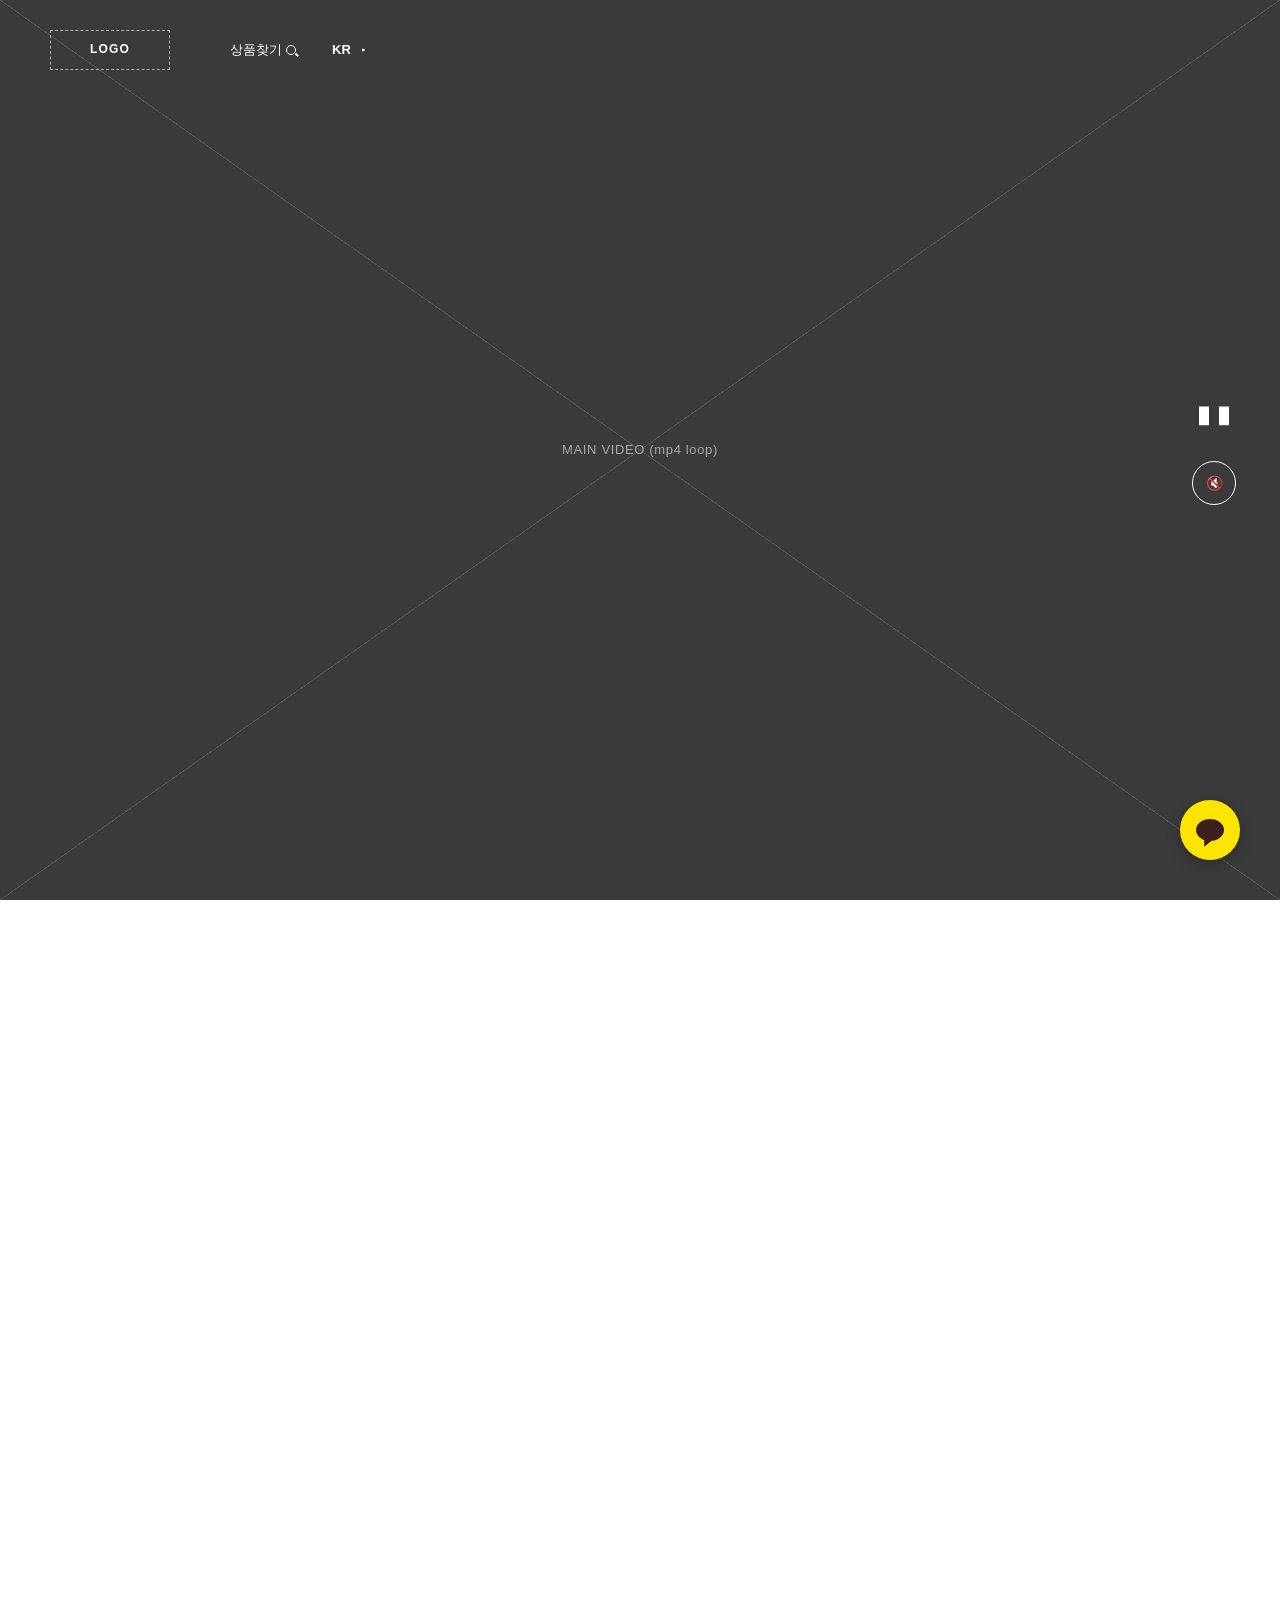
<file: index.html>
<!DOCTYPE html>
<html lang="ko">
<head>
  <meta charset="UTF-8">
  <meta name="viewport" content="width=device-width, initial-scale=1.0">
  <title>Hotel Main – Low-fidelity Wireframe</title>
  <link rel="stylesheet" href="css/style.css">
</head>
<body>

<a href="#intro" class="skip" data-fp-link>본문 바로가기</a>

<!-- ============================================================
     HEADER
     - data-mode="hero"    : 메인 영상 위 (햄버거 · 상품찾기 · KR, 투명)
     - data-mode="default" : 그 외 섹션 (GNB + KR · 프로필, 흰 배경)
============================================================ -->
<header class="header" id="header" data-mode="hero">

  <!-- 히어로용 미니 헤더 -->
  <div class="hd-hero">
    <a href="#hero" data-fp-link class="hd-logo"><span class="ph-box">LOGO</span></a>
    <button type="button" class="btn-ham" aria-label="전체메뉴 열기" aria-expanded="false" aria-controls="allMenu">
      <span></span><span></span><span></span>
    </button>
    <a href="#" class="hd-link">상품찾기 <i class="ico-search" aria-hidden="true"></i></a>
    <button type="button" class="hd-lang">KR <i aria-hidden="true">▸</i></button>
  </div>

  <!-- 기본 헤더 -->
  <div class="hd-full">
    <div class="gnb-bar">
      <h1 class="logo"><a href="#hero" data-fp-link><span class="ph-box">LOGO</span></a></h1>
      <nav class="gnb" aria-label="주메뉴">
        <a href="reservation.html" class="reserv-btn">RESERVATION <i class="ico-grid" aria-hidden="true"></i></a>
        <span class="gnb-sep" aria-hidden="true"></span>
        <ul class="gnb-list">
          <li><a href="about.html">ABOUT US</a></li>
          <li><a href="programs.html">PROGRAMS</a></li>
          <li><a href="partners.html">PARTNERS</a></li>
          <li><a href="magazine.html">MAGAZINE</a></li>
          <li><a href="community.html">COMMUNITY</a></li>
          <li><a href="faq.html">FAQ</a></li>
        </ul>
      </nav>
      <div class="gnb-side">
        <button type="button" class="hd-lang">KR <i aria-hidden="true">▸</i></button>
        <div class="profile">
          <button type="button" class="profile-btn" aria-expanded="false" aria-controls="profileMenu" aria-label="회원 메뉴">
            <span class="profile-img" aria-hidden="true"></span>
          </button>
          <ul class="profile-list" id="profileMenu">
            <li><a href="#">로그인</a></li>
            <li><a href="#">회원가입</a></li>
          </ul>
        </div>
      </div>
      <button type="button" class="btn-ham dark" aria-label="전체메뉴 열기" aria-expanded="false" aria-controls="allMenu">
        <span></span><span></span><span></span>
      </button>
    </div>
  </div>
</header>

<!-- ============================================================
     전체메뉴 (슬라이드 다운 / 슬라이드 업)
============================================================ -->
<div class="all-menu" id="allMenu" aria-hidden="true" inert data-fp-ignore>
  <div class="am-head">
    <span class="ph-box emblem">EMBLEM</span>
    <button type="button" class="am-close" aria-label="전체메뉴 닫기"><span></span><span></span></button>
  </div>

  <nav class="am-body" aria-label="전체메뉴">
    <ul class="am-menu">
      <li><a href="about.html">ABOUT US</a></li>
      <li><a href="programs.html">PROGRAMS</a></li>
      <li><a href="partners.html">PARTNERS</a></li>
      <li><a href="magazine.html">MAGAZINE</a></li>
      <li><a href="community.html">COMMUNITY</a></li>
      <li><a href="faq.html">FAQ</a></li>
      <li><a href="reservation.html">RESERVATION</a></li>
    </ul>
    <div class="am-member">
      <a href="#" class="am-login">로그인</a>
      <a href="#" class="am-join">회원가입</a>
    </div>
  </nav>
</div>

<!-- ============================================================
     HERO – 첫 화면만 풀페이지 방식 (js/hero-scroll.js)
     · 아래로 스크롤 1번 → 영상이 위로 올라가고 본문 노출
     · 본문 맨 위에서 위로 스크롤 → 영상이 다시 내려옴
============================================================ -->
    <!-- 01 HERO -->
<section class="s-hero" id="hero" aria-label="메인 영상">
      <div class="hero-media ph dark">MAIN VIDEO (mp4 loop)</div>
      <div class="hero-ctrl">
        <button type="button" class="btn-ctrl" id="btnPlay" aria-pressed="true" aria-label="영상 일시정지">❚❚</button>
        <button type="button" class="btn-ctrl circle" id="btnSound" aria-pressed="false" aria-label="소리 켜기">🔇</button>
      </div>
</section>

<!-- 본문 (일반 스크롤) -->
<main id="content">

    <!-- 02 INTRO -->
    <section class="s-intro" id="intro">
      <div class="intro-inner">
        <span class="ph-box lg">BRAND LOGO</span>
        <h2 class="h-serif xl">Brand Headline Copy<br>Two Lines Maximum</h2>
        <a href="#" class="link-more">Read More</a>
      </div>
      <span class="sec-line" aria-hidden="true"></span>
    </section>

    <!-- 03 ROOMS (긴 섹션) -->
    <section class="s-feature" id="rooms">
      <div class="feat-head">
        <p class="label">ROOMS</p>
        <h2 class="h-serif">Section Title Copy</h2>
        <p class="feat-txt">
          섹션 소개 첫 번째 줄 텍스트가 들어갑니다.<br>
          두 번째 줄 – 공간의 특징과 분위기를 설명하는 문장이 들어갑니다.<br>
          세 번째 줄 – 마무리 문장이 들어갑니다.
        </p>
        <a href="#" class="link-more">View More</a>
      </div>
      <div class="feat-visual">
        <div class="ph feat-img">MAIN IMAGE</div>
      </div>
      <div class="feat-story">
        <div class="ph feat-thumb">B/W IMAGE</div>
        <div class="feat-desc">
          <h3 class="h-serif sm">Feature Block Title</h3>
          <p>소개 텍스트 4줄 분량. 디자인 컨셉이나 브랜드 스토리에 대한 설명이 들어갑니다.
            Lorem ipsum dolor sit amet, consectetur adipiscing elit, sed do eiusmod tempor incididunt ut labore.</p>
        </div>
      </div>
    </section>

    <!-- 04 DINING (긴 섹션) -->
    <section class="s-feature" id="dining">
      <div class="feat-head">
        <p class="label">DINING</p>
        <h2 class="h-serif">Section Title Copy</h2>
        <p class="feat-txt">
          섹션 소개 첫 번째 줄 텍스트가 들어갑니다.<br>
          두 번째 줄 – 레스토랑의 특징과 분위기를 설명하는 문장이 들어갑니다.<br>
          세 번째 줄 – 마무리 문장이 들어갑니다.
        </p>
        <a href="#" class="link-more">View More</a>
      </div>
      <div class="feat-visual">
        <div class="ph feat-img">MAIN IMAGE</div>
      </div>
      <div class="feat-story">
        <div class="ph feat-thumb">B/W IMAGE</div>
        <div class="feat-desc">
          <h3 class="h-serif sm">Feature Block Title</h3>
          <p>소개 텍스트 4줄 분량. 대표 레스토랑의 역사나 스토리에 대한 설명이 들어갑니다.
            Lorem ipsum dolor sit amet, consectetur adipiscing elit, sed do eiusmod tempor incididunt ut labore.</p>
        </div>
      </div>
    </section>

    <!-- 05 MEETING & WEDDING (긴 섹션) -->
    <section class="s-feature" id="meeting">
      <div class="feat-head">
        <p class="label">MEETING &amp; WEDDING</p>
        <h2 class="h-serif">Section Title Copy</h2>
        <p class="feat-txt">
          섹션 소개 첫 번째 줄 텍스트가 들어갑니다.<br>
          두 번째 줄 – 연회·웨딩 공간의 특징을 설명하는 문장이 들어갑니다.<br>
          세 번째 줄 – 마무리 문장이 들어갑니다.
        </p>
        <a href="#" class="link-more">View More</a>
      </div>
      <div class="feat-visual">
        <div class="ph feat-img">MAIN IMAGE</div>
      </div>
      <div class="feat-story">
        <div class="ph feat-thumb">B/W IMAGE<small>사진 출처 캡션</small></div>
        <div class="feat-desc">
          <h3 class="h-serif sm">Feature Block Title</h3>
          <p>소개 텍스트 4줄 분량. 대표 연회와 행사 이력에 대한 설명이 들어갑니다.
            Lorem ipsum dolor sit amet, consectetur adipiscing elit, sed do eiusmod tempor incididunt ut labore.</p>
        </div>
      </div>
    </section>
     <!-- 06 APPLY (모집 안내 + 문의처) -->
    <section class="s-apply" id="apply">
      <div class="apply-bg ph dark">BACKGROUND IMAGE</div>
      <div class="apply-inner">
        <p class="apply-label">APPLY</p>
        <h2 class="apply-tit">THE PRINCESS 1기 모집</h2>
        <span class="apply-line" aria-hidden="true"></span>
        <p class="apply-txt">
          브랜드의 첫 시작을 함께할 분들을 기다립니다. 자신에게 어울리는 아름다움을 알아가고 싶은 분,<br>
          막연했던 자기관리에 기준을 세우고 싶은 분, 결혼을 비롯한 삶의 중요한 전환점에서 새로운 모습을<br>
          준비하고 싶은 분께.
        </p>
        <a href="https://www.instagram.com/theph.house/" class="apply-btn" target="_blank" rel="noopener">APPLY NOW</a>
        <div class="apply-contact">
          <p class="contact-tit">PARTNERSHIP &amp; INQUIRY</p>
          <dl>
            <div><dt>INSTAGRAM</dt><dd><a href="https://www.instagram.com/theph.house/" target="_blank" rel="noopener">@theph.house</a></dd></div>
            <div><dt>EMAIL</dt><dd><a href="mailto:letter.for.princess@gmail.com">letter.for.princess@gmail.com</a></dd></div>
          </dl>
        </div>
      </div>
    </section>

</main>

<!-- FOOTER -->
      <footer class="footer" id="footer">
        <ul class="family-logos" aria-label="계열 호텔">
          <li><a href="#" class="ph-box">HOTEL 01</a></li>
          <li><a href="#" class="ph-box">HOTEL 02</a></li>
          <li><a href="#" class="ph-box">HOTEL 03</a></li>
          <li><a href="#" class="ph-box">HOTEL 04</a></li>
          <li><a href="#" class="ph-box">HOTEL 05</a></li>
          <li><a href="#" class="ph-box">HOTEL 06</a></li>
          <li><a href="#" class="ph-box">HOTEL 07</a></li>
          <li><a href="#" class="ph-box">HOTEL 08</a></li>
          <li><a href="#" class="ph-box">HOTEL 09</a></li>
        </ul>
        <div class="foot-main">
          <span class="ph-box foot-logo">GROUP<br>LOGO</span>
          <div class="foot-info">
            <ul class="policy">
              <li><a href="#">고객센터</a></li>
              <li><a href="#">웹사이트 이용약관</a></li>
              <li><a href="#">이메일무단수집금지</a></li>
              <li><a href="#">영상정보처리기기운영·관리방침</a></li>
              <li><a href="#" class="point">개인정보처리방침</a></li>
            </ul>
            <address>
              <p>주소 : 서울특별시 OO구 OO로 000 &nbsp; 대표이사 : 홍길동 &nbsp; T. 00-000-0000 &nbsp; E. info@hotel.com</p>
              <p>사업자등록번호 000-00-00000 &nbsp; 통신판매신고번호 제0000-서울OO-0000호 &nbsp; 호스팅서비스제공자 : OOOO <a href="#" class="btn-biz">사업자정보확인</a></p>
              <p class="copy">Copyright © 2026 HOTEL GROUP Co. All rights reserved.</p>
            </address>
          </div>
          <div class="foot-side">
            <div class="family">
              <button type="button" class="family-btn" aria-expanded="false" aria-controls="familyList">FAMILY SITES <i aria-hidden="true">⌄</i></button>
              <ul class="family-list" id="familyList">
                <li><a href="#">Family Site 01</a></li><li><a href="#">Family Site 02</a></li>
                <li><a href="#">Family Site 03</a></li><li><a href="#">Family Site 04</a></li>
                <li><a href="#">Family Site 05</a></li><li><a href="#">Family Site 06</a></li>
              </ul>
            </div>
            <ul class="sns">
              <li><a href="#" class="sns-ico" aria-label="공식 앱">J</a></li>
              <li><a href="#" class="sns-ico" aria-label="메신저 채널">Ch</a></li>
              <li><a href="#" class="sns-ico" aria-label="인스타그램">I</a></li>
              <li><a href="#" class="sns-ico" aria-label="유튜브">▶</a></li>
            </ul>
          </div>
        </div>
      </footer>

<!-- 카카오톡 채널 바로가기 (화면 오른쪽 아래 고정)
     TODO: href 를 채널 주소(https://pf.kakao.com/_채널ID/chat)로 바꾸고 target="_blank" rel="noopener" 추가 -->
<a href="#" class="kakao-fab" aria-label="카카오톡 채널 상담"><i aria-hidden="true"></i></a>

<script src="js/hero-scroll.js"></script>
<script src="js/ui.js"></script>
</body>
</html>
</file>
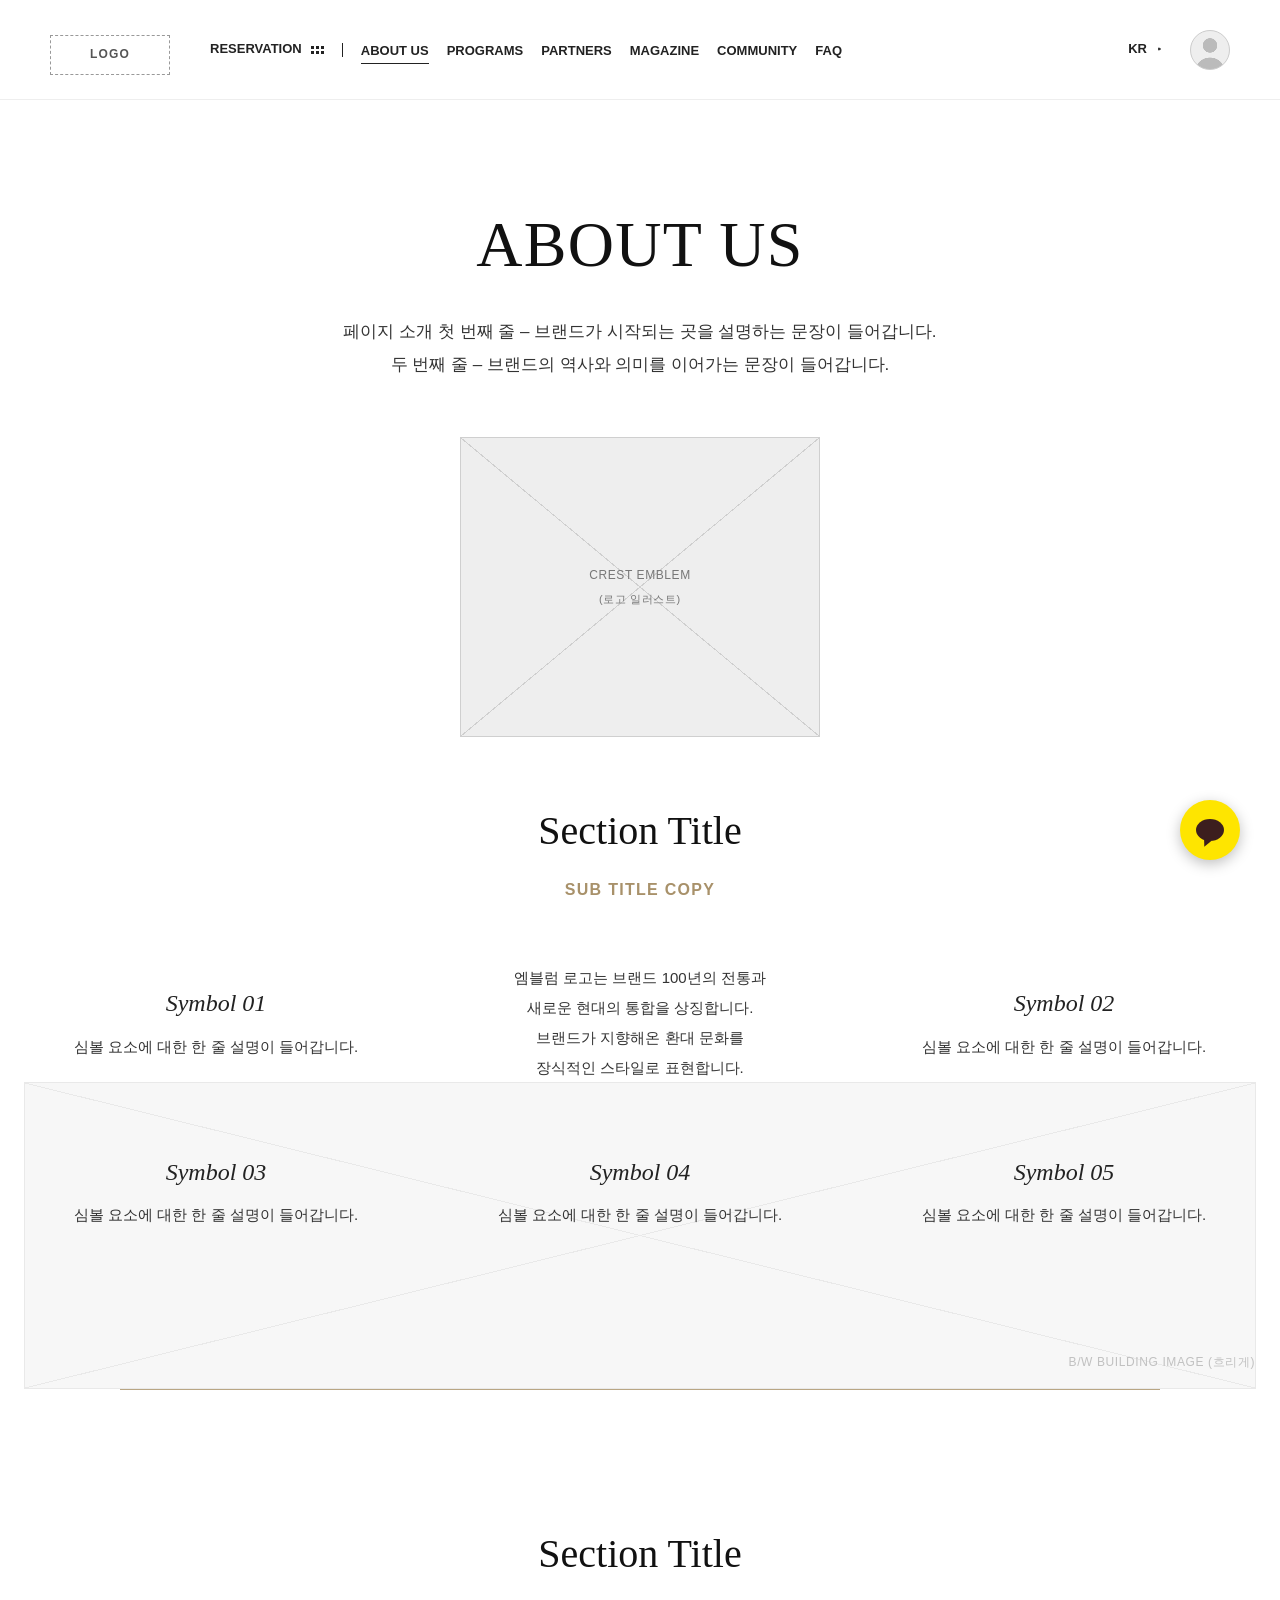
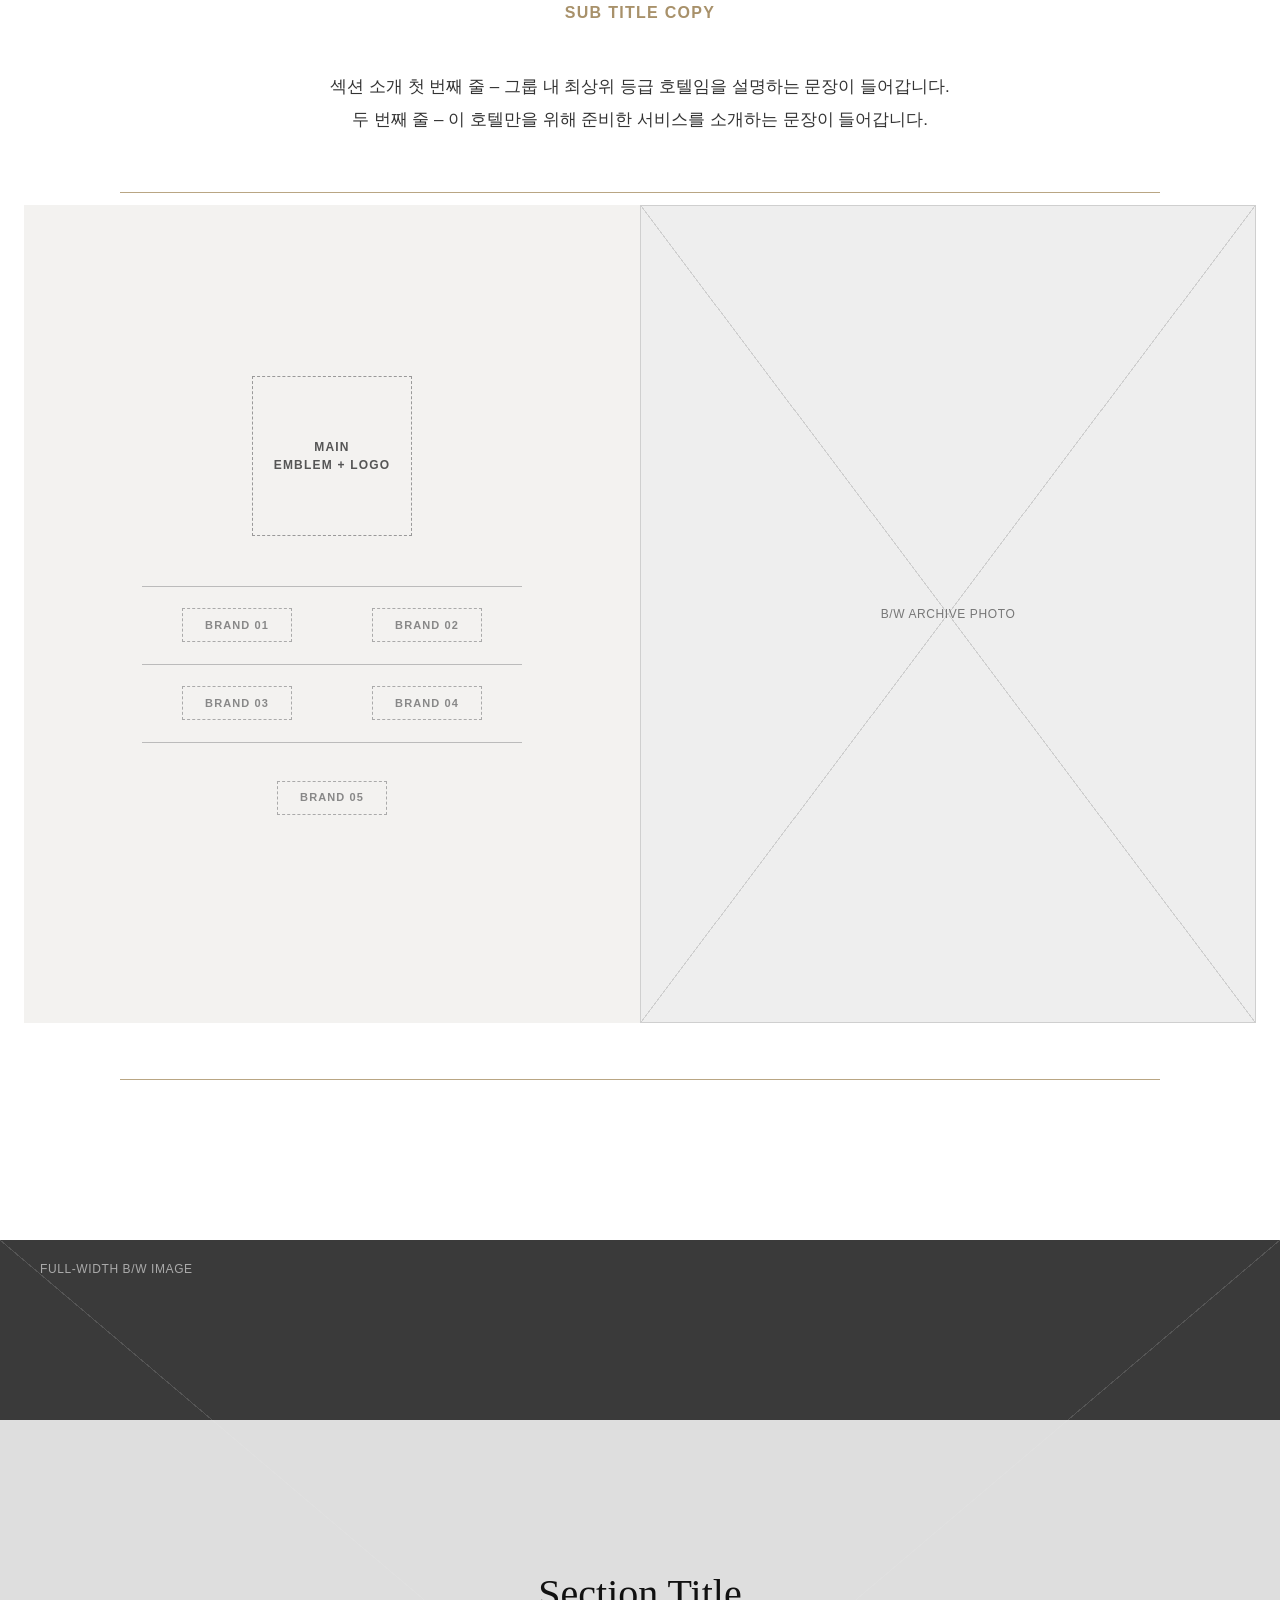
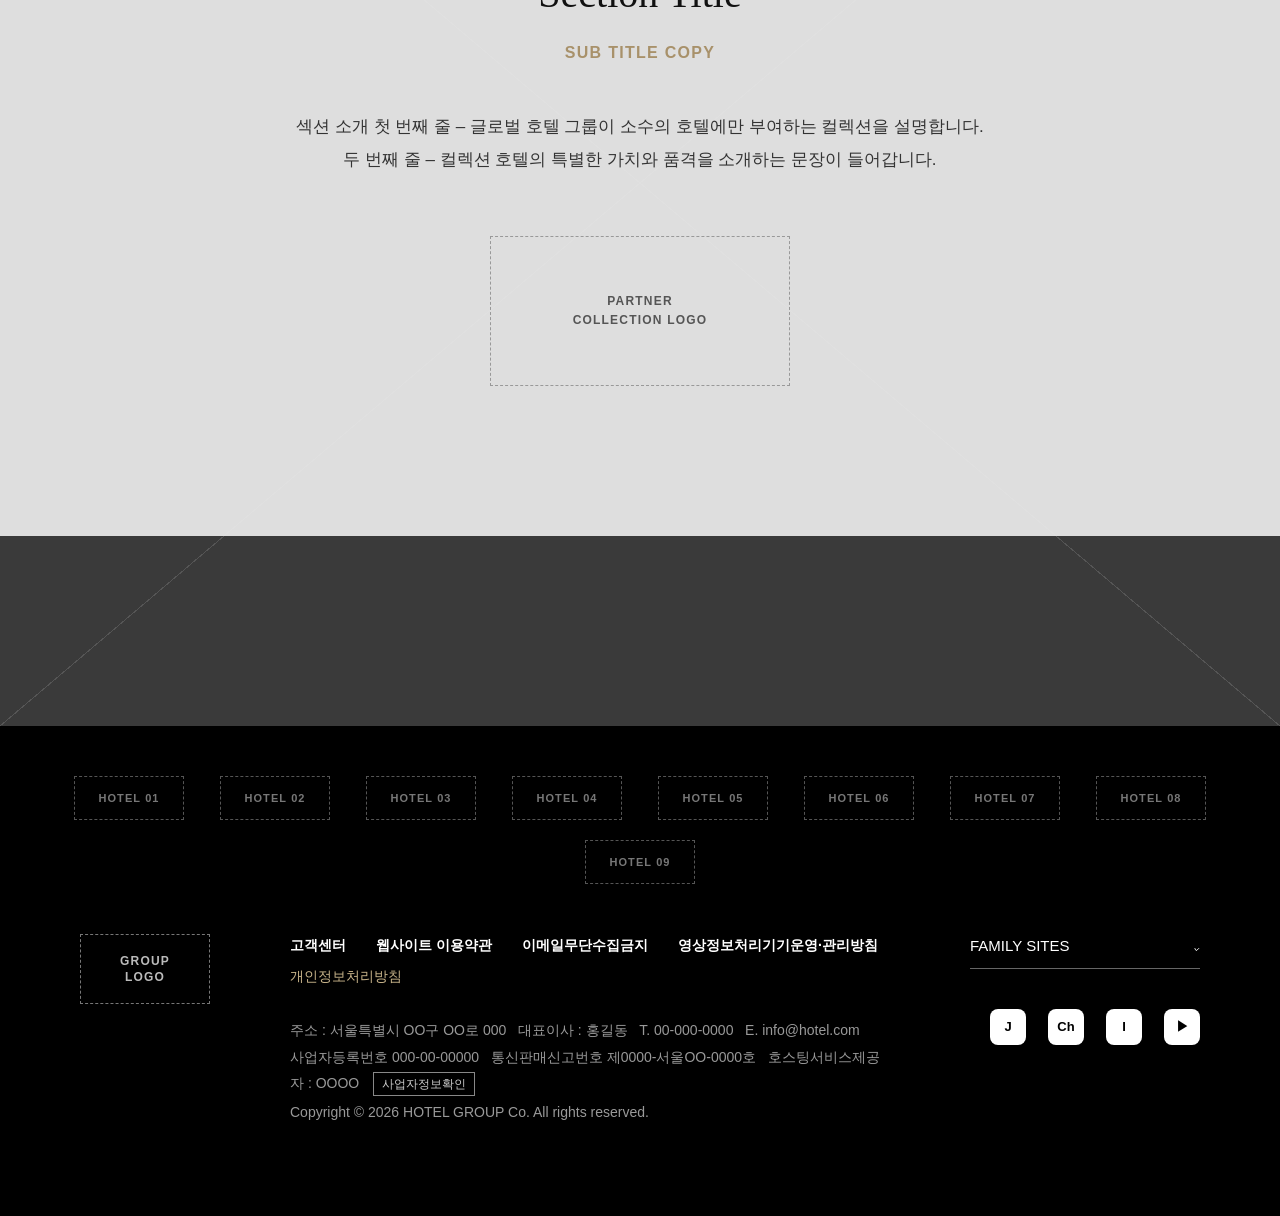
<file: about.html>
<!DOCTYPE html>
<html lang="ko" class="is-content">
<head>
  <meta charset="UTF-8">
  <meta name="viewport" content="width=device-width, initial-scale=1.0">
  <title>ABOUT US – Low-fidelity Wireframe</title>
  <link rel="stylesheet" href="css/style.css">
  <link rel="stylesheet" href="css/sub.css">
  <link rel="stylesheet" href="css/about.css">
</head>
<body>

<a href="#content" class="skip">본문 바로가기</a>

<!-- ============================================================
     HEADER
     - data-mode="default"    : 메인 영상 위 (햄버거 · 상품찾기 · KR, 투명)
     - data-mode="default" : 그 외 섹션 (GNB + KR · 프로필, 흰 배경)
============================================================ -->
<header class="header" id="header" data-mode="default">

  <!-- 히어로용 미니 헤더 -->
  <div class="hd-hero">
    <a href="index.html" class="hd-logo"><span class="ph-box">LOGO</span></a>
    <button type="button" class="btn-ham" aria-label="전체메뉴 열기" aria-expanded="false" aria-controls="allMenu">
      <span></span><span></span><span></span>
    </button>
    <a href="#" class="hd-link">상품찾기 <i class="ico-search" aria-hidden="true"></i></a>
    <button type="button" class="hd-lang">KR <i aria-hidden="true">▸</i></button>
  </div>

  <!-- 기본 헤더 -->
  <div class="hd-full">
    <div class="gnb-bar">
      <h1 class="logo"><a href="index.html"><span class="ph-box">LOGO</span></a></h1>
      <nav class="gnb" aria-label="주메뉴">
        <a href="reservation.html" class="reserv-btn">RESERVATION <i class="ico-grid" aria-hidden="true"></i></a>
        <span class="gnb-sep" aria-hidden="true"></span>
        <ul class="gnb-list">
          <li><a href="about.html" class="on" aria-current="page">ABOUT US</a></li>
          <li><a href="programs.html">PROGRAMS</a></li>
          <li><a href="partners.html">PARTNERS</a></li>
          <li><a href="magazine.html">MAGAZINE</a></li>
          <li><a href="community.html">COMMUNITY</a></li>
          <li><a href="faq.html">FAQ</a></li>
        </ul>
      </nav>
      <div class="gnb-side">
        <button type="button" class="hd-lang">KR <i aria-hidden="true">▸</i></button>
        <div class="profile">
          <button type="button" class="profile-btn" aria-expanded="false" aria-controls="profileMenu" aria-label="회원 메뉴">
            <span class="profile-img" aria-hidden="true"></span>
          </button>
          <ul class="profile-list" id="profileMenu">
            <li><a href="#">로그인</a></li>
            <li><a href="#">회원가입</a></li>
          </ul>
        </div>
      </div>
      <button type="button" class="btn-ham dark" aria-label="전체메뉴 열기" aria-expanded="false" aria-controls="allMenu">
        <span></span><span></span><span></span>
      </button>
    </div>

    <!-- 서브바 (스크롤 시 GNB 줄 대신 노출) -->
    <div class="sub-bar">
      <p class="sub-name"><a href="index.html">HOTEL NAME</a></p>
      <a href="reservation.html" class="sub-reserv">RESERVATION</a>
      <nav class="crumb" aria-label="현재 위치">
        <ol>
          <li><a href="index.html">HOME</a></li>
          <li class="dd">
            <button type="button" class="dd-btn" aria-expanded="false">ABOUT <i class="caret" aria-hidden="true"></i></button>
            <ul class="dd-list">
              <li><a href="about.html" aria-current="true">ABOUT</a></li>
              <li><a href="programs.html">PROGRAM</a></li>
              <li><a href="partners.html">PARTNERS</a></li>
              <li><a href="magazine.html">MAGAZINE</a></li>
              <li><a href="community.html">COMMUNITY</a></li>
              <li><a href="faq.html">FAQ</a></li>
              <li><a href="reservation.html">RESERVATION</a></li>
            </ul>
          </li>
          <li class="dd">
            <button type="button" class="dd-btn" aria-expanded="false">ABOUT US <i class="caret" aria-hidden="true"></i></button>
            <ul class="dd-list">
              <li><a href="about.html" aria-current="page">ABOUT US</a></li>
              <li><a href="#">OUR PROMISE</a></li>
              <li><a href="#">LOCATION &amp; TRANSPORTATION</a></li>
              <li><a href="faq.html">FAQ</a></li>
              <li><a href="#">CONTACT US</a></li>
            </ul>
          </li>
        </ol>
      </nav>
    </div>
  </div>
</header>

<!-- ============================================================
     전체메뉴 (슬라이드 다운 / 슬라이드 업)
============================================================ -->
<div class="all-menu" id="allMenu" aria-hidden="true" inert data-fp-ignore>
  <div class="am-head">
    <span class="ph-box emblem">EMBLEM</span>
    <button type="button" class="am-close" aria-label="전체메뉴 닫기"><span></span><span></span></button>
  </div>

  <nav class="am-body" aria-label="전체메뉴">
    <ul class="am-menu">
      <li><a href="about.html" aria-current="page">ABOUT US</a></li>
      <li><a href="programs.html">PROGRAMS</a></li>
      <li><a href="partners.html">PARTNERS</a></li>
      <li><a href="magazine.html">MAGAZINE</a></li>
      <li><a href="community.html">COMMUNITY</a></li>
      <li><a href="faq.html">FAQ</a></li>
      <li><a href="reservation.html">RESERVATION</a></li>
    </ul>
    <div class="am-member">
      <a href="#" class="am-login">로그인</a>
      <a href="#" class="am-join">회원가입</a>
    </div>
  </nav>
</div>

<!-- 본문 (일반 스크롤 – 메인 영상 없음) -->
<main id="content" class="page-about">

    <!-- 01 PAGE INTRO – 첫 화면 : 페이지 타이틀 + 소개 + 대형 엠블럼 -->
    <section class="ab-intro" id="intro">
      <h2 class="ab-page-tit">ABOUT US</h2>
      <p class="ab-page-txt">
        페이지 소개 첫 번째 줄 – 브랜드가 시작되는 곳을 설명하는 문장이 들어갑니다.<br>
        두 번째 줄 – 브랜드의 역사와 의미를 이어가는 문장이 들어갑니다.
      </p>
      <div class="ph ab-emblem">CREST EMBLEM<small>(로고 일러스트)</small></div>
    </section>

    <!-- 02 THE CREST – 엠블럼 구성 요소 설명 (3열 × 2행 + 배경 건물 이미지) -->
    <section class="ab-sec ab-crest" id="crest">
      <div class="ab-head">
        <h2 class="ab-tit">Section Title</h2>
        <p class="ab-sub">SUB TITLE COPY</p>
      </div>

      <div class="crest-body">
        <div class="ph crest-bg" aria-hidden="true">B/W BUILDING IMAGE (흐리게)</div>
        <ul class="crest-grid">
          <li class="crest-item">
            <h3 class="crest-name">Symbol 01</h3>
            <p>심볼 요소에 대한 한 줄 설명이 들어갑니다.</p>
          </li>
          <li class="crest-item crest-lead">
            <p>
              엠블럼 로고는 브랜드 100년의 전통과<br>
              새로운 현대의 통합을 상징합니다.<br>
              브랜드가 지향해온 환대 문화를<br>
              장식적인 스타일로 표현합니다.
            </p>
          </li>
          <li class="crest-item">
            <h3 class="crest-name">Symbol 02</h3>
            <p>심볼 요소에 대한 한 줄 설명이 들어갑니다.</p>
          </li>
          <li class="crest-item">
            <h3 class="crest-name">Symbol 03</h3>
            <p>심볼 요소에 대한 한 줄 설명이 들어갑니다.</p>
          </li>
          <li class="crest-item">
            <h3 class="crest-name">Symbol 04</h3>
            <p>심볼 요소에 대한 한 줄 설명이 들어갑니다.</p>
          </li>
          <li class="crest-item">
            <h3 class="crest-name">Symbol 05</h3>
            <p>심볼 요소에 대한 한 줄 설명이 들어갑니다.</p>
          </li>
        </ul>
      </div>
      <span class="sec-line" aria-hidden="true"></span>
    </section>

    <!-- 03 THE HIGHEST LUXURY – 브랜드 포지션 + 계열 브랜드 로고 패널 / 흑백 사진 -->
    <section class="ab-sec ab-brand" id="brand">
      <div class="ab-head">
        <h2 class="ab-tit">Section Title</h2>
        <p class="ab-sub">SUB TITLE COPY</p>
        <p class="ab-txt">
          섹션 소개 첫 번째 줄 – 그룹 내 최상위 등급 호텔임을 설명하는 문장이 들어갑니다.<br>
          두 번째 줄 – 이 호텔만을 위해 준비한 서비스를 소개하는 문장이 들어갑니다.
        </p>
      </div>
      <span class="sec-line" aria-hidden="true"></span>

      <div class="brand-row">
        <div class="brand-panel">
          <span class="ph-box brand-main">MAIN<br>EMBLEM + LOGO</span>
          <ul class="brand-logos" aria-label="계열 브랜드">
            <li><span class="ph-box">BRAND 01</span></li>
            <li><span class="ph-box">BRAND 02</span></li>
            <li><span class="ph-box">BRAND 03</span></li>
            <li><span class="ph-box">BRAND 04</span></li>
            <li class="full"><span class="ph-box">BRAND 05</span></li>
          </ul>
        </div>
        <div class="ph brand-img">B/W ARCHIVE PHOTO</div>
      </div>
      <span class="sec-line" aria-hidden="true"></span>
    </section>

    <!-- 04 LUXURY COLLECTION – 풀폭 흑백 배경 + 가운데 반투명 밴드 -->
    <section class="ab-collection" id="collection">
      <div class="ph dark coll-bg" aria-hidden="true">FULL-WIDTH B/W IMAGE</div>
      <div class="coll-band">
        <div class="ab-head">
          <h2 class="ab-tit">Section Title</h2>
          <p class="ab-sub">SUB TITLE COPY</p>
          <p class="ab-txt">
            섹션 소개 첫 번째 줄 – 글로벌 호텔 그룹이 소수의 호텔에만 부여하는 컬렉션을 설명합니다.<br>
            두 번째 줄 – 컬렉션 호텔의 특별한 가치와 품격을 소개하는 문장이 들어갑니다.
          </p>
        </div>
        <span class="ph-box coll-logo">PARTNER<br>COLLECTION LOGO</span>
      </div>
    </section>

</main>

<!-- FOOTER -->
      <footer class="footer" id="footer">
        <ul class="family-logos" aria-label="계열 호텔">
          <li><a href="#" class="ph-box">HOTEL 01</a></li>
          <li><a href="#" class="ph-box">HOTEL 02</a></li>
          <li><a href="#" class="ph-box">HOTEL 03</a></li>
          <li><a href="#" class="ph-box">HOTEL 04</a></li>
          <li><a href="#" class="ph-box">HOTEL 05</a></li>
          <li><a href="#" class="ph-box">HOTEL 06</a></li>
          <li><a href="#" class="ph-box">HOTEL 07</a></li>
          <li><a href="#" class="ph-box">HOTEL 08</a></li>
          <li><a href="#" class="ph-box">HOTEL 09</a></li>
        </ul>
        <div class="foot-main">
          <span class="ph-box foot-logo">GROUP<br>LOGO</span>
          <div class="foot-info">
            <ul class="policy">
              <li><a href="#">고객센터</a></li>
              <li><a href="#">웹사이트 이용약관</a></li>
              <li><a href="#">이메일무단수집금지</a></li>
              <li><a href="#">영상정보처리기기운영·관리방침</a></li>
              <li><a href="#" class="point">개인정보처리방침</a></li>
            </ul>
            <address>
              <p>주소 : 서울특별시 OO구 OO로 000 &nbsp; 대표이사 : 홍길동 &nbsp; T. 00-000-0000 &nbsp; E. info@hotel.com</p>
              <p>사업자등록번호 000-00-00000 &nbsp; 통신판매신고번호 제0000-서울OO-0000호 &nbsp; 호스팅서비스제공자 : OOOO <a href="#" class="btn-biz">사업자정보확인</a></p>
              <p class="copy">Copyright © 2026 HOTEL GROUP Co. All rights reserved.</p>
            </address>
          </div>
          <div class="foot-side">
            <div class="family">
              <button type="button" class="family-btn" aria-expanded="false" aria-controls="familyList">FAMILY SITES <i aria-hidden="true">⌄</i></button>
              <ul class="family-list" id="familyList">
                <li><a href="#">Family Site 01</a></li><li><a href="#">Family Site 02</a></li>
                <li><a href="#">Family Site 03</a></li><li><a href="#">Family Site 04</a></li>
                <li><a href="#">Family Site 05</a></li><li><a href="#">Family Site 06</a></li>
              </ul>
            </div>
            <ul class="sns">
              <li><a href="#" class="sns-ico" aria-label="공식 앱">J</a></li>
              <li><a href="#" class="sns-ico" aria-label="메신저 채널">Ch</a></li>
              <li><a href="#" class="sns-ico" aria-label="인스타그램">I</a></li>
              <li><a href="#" class="sns-ico" aria-label="유튜브">▶</a></li>
            </ul>
          </div>
        </div>
      </footer>

<!-- 카카오톡 채널 바로가기 (화면 오른쪽 아래 고정)
     TODO: href 를 채널 주소(https://pf.kakao.com/_채널ID/chat)로 바꾸고 target="_blank" rel="noopener" 추가 -->
<a href="#" class="kakao-fab" aria-label="카카오톡 채널 상담"><i aria-hidden="true"></i></a>

<script src="js/ui.js"></script>
<script src="js/sub.js"></script>
</body>
</html>
</file>
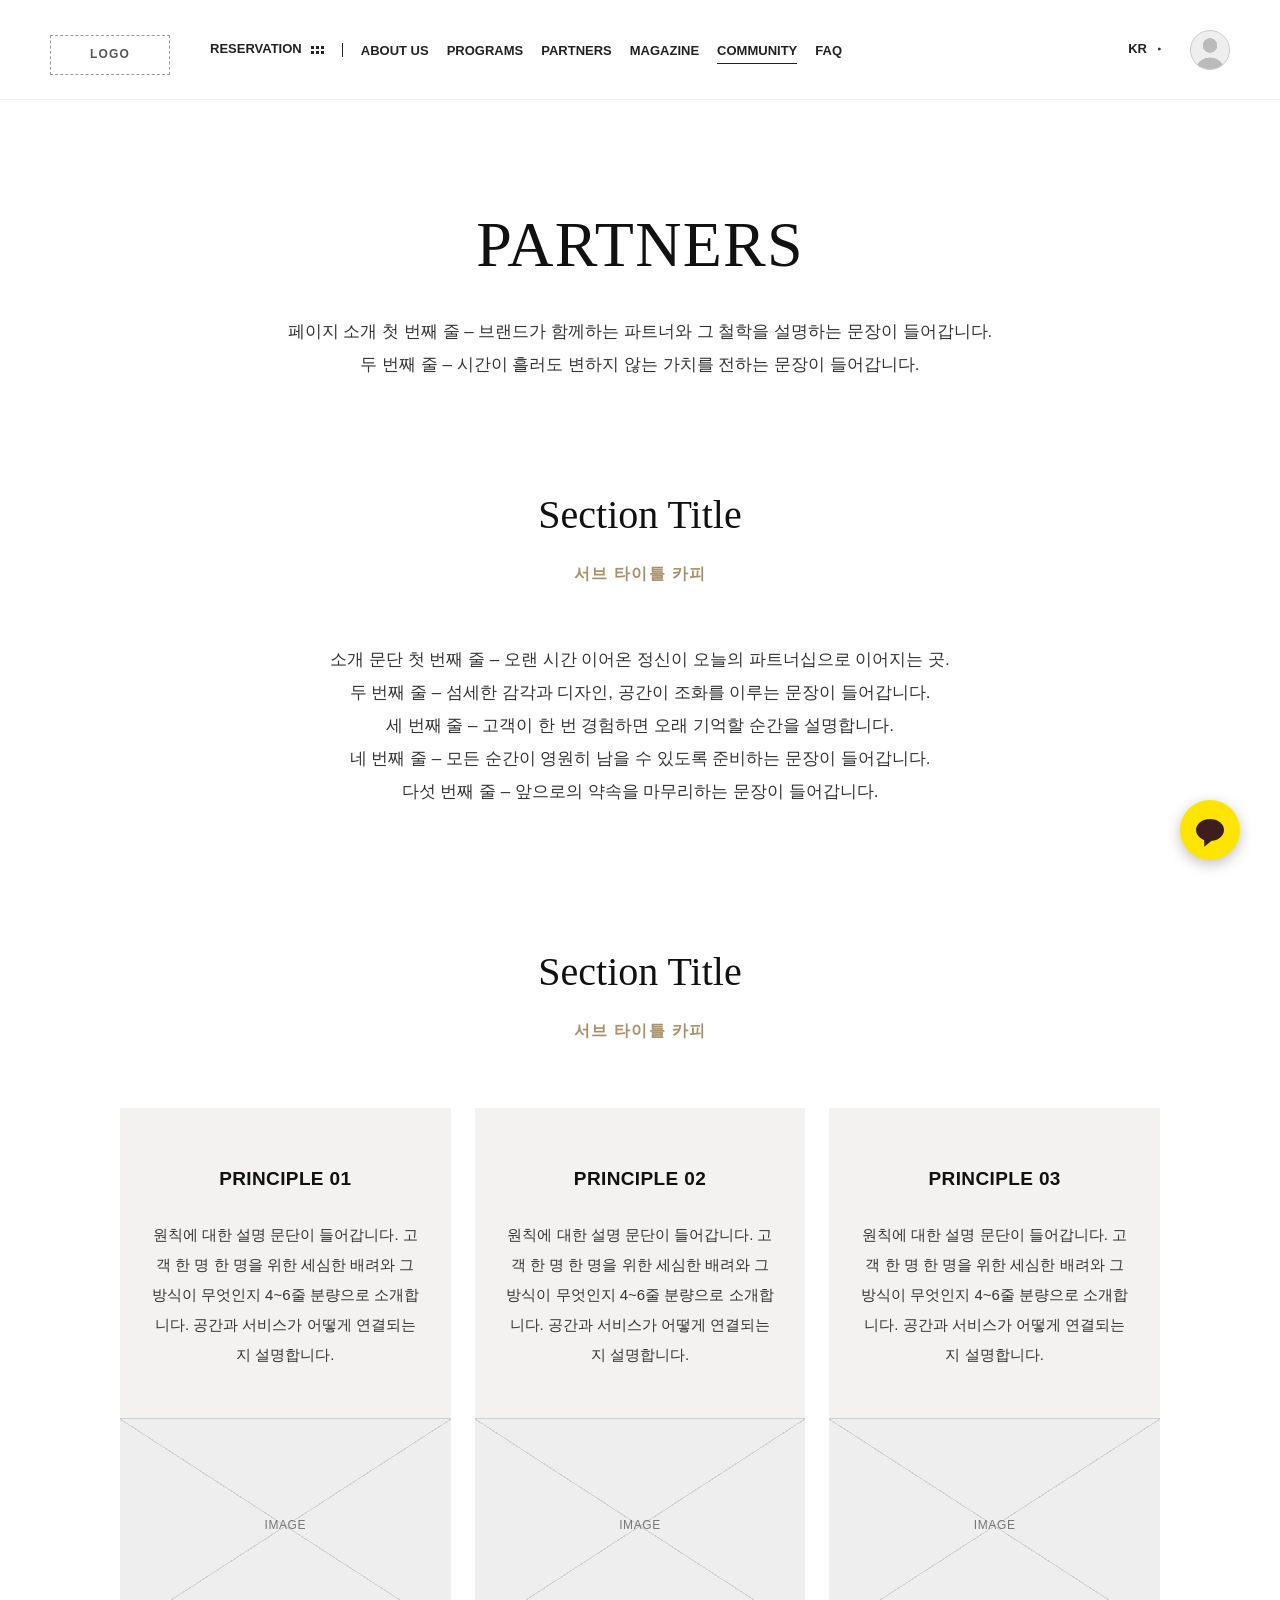
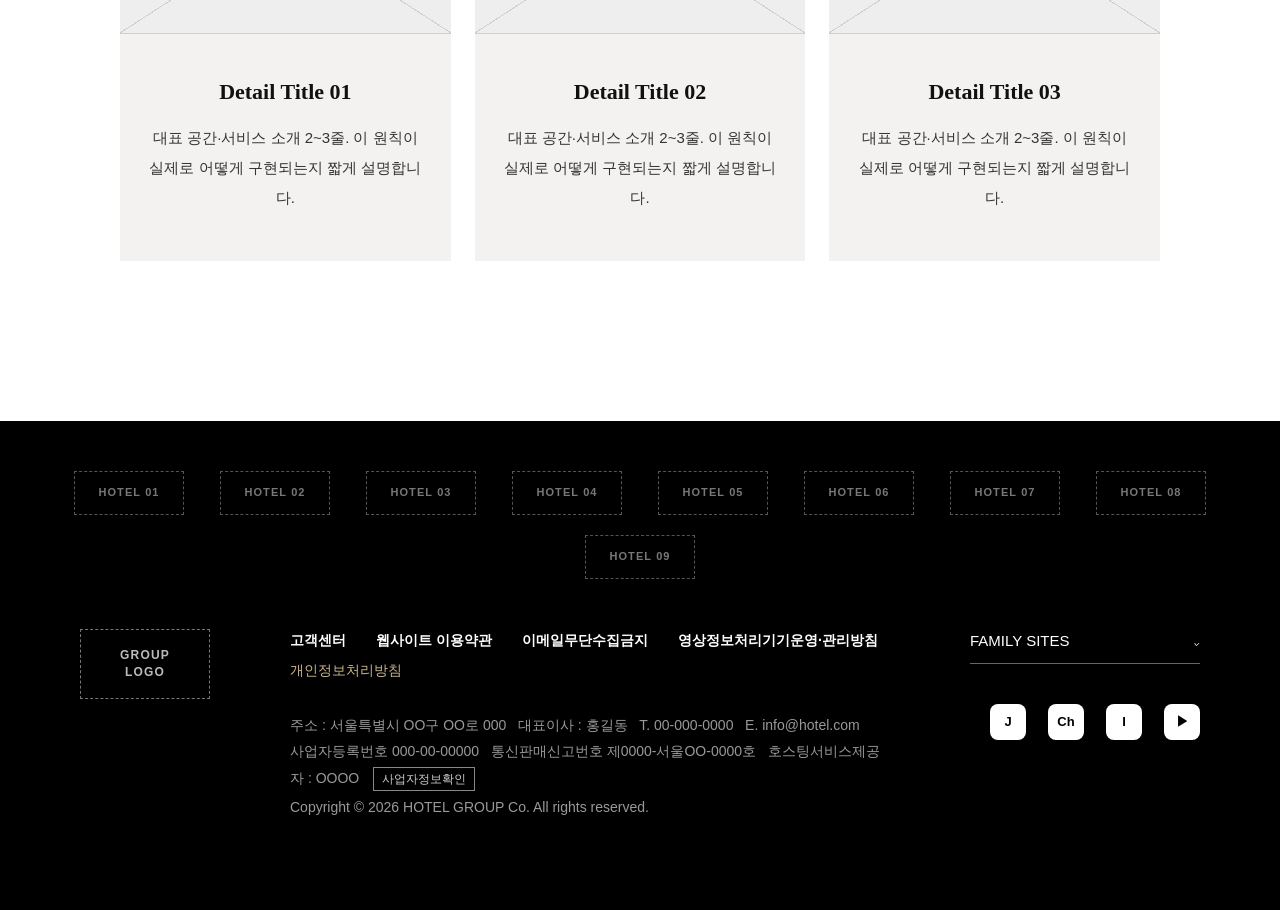
<file: community.html>
<!DOCTYPE html>
<html lang="ko" class="is-content">
<head>
  <meta charset="UTF-8">
  <meta name="viewport" content="width=device-width, initial-scale=1.0">
  <title>PARTNERS – Low-fidelity Wireframe</title>
  <link rel="stylesheet" href="css/style.css">
  <link rel="stylesheet" href="css/sub.css">
  <link rel="stylesheet" href="css/partners.css">
</head>
<body>

<a href="#content" class="skip">본문 바로가기</a>

<!-- ============================================================
     HEADER
     - data-mode="default"    : 메인 영상 위 (햄버거 · 상품찾기 · KR, 투명)
     - data-mode="default" : 그 외 섹션 (GNB + KR · 프로필, 흰 배경)
============================================================ -->
<header class="header" id="header" data-mode="default">

  <!-- 히어로용 미니 헤더 -->
  <div class="hd-hero">
    <a href="index.html" class="hd-logo"><span class="ph-box">LOGO</span></a>
    <button type="button" class="btn-ham" aria-label="전체메뉴 열기" aria-expanded="false" aria-controls="allMenu">
      <span></span><span></span><span></span>
    </button>
    <a href="#" class="hd-link">상품찾기 <i class="ico-search" aria-hidden="true"></i></a>
    <button type="button" class="hd-lang">KR <i aria-hidden="true">▸</i></button>
  </div>

  <!-- 기본 헤더 -->
  <div class="hd-full">
    <div class="gnb-bar">
      <h1 class="logo"><a href="index.html"><span class="ph-box">LOGO</span></a></h1>
      <nav class="gnb" aria-label="주메뉴">
        <a href="reservation.html" class="reserv-btn">RESERVATION <i class="ico-grid" aria-hidden="true"></i></a>
        <span class="gnb-sep" aria-hidden="true"></span>
        <ul class="gnb-list">
          <li><a href="about.html">ABOUT US</a></li>
          <li><a href="programs.html">PROGRAMS</a></li>
          <li><a href="partners.html">PARTNERS</a></li>
          <li><a href="magazine.html">MAGAZINE</a></li>
          <li><a href="community.html" class="on" aria-current="page">COMMUNITY</a></li>
          <li><a href="faq.html">FAQ</a></li>
        </ul>
      </nav>
      <div class="gnb-side">
        <button type="button" class="hd-lang">KR <i aria-hidden="true">▸</i></button>
        <div class="profile">
          <button type="button" class="profile-btn" aria-expanded="false" aria-controls="profileMenu" aria-label="회원 메뉴">
            <span class="profile-img" aria-hidden="true"></span>
          </button>
          <ul class="profile-list" id="profileMenu">
            <li><a href="#">로그인</a></li>
            <li><a href="#">회원가입</a></li>
          </ul>
        </div>
      </div>
      <button type="button" class="btn-ham dark" aria-label="전체메뉴 열기" aria-expanded="false" aria-controls="allMenu">
        <span></span><span></span><span></span>
      </button>
    </div>

    <!-- 서브바 (스크롤 시 GNB 줄 대신 노출) -->
    <div class="sub-bar">
      <p class="sub-name"><a href="index.html">HOTEL NAME</a></p>
      <a href="reservation.html" class="sub-reserv">RESERVATION</a>
      <nav class="crumb" aria-label="현재 위치">
        <ol>
          <li><a href="index.html">HOME</a></li>
          <li class="dd">
            <button type="button" class="dd-btn" aria-expanded="false">PARTNERS <i class="caret" aria-hidden="true"></i></button>
            <ul class="dd-list">
              <li><a href="about.html">ABOUT</a></li>
              <li><a href="programs.html">PROGRAM</a></li>
              <li><a href="partners.html" aria-current="true">PARTNERS</a></li>
              <li><a href="magazine.html">MAGAZINE</a></li>
              <li><a href="community.html">COMMUNITY</a></li>
              <li><a href="faq.html">FAQ</a></li>
              <li><a href="reservation.html">RESERVATION</a></li>
            </ul>
          </li>
          <li class="dd">
            <button type="button" class="dd-btn" aria-expanded="false">PARTNERS <i class="caret" aria-hidden="true"></i></button>
            <ul class="dd-list">
              <li><a href="partners.html" aria-current="page">PARTNERS</a></li>
              <li><a href="#">Restaurant 01</a></li>
              <li><a href="#">Lounge &amp; Bar</a></li>
              <li><a href="#">Restaurant 02</a></li>
              <li><a href="#">Restaurant 03</a></li>
              <li><a href="#">Deli</a></li>
            </ul>
          </li>
        </ol>
      </nav>
    </div>
  </div>
</header>

<!-- ============================================================
     전체메뉴 (슬라이드 다운 / 슬라이드 업)
============================================================ -->
<div class="all-menu" id="allMenu" aria-hidden="true" inert data-fp-ignore>
  <div class="am-head">
    <span class="ph-box emblem">EMBLEM</span>
    <button type="button" class="am-close" aria-label="전체메뉴 닫기"><span></span><span></span></button>
  </div>

  <nav class="am-body" aria-label="전체메뉴">
    <ul class="am-menu">
      <li><a href="about.html">ABOUT US</a></li>
      <li><a href="programs.html">PROGRAMS</a></li>
      <li><a href="partners.html">PARTNERS</a></li>
      <li><a href="magazine.html">MAGAZINE</a></li>
      <li><a href="community.html" aria-current="page">COMMUNITY</a></li>
      <li><a href="faq.html">FAQ</a></li>
      <li><a href="reservation.html">RESERVATION</a></li>
    </ul>
    <div class="am-member">
      <a href="#" class="am-login">로그인</a>
      <a href="#" class="am-join">회원가입</a>
    </div>
  </nav>
</div>

<!-- 본문 (일반 스크롤 – 메인 영상 없음) -->
<main id="content" class="page-partners">

    <!-- 01 PAGE INTRO – 가운데 정렬 타이틀 + 소개 -->
    <section class="pt-intro">
      <h2 class="pt-page-tit">PARTNERS</h2>
      <p class="pt-page-txt">
        페이지 소개 첫 번째 줄 – 브랜드가 함께하는 파트너와 그 철학을 설명하는 문장이 들어갑니다.<br>
        두 번째 줄 – 시간이 흘러도 변하지 않는 가치를 전하는 문장이 들어갑니다.
      </p>
    </section>

    <!-- 02 STATEMENT – 섹션 제목 + 금색 부제 + 소개 문단 -->
    <section class="pt-statement">
      <div class="ab-head">
        <h2 class="ab-tit">Section Title</h2>
        <p class="ab-sub">서브 타이틀 카피</p>
        <p class="ab-txt">
          소개 문단 첫 번째 줄 – 오랜 시간 이어온 정신이 오늘의 파트너십으로 이어지는 곳.<br>
          두 번째 줄 – 섬세한 감각과 디자인, 공간이 조화를 이루는 문장이 들어갑니다.<br>
          세 번째 줄 – 고객이 한 번 경험하면 오래 기억할 순간을 설명합니다.<br>
          네 번째 줄 – 모든 순간이 영원히 남을 수 있도록 준비하는 문장이 들어갑니다.<br>
          다섯 번째 줄 – 앞으로의 약속을 마무리하는 문장이 들어갑니다.
        </p>
      </div>
    </section>

    <!-- 03 PRINCIPLES – 3열 카드 : 위 설명 패널 · 사진 · 아래 설명 패널 -->
    <section class="ab-sec pt-principles">
      <div class="ab-head">
        <h2 class="ab-tit">Section Title</h2>
        <p class="ab-sub">서브 타이틀 카피</p>
      </div>

      <ul class="pt-cards">
        <li class="pt-card">
          <div class="pc-top">
            <h3 class="pc-tit">PRINCIPLE 01</h3>
            <p>원칙에 대한 설명 문단이 들어갑니다. 고객 한 명 한 명을 위한 세심한 배려와 그 방식이 무엇인지 4~6줄 분량으로 소개합니다. 공간과 서비스가 어떻게 연결되는지 설명합니다.</p>
          </div>
          <div class="ph pc-img">IMAGE</div>
          <div class="pc-bottom">
            <h4 class="pc-sub">Detail Title 01</h4>
            <p>대표 공간·서비스 소개 2~3줄. 이 원칙이 실제로 어떻게 구현되는지 짧게 설명합니다.</p>
          </div>
        </li>
        <li class="pt-card">
          <div class="pc-top">
            <h3 class="pc-tit">PRINCIPLE 02</h3>
            <p>원칙에 대한 설명 문단이 들어갑니다. 고객 한 명 한 명을 위한 세심한 배려와 그 방식이 무엇인지 4~6줄 분량으로 소개합니다. 공간과 서비스가 어떻게 연결되는지 설명합니다.</p>
          </div>
          <div class="ph pc-img">IMAGE</div>
          <div class="pc-bottom">
            <h4 class="pc-sub">Detail Title 02</h4>
            <p>대표 공간·서비스 소개 2~3줄. 이 원칙이 실제로 어떻게 구현되는지 짧게 설명합니다.</p>
          </div>
        </li>
        <li class="pt-card">
          <div class="pc-top">
            <h3 class="pc-tit">PRINCIPLE 03</h3>
            <p>원칙에 대한 설명 문단이 들어갑니다. 고객 한 명 한 명을 위한 세심한 배려와 그 방식이 무엇인지 4~6줄 분량으로 소개합니다. 공간과 서비스가 어떻게 연결되는지 설명합니다.</p>
          </div>
          <div class="ph pc-img">IMAGE</div>
          <div class="pc-bottom">
            <h4 class="pc-sub">Detail Title 03</h4>
            <p>대표 공간·서비스 소개 2~3줄. 이 원칙이 실제로 어떻게 구현되는지 짧게 설명합니다.</p>
          </div>
        </li>
      </ul>
    </section>

</main>

<!-- FOOTER -->
      <footer class="footer" id="footer">
        <ul class="family-logos" aria-label="계열 호텔">
          <li><a href="#" class="ph-box">HOTEL 01</a></li>
          <li><a href="#" class="ph-box">HOTEL 02</a></li>
          <li><a href="#" class="ph-box">HOTEL 03</a></li>
          <li><a href="#" class="ph-box">HOTEL 04</a></li>
          <li><a href="#" class="ph-box">HOTEL 05</a></li>
          <li><a href="#" class="ph-box">HOTEL 06</a></li>
          <li><a href="#" class="ph-box">HOTEL 07</a></li>
          <li><a href="#" class="ph-box">HOTEL 08</a></li>
          <li><a href="#" class="ph-box">HOTEL 09</a></li>
        </ul>
        <div class="foot-main">
          <span class="ph-box foot-logo">GROUP<br>LOGO</span>
          <div class="foot-info">
            <ul class="policy">
              <li><a href="#">고객센터</a></li>
              <li><a href="#">웹사이트 이용약관</a></li>
              <li><a href="#">이메일무단수집금지</a></li>
              <li><a href="#">영상정보처리기기운영·관리방침</a></li>
              <li><a href="#" class="point">개인정보처리방침</a></li>
            </ul>
            <address>
              <p>주소 : 서울특별시 OO구 OO로 000 &nbsp; 대표이사 : 홍길동 &nbsp; T. 00-000-0000 &nbsp; E. info@hotel.com</p>
              <p>사업자등록번호 000-00-00000 &nbsp; 통신판매신고번호 제0000-서울OO-0000호 &nbsp; 호스팅서비스제공자 : OOOO <a href="#" class="btn-biz">사업자정보확인</a></p>
              <p class="copy">Copyright © 2026 HOTEL GROUP Co. All rights reserved.</p>
            </address>
          </div>
          <div class="foot-side">
            <div class="family">
              <button type="button" class="family-btn" aria-expanded="false" aria-controls="familyList">FAMILY SITES <i aria-hidden="true">⌄</i></button>
              <ul class="family-list" id="familyList">
                <li><a href="#">Family Site 01</a></li><li><a href="#">Family Site 02</a></li>
                <li><a href="#">Family Site 03</a></li><li><a href="#">Family Site 04</a></li>
                <li><a href="#">Family Site 05</a></li><li><a href="#">Family Site 06</a></li>
              </ul>
            </div>
            <ul class="sns">
              <li><a href="#" class="sns-ico" aria-label="공식 앱">J</a></li>
              <li><a href="#" class="sns-ico" aria-label="메신저 채널">Ch</a></li>
              <li><a href="#" class="sns-ico" aria-label="인스타그램">I</a></li>
              <li><a href="#" class="sns-ico" aria-label="유튜브">▶</a></li>
            </ul>
          </div>
        </div>
      </footer>

<!-- 카카오톡 채널 바로가기 (화면 오른쪽 아래 고정)
     TODO: href 를 채널 주소(https://pf.kakao.com/_채널ID/chat)로 바꾸고 target="_blank" rel="noopener" 추가 -->
<a href="#" class="kakao-fab" aria-label="카카오톡 채널 상담"><i aria-hidden="true"></i></a>

<script src="js/ui.js"></script>
<script src="js/sub.js"></script>
</body>
</html>
</file>
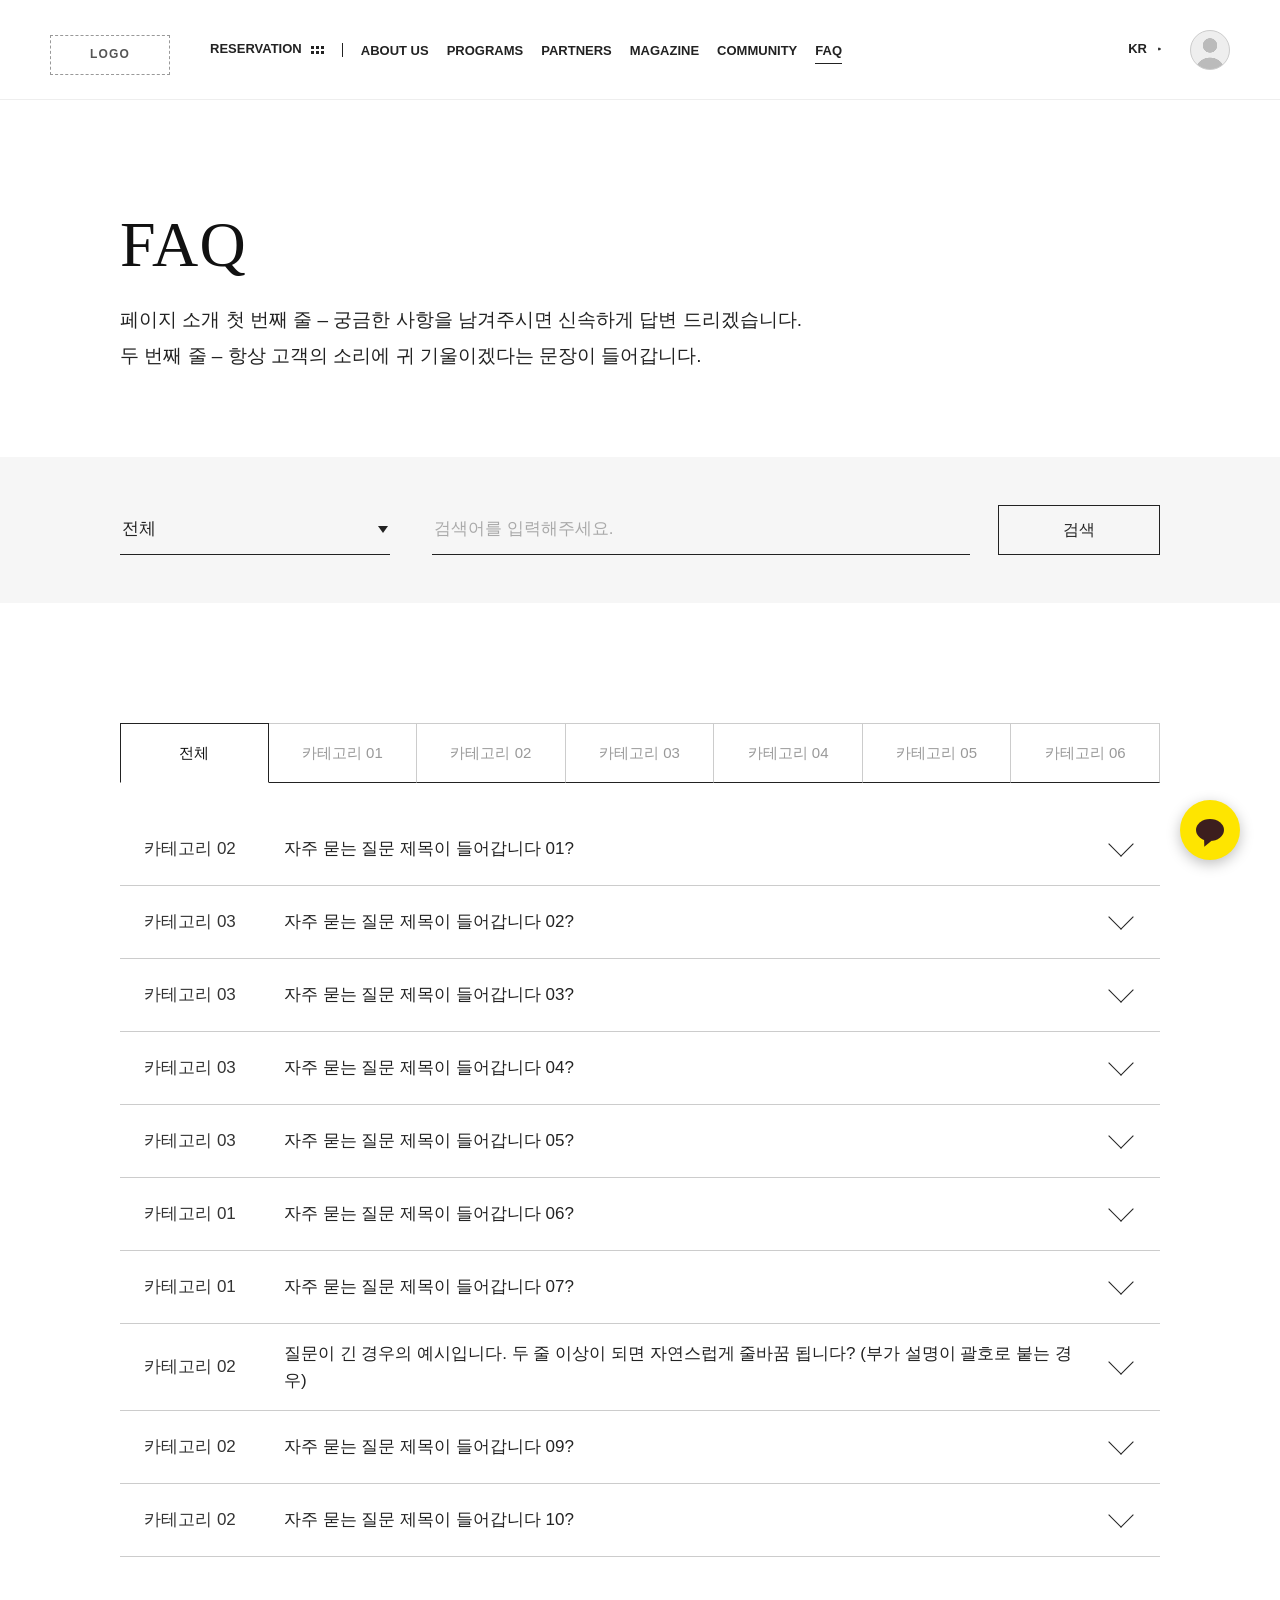
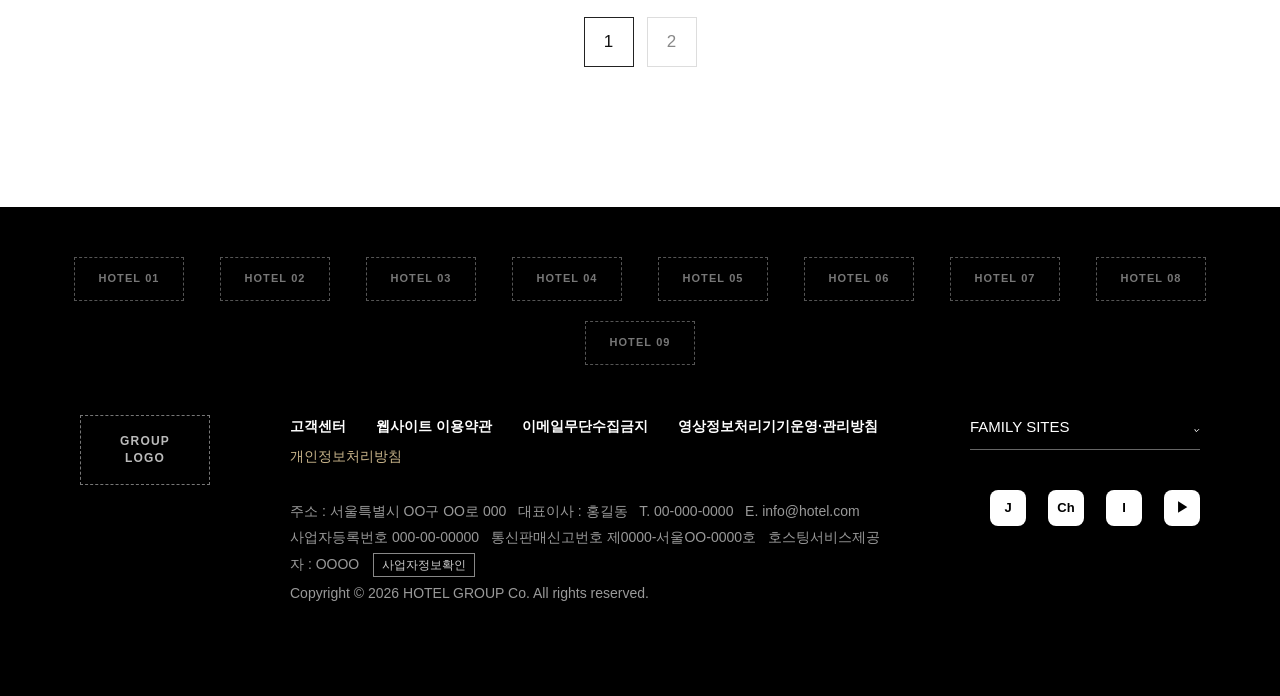
<file: faq.html>
<!DOCTYPE html>
<html lang="ko" class="is-content">
<head>
  <meta charset="UTF-8">
  <meta name="viewport" content="width=device-width, initial-scale=1.0">
  <title>FAQ – Low-fidelity Wireframe</title>
  <link rel="stylesheet" href="css/style.css">
  <link rel="stylesheet" href="css/sub.css">
  <link rel="stylesheet" href="css/faq.css">
</head>
<body>

<a href="#content" class="skip">본문 바로가기</a>

<!-- ============================================================
     HEADER
     - data-mode="default"    : 메인 영상 위 (햄버거 · 상품찾기 · KR, 투명)
     - data-mode="default" : 그 외 섹션 (GNB + KR · 프로필, 흰 배경)
============================================================ -->
<header class="header" id="header" data-mode="default">

  <!-- 히어로용 미니 헤더 -->
  <div class="hd-hero">
    <a href="index.html" class="hd-logo"><span class="ph-box">LOGO</span></a>
    <button type="button" class="btn-ham" aria-label="전체메뉴 열기" aria-expanded="false" aria-controls="allMenu">
      <span></span><span></span><span></span>
    </button>
    <a href="#" class="hd-link">상품찾기 <i class="ico-search" aria-hidden="true"></i></a>
    <button type="button" class="hd-lang">KR <i aria-hidden="true">▸</i></button>
  </div>

  <!-- 기본 헤더 -->
  <div class="hd-full">
    <div class="gnb-bar">
      <h1 class="logo"><a href="index.html"><span class="ph-box">LOGO</span></a></h1>
      <nav class="gnb" aria-label="주메뉴">
        <a href="reservation.html" class="reserv-btn">RESERVATION <i class="ico-grid" aria-hidden="true"></i></a>
        <span class="gnb-sep" aria-hidden="true"></span>
        <ul class="gnb-list">
          <li><a href="about.html">ABOUT US</a></li>
          <li><a href="programs.html">PROGRAMS</a></li>
          <li><a href="partners.html">PARTNERS</a></li>
          <li><a href="magazine.html">MAGAZINE</a></li>
          <li><a href="community.html">COMMUNITY</a></li>
          <li><a href="faq.html" class="on" aria-current="page">FAQ</a></li>
        </ul>
      </nav>
      <div class="gnb-side">
        <button type="button" class="hd-lang">KR <i aria-hidden="true">▸</i></button>
        <div class="profile">
          <button type="button" class="profile-btn" aria-expanded="false" aria-controls="profileMenu" aria-label="회원 메뉴">
            <span class="profile-img" aria-hidden="true"></span>
          </button>
          <ul class="profile-list" id="profileMenu">
            <li><a href="#">로그인</a></li>
            <li><a href="#">회원가입</a></li>
          </ul>
        </div>
      </div>
      <button type="button" class="btn-ham dark" aria-label="전체메뉴 열기" aria-expanded="false" aria-controls="allMenu">
        <span></span><span></span><span></span>
      </button>
    </div>

    <!-- 서브바 (스크롤 시 GNB 줄 대신 노출) -->
    <div class="sub-bar">
      <p class="sub-name"><a href="index.html">HOTEL NAME</a></p>
      <a href="reservation.html" class="sub-reserv">RESERVATION</a>
      <nav class="crumb" aria-label="현재 위치">
        <ol>
          <li><a href="index.html">HOME</a></li>
          <li class="dd">
            <button type="button" class="dd-btn" aria-expanded="false">FAQ <i class="caret" aria-hidden="true"></i></button>
            <ul class="dd-list">
              <li><a href="about.html">ABOUT</a></li>
              <li><a href="programs.html">PROGRAM</a></li>
              <li><a href="partners.html">PARTNERS</a></li>
              <li><a href="magazine.html">MAGAZINE</a></li>
              <li><a href="community.html">COMMUNITY</a></li>
              <li><a href="faq.html" aria-current="true">FAQ</a></li>
              <li><a href="reservation.html">RESERVATION</a></li>
            </ul>
          </li>
          <li class="dd">
            <button type="button" class="dd-btn" aria-expanded="false">FAQ <i class="caret" aria-hidden="true"></i></button>
            <ul class="dd-list">
              <li><a href="faq.html" aria-current="page">FAQ</a></li>
              <li><a href="#">FITNESS</a></li>
              <li><a href="#">POOL</a></li>
              <li><a href="#">SAUNA</a></li>
              <li><a href="#">PILATES</a></li>
              <li><a href="#">BUSINESS CENTER</a></li>
            </ul>
          </li>
        </ol>
      </nav>
    </div>
  </div>
</header>

<!-- ============================================================
     전체메뉴 (슬라이드 다운 / 슬라이드 업)
============================================================ -->
<div class="all-menu" id="allMenu" aria-hidden="true" inert data-fp-ignore>
  <div class="am-head">
    <span class="ph-box emblem">EMBLEM</span>
    <button type="button" class="am-close" aria-label="전체메뉴 닫기"><span></span><span></span></button>
  </div>

  <nav class="am-body" aria-label="전체메뉴">
    <ul class="am-menu">
      <li><a href="about.html">ABOUT US</a></li>
      <li><a href="programs.html">PROGRAMS</a></li>
      <li><a href="partners.html">PARTNERS</a></li>
      <li><a href="magazine.html">MAGAZINE</a></li>
      <li><a href="community.html">COMMUNITY</a></li>
      <li><a href="faq.html" aria-current="page">FAQ</a></li>
      <li><a href="reservation.html">RESERVATION</a></li>
    </ul>
    <div class="am-member">
      <a href="#" class="am-login">로그인</a>
      <a href="#" class="am-join">회원가입</a>
    </div>
  </nav>
</div>

<!-- 본문 (일반 스크롤 – 메인 영상 없음) -->
<main id="content" class="page-faq">

    <!-- 01 PAGE INTRO -->
    <section class="sp-intro">
      <div class="sp-inner">
        <h2 class="sp-page-tit">FAQ</h2>
        <p class="sp-page-txt">
          페이지 소개 첫 번째 줄 – 궁금한 사항을 남겨주시면 신속하게 답변 드리겠습니다.<br>
          두 번째 줄 – 항상 고객의 소리에 귀 기울이겠다는 문장이 들어갑니다.
        </p>
      </div>
    </section>

    <!-- 02 SEARCH – 카테고리 드롭다운 · 검색어 (회색 띠) -->
    <section class="sp-search" aria-label="FAQ 검색">
      <form class="sp-inner search-row" id="fqSearch" action="#">
        <div class="fq-select" id="fqSelect">
          <span class="blind" id="fqSelLabel">검색 카테고리</span>
          <button type="button" class="fq-sel-btn" aria-haspopup="listbox" aria-expanded="false" aria-labelledby="fqSelLabel fqSelValue">
            <span id="fqSelValue">전체</span><i class="fq-sel-arrow" aria-hidden="true"></i>
          </button>
          <!-- 목록이 길면 스크롤 (max-height) -->
          <ul class="fq-sel-list" role="listbox" aria-labelledby="fqSelLabel" tabindex="-1" hidden>
            <li role="option" id="fqOpt-all" data-value="all" aria-selected="true">전체</li>
            <li role="option" id="fqOpt-c01" data-value="c01" aria-selected="false">카테고리 01</li>
            <li role="option" id="fqOpt-c02" data-value="c02" aria-selected="false">카테고리 02</li>
            <li role="option" id="fqOpt-c03" data-value="c03" aria-selected="false">카테고리 03</li>
            <li role="option" id="fqOpt-c04" data-value="c04" aria-selected="false">카테고리 04</li>
            <li role="option" id="fqOpt-c05" data-value="c05" aria-selected="false">카테고리 05</li>
            <li role="option" id="fqOpt-c06" data-value="c06" aria-selected="false">카테고리 06</li>
          </ul>
        </div>
        <label class="blind" for="fqKeyword">검색어</label>
        <input type="search" id="fqKeyword" class="search-input" placeholder="검색어를 입력해주세요.">
        <button type="submit" class="btn-search">검색</button>
      </form>
    </section>

    <!-- 03 LIST – 탭 + 아코디언 + 페이지 번호 -->
    <section class="fq-list" aria-label="자주 묻는 질문">
      <div class="sp-inner">
        <ul class="fq-tabs" aria-label="카테고리">
          <li><button type="button" class="fq-tab" data-cat="all" aria-pressed="true">전체</button></li>
          <li><button type="button" class="fq-tab" data-cat="c01" aria-pressed="false">카테고리 01</button></li>
          <li><button type="button" class="fq-tab" data-cat="c02" aria-pressed="false">카테고리 02</button></li>
          <li><button type="button" class="fq-tab" data-cat="c03" aria-pressed="false">카테고리 03</button></li>
          <li><button type="button" class="fq-tab" data-cat="c04" aria-pressed="false">카테고리 04</button></li>
          <li><button type="button" class="fq-tab" data-cat="c05" aria-pressed="false">카테고리 05</button></li>
          <li><button type="button" class="fq-tab" data-cat="c06" aria-pressed="false">카테고리 06</button></li>
        </ul>

        <!-- 질문 추가: <li class="fq-item" data-cat="카테고리값"> 블록 복사 (id 번호 fqQ00 / fqA00 겹치지 않게)
             · 한 페이지 10개 (js/faq.js PER_PAGE) – 넘으면 페이지 번호 자동 생성 -->
        <ul class="fq-items" id="fqItems">
          <li class="fq-item" data-cat="c02">
            <h3 class="fq-q">
              <button type="button" id="fqQ01" aria-expanded="false" aria-controls="fqA01">
                <span class="fq-cat">카테고리 02</span>
                <span class="fq-tit">자주 묻는 질문 제목이 들어갑니다 01?</span>
                <i class="fq-arrow" aria-hidden="true"></i>
              </button>
            </h3>
            <div class="fq-a" id="fqA01" role="region" aria-labelledby="fqQ01" hidden>
              <div class="fq-a-in">
                <p>답변 첫 문단이 들어갑니다. 질문에 대한 안내 문장이 들어갑니다.</p>
                <p>[절차 안내]<br>
                  1. 첫 번째 단계 안내 문장<br>
                  2. 두 번째 단계 안내 문장<br>
                  3. 세 번째 단계 안내 문장<br>
                  4. 네 번째 단계 안내 문장</p>
                <p>문의 : 00-000-0000 / info@hotel.com</p>
              </div>
            </div>
          </li>
          <li class="fq-item" data-cat="c03">
            <h3 class="fq-q">
              <button type="button" id="fqQ02" aria-expanded="false" aria-controls="fqA02">
                <span class="fq-cat">카테고리 03</span>
                <span class="fq-tit">자주 묻는 질문 제목이 들어갑니다 02?</span>
                <i class="fq-arrow" aria-hidden="true"></i>
              </button>
            </h3>
            <div class="fq-a" id="fqA02" role="region" aria-labelledby="fqQ02" hidden>
              <div class="fq-a-in">
                <p>답변 내용이 들어갑니다. 한두 문장 분량의 안내 문장이 들어갑니다.</p>
              </div>
            </div>
          </li>
          <li class="fq-item" data-cat="c03">
            <h3 class="fq-q">
              <button type="button" id="fqQ03" aria-expanded="false" aria-controls="fqA03">
                <span class="fq-cat">카테고리 03</span>
                <span class="fq-tit">자주 묻는 질문 제목이 들어갑니다 03?</span>
                <i class="fq-arrow" aria-hidden="true"></i>
              </button>
            </h3>
            <div class="fq-a" id="fqA03" role="region" aria-labelledby="fqQ03" hidden>
              <div class="fq-a-in">
                <p>답변 내용이 들어갑니다. 한두 문장 분량의 안내 문장이 들어갑니다.</p>
              </div>
            </div>
          </li>
          <li class="fq-item" data-cat="c03">
            <h3 class="fq-q">
              <button type="button" id="fqQ04" aria-expanded="false" aria-controls="fqA04">
                <span class="fq-cat">카테고리 03</span>
                <span class="fq-tit">자주 묻는 질문 제목이 들어갑니다 04?</span>
                <i class="fq-arrow" aria-hidden="true"></i>
              </button>
            </h3>
            <div class="fq-a" id="fqA04" role="region" aria-labelledby="fqQ04" hidden>
              <div class="fq-a-in">
                <p>답변 내용이 들어갑니다. 한두 문장 분량의 안내 문장이 들어갑니다.</p>
              </div>
            </div>
          </li>
          <li class="fq-item" data-cat="c03">
            <h3 class="fq-q">
              <button type="button" id="fqQ05" aria-expanded="false" aria-controls="fqA05">
                <span class="fq-cat">카테고리 03</span>
                <span class="fq-tit">자주 묻는 질문 제목이 들어갑니다 05?</span>
                <i class="fq-arrow" aria-hidden="true"></i>
              </button>
            </h3>
            <div class="fq-a" id="fqA05" role="region" aria-labelledby="fqQ05" hidden>
              <div class="fq-a-in">
                <p>답변 내용이 들어갑니다. 한두 문장 분량의 안내 문장이 들어갑니다.</p>
              </div>
            </div>
          </li>
          <li class="fq-item" data-cat="c01">
            <h3 class="fq-q">
              <button type="button" id="fqQ06" aria-expanded="false" aria-controls="fqA06">
                <span class="fq-cat">카테고리 01</span>
                <span class="fq-tit">자주 묻는 질문 제목이 들어갑니다 06?</span>
                <i class="fq-arrow" aria-hidden="true"></i>
              </button>
            </h3>
            <div class="fq-a" id="fqA06" role="region" aria-labelledby="fqQ06" hidden>
              <div class="fq-a-in">
                <p>답변 내용이 들어갑니다. 한두 문장 분량의 안내 문장이 들어갑니다.</p>
              </div>
            </div>
          </li>
          <li class="fq-item" data-cat="c01">
            <h3 class="fq-q">
              <button type="button" id="fqQ07" aria-expanded="false" aria-controls="fqA07">
                <span class="fq-cat">카테고리 01</span>
                <span class="fq-tit">자주 묻는 질문 제목이 들어갑니다 07?</span>
                <i class="fq-arrow" aria-hidden="true"></i>
              </button>
            </h3>
            <div class="fq-a" id="fqA07" role="region" aria-labelledby="fqQ07" hidden>
              <div class="fq-a-in">
                <p>답변 내용이 들어갑니다. 한두 문장 분량의 안내 문장이 들어갑니다.</p>
              </div>
            </div>
          </li>
          <li class="fq-item" data-cat="c02">
            <h3 class="fq-q">
              <button type="button" id="fqQ08" aria-expanded="false" aria-controls="fqA08">
                <span class="fq-cat">카테고리 02</span>
                <span class="fq-tit">질문이 긴 경우의 예시입니다. 두 줄 이상이 되면 자연스럽게 줄바꿈 됩니다? (부가 설명이 괄호로 붙는 경우)</span>
                <i class="fq-arrow" aria-hidden="true"></i>
              </button>
            </h3>
            <div class="fq-a" id="fqA08" role="region" aria-labelledby="fqQ08" hidden>
              <div class="fq-a-in">
                <p>답변 내용이 들어갑니다. 한두 문장 분량의 안내 문장이 들어갑니다.</p>
              </div>
            </div>
          </li>
          <li class="fq-item" data-cat="c02">
            <h3 class="fq-q">
              <button type="button" id="fqQ09" aria-expanded="false" aria-controls="fqA09">
                <span class="fq-cat">카테고리 02</span>
                <span class="fq-tit">자주 묻는 질문 제목이 들어갑니다 09?</span>
                <i class="fq-arrow" aria-hidden="true"></i>
              </button>
            </h3>
            <div class="fq-a" id="fqA09" role="region" aria-labelledby="fqQ09" hidden>
              <div class="fq-a-in">
                <p>답변 내용이 들어갑니다. 한두 문장 분량의 안내 문장이 들어갑니다.</p>
              </div>
            </div>
          </li>
          <li class="fq-item" data-cat="c02">
            <h3 class="fq-q">
              <button type="button" id="fqQ10" aria-expanded="false" aria-controls="fqA10">
                <span class="fq-cat">카테고리 02</span>
                <span class="fq-tit">자주 묻는 질문 제목이 들어갑니다 10?</span>
                <i class="fq-arrow" aria-hidden="true"></i>
              </button>
            </h3>
            <div class="fq-a" id="fqA10" role="region" aria-labelledby="fqQ10" hidden>
              <div class="fq-a-in">
                <p>답변 내용이 들어갑니다. 한두 문장 분량의 안내 문장이 들어갑니다.</p>
              </div>
            </div>
          </li>
          <li class="fq-item" data-cat="c04">
            <h3 class="fq-q">
              <button type="button" id="fqQ11" aria-expanded="false" aria-controls="fqA11">
                <span class="fq-cat">카테고리 04</span>
                <span class="fq-tit">자주 묻는 질문 제목이 들어갑니다 11?</span>
                <i class="fq-arrow" aria-hidden="true"></i>
              </button>
            </h3>
            <div class="fq-a" id="fqA11" role="region" aria-labelledby="fqQ11" hidden>
              <div class="fq-a-in">
                <p>답변 내용이 들어갑니다. 한두 문장 분량의 안내 문장이 들어갑니다.</p>
              </div>
            </div>
          </li>
          <li class="fq-item" data-cat="c05">
            <h3 class="fq-q">
              <button type="button" id="fqQ12" aria-expanded="false" aria-controls="fqA12">
                <span class="fq-cat">카테고리 05</span>
                <span class="fq-tit">자주 묻는 질문 제목이 들어갑니다 12?</span>
                <i class="fq-arrow" aria-hidden="true"></i>
              </button>
            </h3>
            <div class="fq-a" id="fqA12" role="region" aria-labelledby="fqQ12" hidden>
              <div class="fq-a-in">
                <p>답변 내용이 들어갑니다. 한두 문장 분량의 안내 문장이 들어갑니다.</p>
              </div>
            </div>
          </li>
          <li class="fq-item" data-cat="c06">
            <h3 class="fq-q">
              <button type="button" id="fqQ13" aria-expanded="false" aria-controls="fqA13">
                <span class="fq-cat">카테고리 06</span>
                <span class="fq-tit">자주 묻는 질문 제목이 들어갑니다 13?</span>
                <i class="fq-arrow" aria-hidden="true"></i>
              </button>
            </h3>
            <div class="fq-a" id="fqA13" role="region" aria-labelledby="fqQ13" hidden>
              <div class="fq-a-in">
                <p>답변 내용이 들어갑니다. 한두 문장 분량의 안내 문장이 들어갑니다.</p>
              </div>
            </div>
          </li>
          <li class="fq-item" data-cat="c04">
            <h3 class="fq-q">
              <button type="button" id="fqQ14" aria-expanded="false" aria-controls="fqA14">
                <span class="fq-cat">카테고리 04</span>
                <span class="fq-tit">자주 묻는 질문 제목이 들어갑니다 14?</span>
                <i class="fq-arrow" aria-hidden="true"></i>
              </button>
            </h3>
            <div class="fq-a" id="fqA14" role="region" aria-labelledby="fqQ14" hidden>
              <div class="fq-a-in">
                <p>답변 내용이 들어갑니다. 한두 문장 분량의 안내 문장이 들어갑니다.</p>
              </div>
            </div>
          </li>
          <li class="fq-item" data-cat="c01">
            <h3 class="fq-q">
              <button type="button" id="fqQ15" aria-expanded="false" aria-controls="fqA15">
                <span class="fq-cat">카테고리 01</span>
                <span class="fq-tit">자주 묻는 질문 제목이 들어갑니다 15?</span>
                <i class="fq-arrow" aria-hidden="true"></i>
              </button>
            </h3>
            <div class="fq-a" id="fqA15" role="region" aria-labelledby="fqQ15" hidden>
              <div class="fq-a-in">
                <p>답변 내용이 들어갑니다. 한두 문장 분량의 안내 문장이 들어갑니다.</p>
              </div>
            </div>
          </li>
          <li class="fq-item" data-cat="c05">
            <h3 class="fq-q">
              <button type="button" id="fqQ16" aria-expanded="false" aria-controls="fqA16">
                <span class="fq-cat">카테고리 05</span>
                <span class="fq-tit">자주 묻는 질문 제목이 들어갑니다 16?</span>
                <i class="fq-arrow" aria-hidden="true"></i>
              </button>
            </h3>
            <div class="fq-a" id="fqA16" role="region" aria-labelledby="fqQ16" hidden>
              <div class="fq-a-in">
                <p>답변 내용이 들어갑니다. 한두 문장 분량의 안내 문장이 들어갑니다.</p>
              </div>
            </div>
          </li>
        </ul>
        <p class="fq-empty" id="fqEmpty" hidden>검색 결과가 없습니다.</p>

        <nav class="fq-paging" aria-label="페이지 이동">
          <ol id="fqPages"></ol>
        </nav>
      </div>
    </section>

</main>

<!-- FOOTER -->
      <footer class="footer" id="footer">
        <ul class="family-logos" aria-label="계열 호텔">
          <li><a href="#" class="ph-box">HOTEL 01</a></li>
          <li><a href="#" class="ph-box">HOTEL 02</a></li>
          <li><a href="#" class="ph-box">HOTEL 03</a></li>
          <li><a href="#" class="ph-box">HOTEL 04</a></li>
          <li><a href="#" class="ph-box">HOTEL 05</a></li>
          <li><a href="#" class="ph-box">HOTEL 06</a></li>
          <li><a href="#" class="ph-box">HOTEL 07</a></li>
          <li><a href="#" class="ph-box">HOTEL 08</a></li>
          <li><a href="#" class="ph-box">HOTEL 09</a></li>
        </ul>
        <div class="foot-main">
          <span class="ph-box foot-logo">GROUP<br>LOGO</span>
          <div class="foot-info">
            <ul class="policy">
              <li><a href="#">고객센터</a></li>
              <li><a href="#">웹사이트 이용약관</a></li>
              <li><a href="#">이메일무단수집금지</a></li>
              <li><a href="#">영상정보처리기기운영·관리방침</a></li>
              <li><a href="#" class="point">개인정보처리방침</a></li>
            </ul>
            <address>
              <p>주소 : 서울특별시 OO구 OO로 000 &nbsp; 대표이사 : 홍길동 &nbsp; T. 00-000-0000 &nbsp; E. info@hotel.com</p>
              <p>사업자등록번호 000-00-00000 &nbsp; 통신판매신고번호 제0000-서울OO-0000호 &nbsp; 호스팅서비스제공자 : OOOO <a href="#" class="btn-biz">사업자정보확인</a></p>
              <p class="copy">Copyright © 2026 HOTEL GROUP Co. All rights reserved.</p>
            </address>
          </div>
          <div class="foot-side">
            <div class="family">
              <button type="button" class="family-btn" aria-expanded="false" aria-controls="familyList">FAMILY SITES <i aria-hidden="true">⌄</i></button>
              <ul class="family-list" id="familyList">
                <li><a href="#">Family Site 01</a></li><li><a href="#">Family Site 02</a></li>
                <li><a href="#">Family Site 03</a></li><li><a href="#">Family Site 04</a></li>
                <li><a href="#">Family Site 05</a></li><li><a href="#">Family Site 06</a></li>
              </ul>
            </div>
            <ul class="sns">
              <li><a href="#" class="sns-ico" aria-label="공식 앱">J</a></li>
              <li><a href="#" class="sns-ico" aria-label="메신저 채널">Ch</a></li>
              <li><a href="#" class="sns-ico" aria-label="인스타그램">I</a></li>
              <li><a href="#" class="sns-ico" aria-label="유튜브">▶</a></li>
            </ul>
          </div>
        </div>
      </footer>

<!-- 카카오톡 채널 바로가기 (화면 오른쪽 아래 고정)
     TODO: href 를 채널 주소(https://pf.kakao.com/_채널ID/chat)로 바꾸고 target="_blank" rel="noopener" 추가 -->
<a href="#" class="kakao-fab" aria-label="카카오톡 채널 상담"><i aria-hidden="true"></i></a>

<script src="js/ui.js"></script>
<script src="js/sub.js"></script>
<script src="js/faq.js"></script>
</body>
</html>
</file>
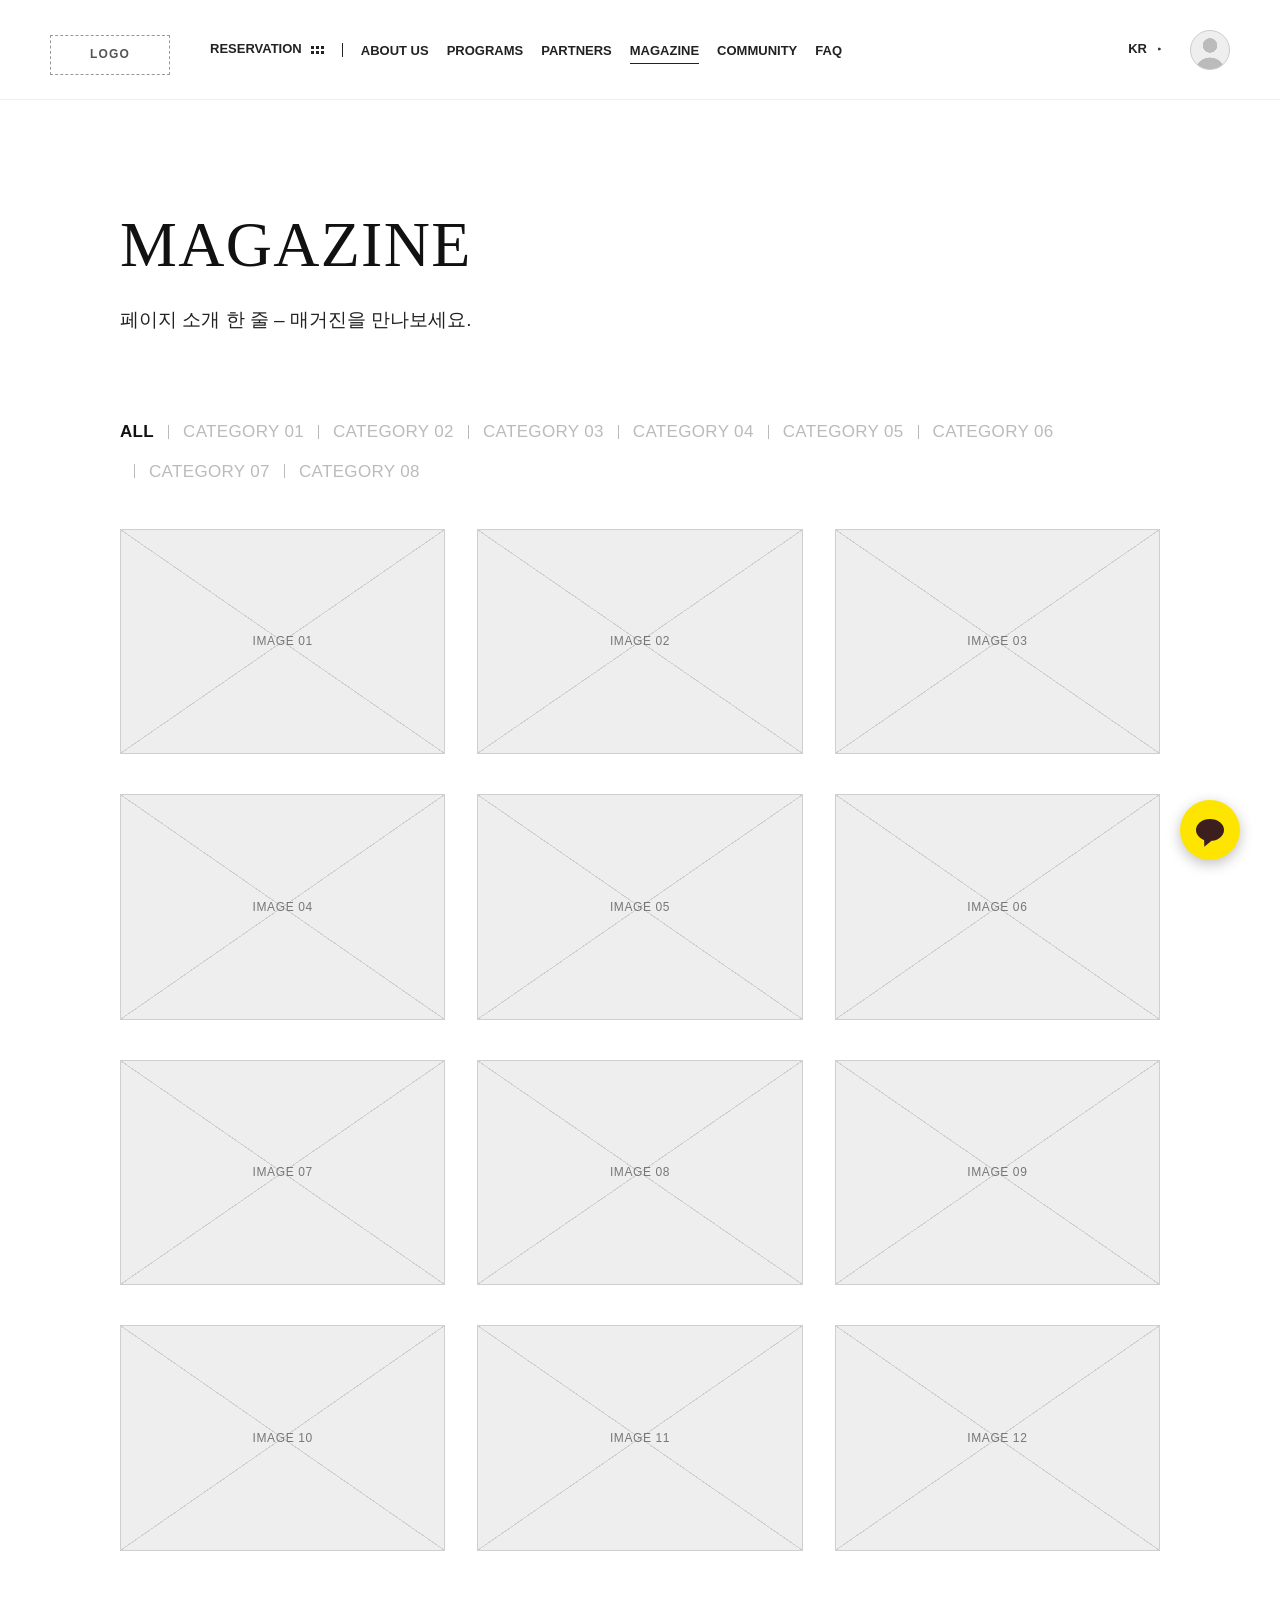
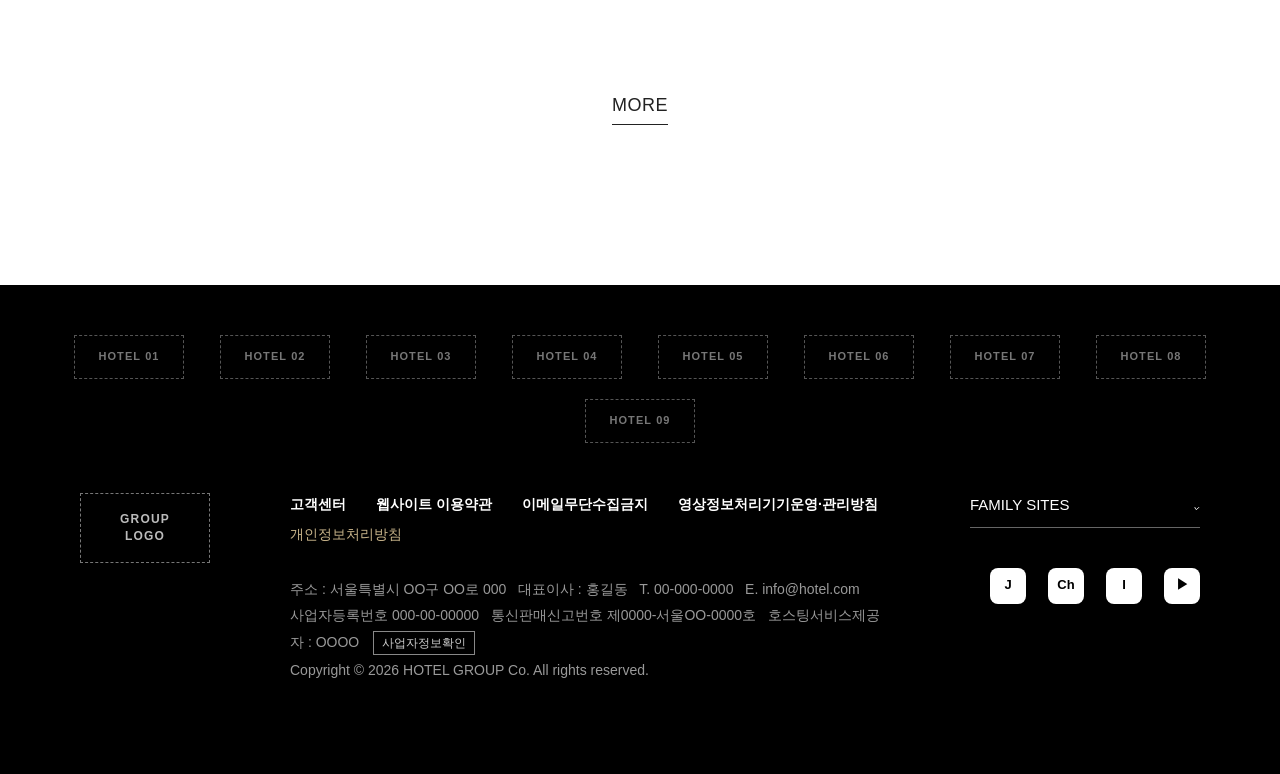
<file: magazine.html>
<!DOCTYPE html>
<html lang="ko" class="is-content">
<head>
  <meta charset="UTF-8">
  <meta name="viewport" content="width=device-width, initial-scale=1.0">
  <title>MAGAZINE – Low-fidelity Wireframe</title>
  <link rel="stylesheet" href="css/style.css">
  <link rel="stylesheet" href="css/sub.css">
  <link rel="stylesheet" href="css/magazine.css">
</head>
<body>

<a href="#content" class="skip">본문 바로가기</a>

<!-- ============================================================
     HEADER
     - data-mode="default"    : 메인 영상 위 (햄버거 · 상품찾기 · KR, 투명)
     - data-mode="default" : 그 외 섹션 (GNB + KR · 프로필, 흰 배경)
============================================================ -->
<header class="header" id="header" data-mode="default">

  <!-- 히어로용 미니 헤더 -->
  <div class="hd-hero">
    <a href="index.html" class="hd-logo"><span class="ph-box">LOGO</span></a>
    <button type="button" class="btn-ham" aria-label="전체메뉴 열기" aria-expanded="false" aria-controls="allMenu">
      <span></span><span></span><span></span>
    </button>
    <a href="#" class="hd-link">상품찾기 <i class="ico-search" aria-hidden="true"></i></a>
    <button type="button" class="hd-lang">KR <i aria-hidden="true">▸</i></button>
  </div>

  <!-- 기본 헤더 -->
  <div class="hd-full">
    <div class="gnb-bar">
      <h1 class="logo"><a href="index.html"><span class="ph-box">LOGO</span></a></h1>
      <nav class="gnb" aria-label="주메뉴">
        <a href="reservation.html" class="reserv-btn">RESERVATION <i class="ico-grid" aria-hidden="true"></i></a>
        <span class="gnb-sep" aria-hidden="true"></span>
        <ul class="gnb-list">
          <li><a href="about.html">ABOUT US</a></li>
          <li><a href="programs.html">PROGRAMS</a></li>
          <li><a href="partners.html">PARTNERS</a></li>
          <li><a href="magazine.html" class="on" aria-current="page">MAGAZINE</a></li>
          <li><a href="community.html">COMMUNITY</a></li>
          <li><a href="faq.html">FAQ</a></li>
        </ul>
      </nav>
      <div class="gnb-side">
        <button type="button" class="hd-lang">KR <i aria-hidden="true">▸</i></button>
        <div class="profile">
          <button type="button" class="profile-btn" aria-expanded="false" aria-controls="profileMenu" aria-label="회원 메뉴">
            <span class="profile-img" aria-hidden="true"></span>
          </button>
          <ul class="profile-list" id="profileMenu">
            <li><a href="#">로그인</a></li>
            <li><a href="#">회원가입</a></li>
          </ul>
        </div>
      </div>
      <button type="button" class="btn-ham dark" aria-label="전체메뉴 열기" aria-expanded="false" aria-controls="allMenu">
        <span></span><span></span><span></span>
      </button>
    </div>

    <!-- 서브바 (스크롤 시 GNB 줄 대신 노출) -->
    <div class="sub-bar">
      <p class="sub-name"><a href="index.html">HOTEL NAME</a></p>
      <a href="reservation.html" class="sub-reserv">RESERVATION</a>
      <nav class="crumb" aria-label="현재 위치">
        <ol>
          <li><a href="index.html">HOME</a></li>
          <li class="dd">
            <button type="button" class="dd-btn" aria-expanded="false">MAGAZINE <i class="caret" aria-hidden="true"></i></button>
            <ul class="dd-list">
              <li><a href="about.html">ABOUT</a></li>
              <li><a href="programs.html">PROGRAM</a></li>
              <li><a href="partners.html">PARTNERS</a></li>
              <li><a href="magazine.html" aria-current="true">MAGAZINE</a></li>
              <li><a href="community.html">COMMUNITY</a></li>
              <li><a href="faq.html">FAQ</a></li>
              <li><a href="reservation.html">RESERVATION</a></li>
            </ul>
          </li>
          <li class="dd">
            <button type="button" class="dd-btn" aria-expanded="false">MAGAZINE <i class="caret" aria-hidden="true"></i></button>
            <ul class="dd-list">
              <li><a href="magazine.html" aria-current="page">MAGAZINE</a></li>
              <li><a href="#">PACKAGE</a></li>
              <li><a href="#">EVENT</a></li>
            </ul>
          </li>
        </ol>
      </nav>
    </div>
  </div>
</header>

<!-- ============================================================
     전체메뉴 (슬라이드 다운 / 슬라이드 업)
============================================================ -->
<div class="all-menu" id="allMenu" aria-hidden="true" inert data-fp-ignore>
  <div class="am-head">
    <span class="ph-box emblem">EMBLEM</span>
    <button type="button" class="am-close" aria-label="전체메뉴 닫기"><span></span><span></span></button>
  </div>

  <nav class="am-body" aria-label="전체메뉴">
    <ul class="am-menu">
      <li><a href="about.html">ABOUT US</a></li>
      <li><a href="programs.html">PROGRAMS</a></li>
      <li><a href="partners.html">PARTNERS</a></li>
      <li><a href="magazine.html" aria-current="page">MAGAZINE</a></li>
      <li><a href="community.html">COMMUNITY</a></li>
      <li><a href="faq.html">FAQ</a></li>
      <li><a href="reservation.html">RESERVATION</a></li>
    </ul>
    <div class="am-member">
      <a href="#" class="am-login">로그인</a>
      <a href="#" class="am-join">회원가입</a>
    </div>
  </nav>
</div>

<!-- 본문 (일반 스크롤 – 메인 영상 없음) -->
<main id="content" class="page-magazine">

    <!-- 01 PAGE INTRO -->
    <section class="sp-intro">
      <div class="sp-inner">
        <h2 class="sp-page-tit">MAGAZINE</h2>
        <p class="sp-page-txt">페이지 소개 한 줄 – 매거진을 만나보세요.</p>
      </div>
    </section>

    <!-- 02 LIST – 카테고리 필터 + 3열 그리드 (12개씩, MORE로 12개 추가) -->
    <section class="mg-list" aria-label="매거진 목록">
      <div class="sp-inner">
        <ul class="mg-filter" aria-label="카테고리">
          <li><button type="button" class="mg-tab" data-cat="all" aria-pressed="true">ALL</button></li>
          <li><button type="button" class="mg-tab" data-cat="c01" aria-pressed="false">CATEGORY 01</button></li>
          <li><button type="button" class="mg-tab" data-cat="c02" aria-pressed="false">CATEGORY 02</button></li>
          <li><button type="button" class="mg-tab" data-cat="c03" aria-pressed="false">CATEGORY 03</button></li>
          <li><button type="button" class="mg-tab" data-cat="c04" aria-pressed="false">CATEGORY 04</button></li>
          <li><button type="button" class="mg-tab" data-cat="c05" aria-pressed="false">CATEGORY 05</button></li>
          <li><button type="button" class="mg-tab" data-cat="c06" aria-pressed="false">CATEGORY 06</button></li>
          <li><button type="button" class="mg-tab" data-cat="c07" aria-pressed="false">CATEGORY 07</button></li>
          <li><button type="button" class="mg-tab" data-cat="c08" aria-pressed="false">CATEGORY 08</button></li>
        </ul>

        <!-- 카드 추가: <li class="mg-item" data-cat="카테고리값"> 블록 복사
             · data-cat 은 위 필터 버튼의 data-cat 과 맞추기
             · 처음 12개만 보이고 MORE 누를 때마다 12개씩 (js/magazine.js PAGE_SIZE) -->
        <ul class="mg-grid" id="mgGrid">
          <li class="mg-item" data-cat="c01">
            <a href="#" class="mg-link">
              <span class="ph mg-img">IMAGE 01</span>
              <span class="mg-cap"><strong>Article Title 01</strong><em>CATEGORY 01</em></span>
            </a>
          </li>
          <li class="mg-item" data-cat="c02">
            <a href="#" class="mg-link">
              <span class="ph mg-img">IMAGE 02</span>
              <span class="mg-cap"><strong>Article Title 02</strong><em>CATEGORY 02</em></span>
            </a>
          </li>
          <li class="mg-item" data-cat="c03">
            <a href="#" class="mg-link">
              <span class="ph mg-img">IMAGE 03</span>
              <span class="mg-cap"><strong>Article Title 03</strong><em>CATEGORY 03</em></span>
            </a>
          </li>
          <li class="mg-item" data-cat="c04">
            <a href="#" class="mg-link">
              <span class="ph mg-img">IMAGE 04</span>
              <span class="mg-cap"><strong>Article Title 04</strong><em>CATEGORY 04</em></span>
            </a>
          </li>
          <li class="mg-item" data-cat="c05">
            <a href="#" class="mg-link">
              <span class="ph mg-img">IMAGE 05</span>
              <span class="mg-cap"><strong>Article Title 05</strong><em>CATEGORY 05</em></span>
            </a>
          </li>
          <li class="mg-item" data-cat="c06">
            <a href="#" class="mg-link">
              <span class="ph mg-img">IMAGE 06</span>
              <span class="mg-cap"><strong>Article Title 06</strong><em>CATEGORY 06</em></span>
            </a>
          </li>
          <li class="mg-item" data-cat="c07">
            <a href="#" class="mg-link">
              <span class="ph mg-img">IMAGE 07</span>
              <span class="mg-cap"><strong>Article Title 07</strong><em>CATEGORY 07</em></span>
            </a>
          </li>
          <li class="mg-item" data-cat="c08">
            <a href="#" class="mg-link">
              <span class="ph mg-img">IMAGE 08</span>
              <span class="mg-cap"><strong>Article Title 08</strong><em>CATEGORY 08</em></span>
            </a>
          </li>
          <li class="mg-item" data-cat="c01">
            <a href="#" class="mg-link">
              <span class="ph mg-img">IMAGE 09</span>
              <span class="mg-cap"><strong>Article Title 09</strong><em>CATEGORY 01</em></span>
            </a>
          </li>
          <li class="mg-item" data-cat="c02">
            <a href="#" class="mg-link">
              <span class="ph mg-img">IMAGE 10</span>
              <span class="mg-cap"><strong>Article Title 10</strong><em>CATEGORY 02</em></span>
            </a>
          </li>
          <li class="mg-item" data-cat="c03">
            <a href="#" class="mg-link">
              <span class="ph mg-img">IMAGE 11</span>
              <span class="mg-cap"><strong>Article Title 11</strong><em>CATEGORY 03</em></span>
            </a>
          </li>
          <li class="mg-item" data-cat="c04">
            <a href="#" class="mg-link">
              <span class="ph mg-img">IMAGE 12</span>
              <span class="mg-cap"><strong>Article Title 12</strong><em>CATEGORY 04</em></span>
            </a>
          </li>
          <li class="mg-item" data-cat="c05">
            <a href="#" class="mg-link">
              <span class="ph mg-img">IMAGE 13</span>
              <span class="mg-cap"><strong>Article Title 13</strong><em>CATEGORY 05</em></span>
            </a>
          </li>
          <li class="mg-item" data-cat="c06">
            <a href="#" class="mg-link">
              <span class="ph mg-img">IMAGE 14</span>
              <span class="mg-cap"><strong>Article Title 14</strong><em>CATEGORY 06</em></span>
            </a>
          </li>
          <li class="mg-item" data-cat="c07">
            <a href="#" class="mg-link">
              <span class="ph mg-img">IMAGE 15</span>
              <span class="mg-cap"><strong>Article Title 15</strong><em>CATEGORY 07</em></span>
            </a>
          </li>
          <li class="mg-item" data-cat="c08">
            <a href="#" class="mg-link">
              <span class="ph mg-img">IMAGE 16</span>
              <span class="mg-cap"><strong>Article Title 16</strong><em>CATEGORY 08</em></span>
            </a>
          </li>
          <li class="mg-item" data-cat="c01">
            <a href="#" class="mg-link">
              <span class="ph mg-img">IMAGE 17</span>
              <span class="mg-cap"><strong>Article Title 17</strong><em>CATEGORY 01</em></span>
            </a>
          </li>
          <li class="mg-item" data-cat="c02">
            <a href="#" class="mg-link">
              <span class="ph mg-img">IMAGE 18</span>
              <span class="mg-cap"><strong>Article Title 18</strong><em>CATEGORY 02</em></span>
            </a>
          </li>
          <li class="mg-item" data-cat="c03">
            <a href="#" class="mg-link">
              <span class="ph mg-img">IMAGE 19</span>
              <span class="mg-cap"><strong>Article Title 19</strong><em>CATEGORY 03</em></span>
            </a>
          </li>
          <li class="mg-item" data-cat="c04">
            <a href="#" class="mg-link">
              <span class="ph mg-img">IMAGE 20</span>
              <span class="mg-cap"><strong>Article Title 20</strong><em>CATEGORY 04</em></span>
            </a>
          </li>
          <li class="mg-item" data-cat="c05">
            <a href="#" class="mg-link">
              <span class="ph mg-img">IMAGE 21</span>
              <span class="mg-cap"><strong>Article Title 21</strong><em>CATEGORY 05</em></span>
            </a>
          </li>
          <li class="mg-item" data-cat="c06">
            <a href="#" class="mg-link">
              <span class="ph mg-img">IMAGE 22</span>
              <span class="mg-cap"><strong>Article Title 22</strong><em>CATEGORY 06</em></span>
            </a>
          </li>
          <li class="mg-item" data-cat="c07">
            <a href="#" class="mg-link">
              <span class="ph mg-img">IMAGE 23</span>
              <span class="mg-cap"><strong>Article Title 23</strong><em>CATEGORY 07</em></span>
            </a>
          </li>
          <li class="mg-item" data-cat="c08">
            <a href="#" class="mg-link">
              <span class="ph mg-img">IMAGE 24</span>
              <span class="mg-cap"><strong>Article Title 24</strong><em>CATEGORY 08</em></span>
            </a>
          </li>
          <li class="mg-item" data-cat="c01">
            <a href="#" class="mg-link">
              <span class="ph mg-img">IMAGE 25</span>
              <span class="mg-cap"><strong>Article Title 25</strong><em>CATEGORY 01</em></span>
            </a>
          </li>
          <li class="mg-item" data-cat="c02">
            <a href="#" class="mg-link">
              <span class="ph mg-img">IMAGE 26</span>
              <span class="mg-cap"><strong>Article Title 26</strong><em>CATEGORY 02</em></span>
            </a>
          </li>
          <li class="mg-item" data-cat="c03">
            <a href="#" class="mg-link">
              <span class="ph mg-img">IMAGE 27</span>
              <span class="mg-cap"><strong>Article Title 27</strong><em>CATEGORY 03</em></span>
            </a>
          </li>
          <li class="mg-item" data-cat="c04">
            <a href="#" class="mg-link">
              <span class="ph mg-img">IMAGE 28</span>
              <span class="mg-cap"><strong>Article Title 28</strong><em>CATEGORY 04</em></span>
            </a>
          </li>
          <li class="mg-item" data-cat="c05">
            <a href="#" class="mg-link">
              <span class="ph mg-img">IMAGE 29</span>
              <span class="mg-cap"><strong>Article Title 29</strong><em>CATEGORY 05</em></span>
            </a>
          </li>
          <li class="mg-item" data-cat="c06">
            <a href="#" class="mg-link">
              <span class="ph mg-img">IMAGE 30</span>
              <span class="mg-cap"><strong>Article Title 30</strong><em>CATEGORY 06</em></span>
            </a>
          </li>
        </ul>
        <p class="mg-empty" id="mgEmpty" hidden>등록된 게시물이 없습니다.</p>

        <div class="sp-more-wrap" id="mgMoreWrap">
          <button type="button" class="sp-more" id="mgMore">MORE</button>
        </div>
      </div>
    </section>

</main>

<!-- FOOTER -->
      <footer class="footer" id="footer">
        <ul class="family-logos" aria-label="계열 호텔">
          <li><a href="#" class="ph-box">HOTEL 01</a></li>
          <li><a href="#" class="ph-box">HOTEL 02</a></li>
          <li><a href="#" class="ph-box">HOTEL 03</a></li>
          <li><a href="#" class="ph-box">HOTEL 04</a></li>
          <li><a href="#" class="ph-box">HOTEL 05</a></li>
          <li><a href="#" class="ph-box">HOTEL 06</a></li>
          <li><a href="#" class="ph-box">HOTEL 07</a></li>
          <li><a href="#" class="ph-box">HOTEL 08</a></li>
          <li><a href="#" class="ph-box">HOTEL 09</a></li>
        </ul>
        <div class="foot-main">
          <span class="ph-box foot-logo">GROUP<br>LOGO</span>
          <div class="foot-info">
            <ul class="policy">
              <li><a href="#">고객센터</a></li>
              <li><a href="#">웹사이트 이용약관</a></li>
              <li><a href="#">이메일무단수집금지</a></li>
              <li><a href="#">영상정보처리기기운영·관리방침</a></li>
              <li><a href="#" class="point">개인정보처리방침</a></li>
            </ul>
            <address>
              <p>주소 : 서울특별시 OO구 OO로 000 &nbsp; 대표이사 : 홍길동 &nbsp; T. 00-000-0000 &nbsp; E. info@hotel.com</p>
              <p>사업자등록번호 000-00-00000 &nbsp; 통신판매신고번호 제0000-서울OO-0000호 &nbsp; 호스팅서비스제공자 : OOOO <a href="#" class="btn-biz">사업자정보확인</a></p>
              <p class="copy">Copyright © 2026 HOTEL GROUP Co. All rights reserved.</p>
            </address>
          </div>
          <div class="foot-side">
            <div class="family">
              <button type="button" class="family-btn" aria-expanded="false" aria-controls="familyList">FAMILY SITES <i aria-hidden="true">⌄</i></button>
              <ul class="family-list" id="familyList">
                <li><a href="#">Family Site 01</a></li><li><a href="#">Family Site 02</a></li>
                <li><a href="#">Family Site 03</a></li><li><a href="#">Family Site 04</a></li>
                <li><a href="#">Family Site 05</a></li><li><a href="#">Family Site 06</a></li>
              </ul>
            </div>
            <ul class="sns">
              <li><a href="#" class="sns-ico" aria-label="공식 앱">J</a></li>
              <li><a href="#" class="sns-ico" aria-label="메신저 채널">Ch</a></li>
              <li><a href="#" class="sns-ico" aria-label="인스타그램">I</a></li>
              <li><a href="#" class="sns-ico" aria-label="유튜브">▶</a></li>
            </ul>
          </div>
        </div>
      </footer>

<!-- 카카오톡 채널 바로가기 (화면 오른쪽 아래 고정)
     TODO: href 를 채널 주소(https://pf.kakao.com/_채널ID/chat)로 바꾸고 target="_blank" rel="noopener" 추가 -->
<a href="#" class="kakao-fab" aria-label="카카오톡 채널 상담"><i aria-hidden="true"></i></a>

<script src="js/ui.js"></script>
<script src="js/sub.js"></script>
<script src="js/magazine.js"></script>
</body>
</html>
</file>
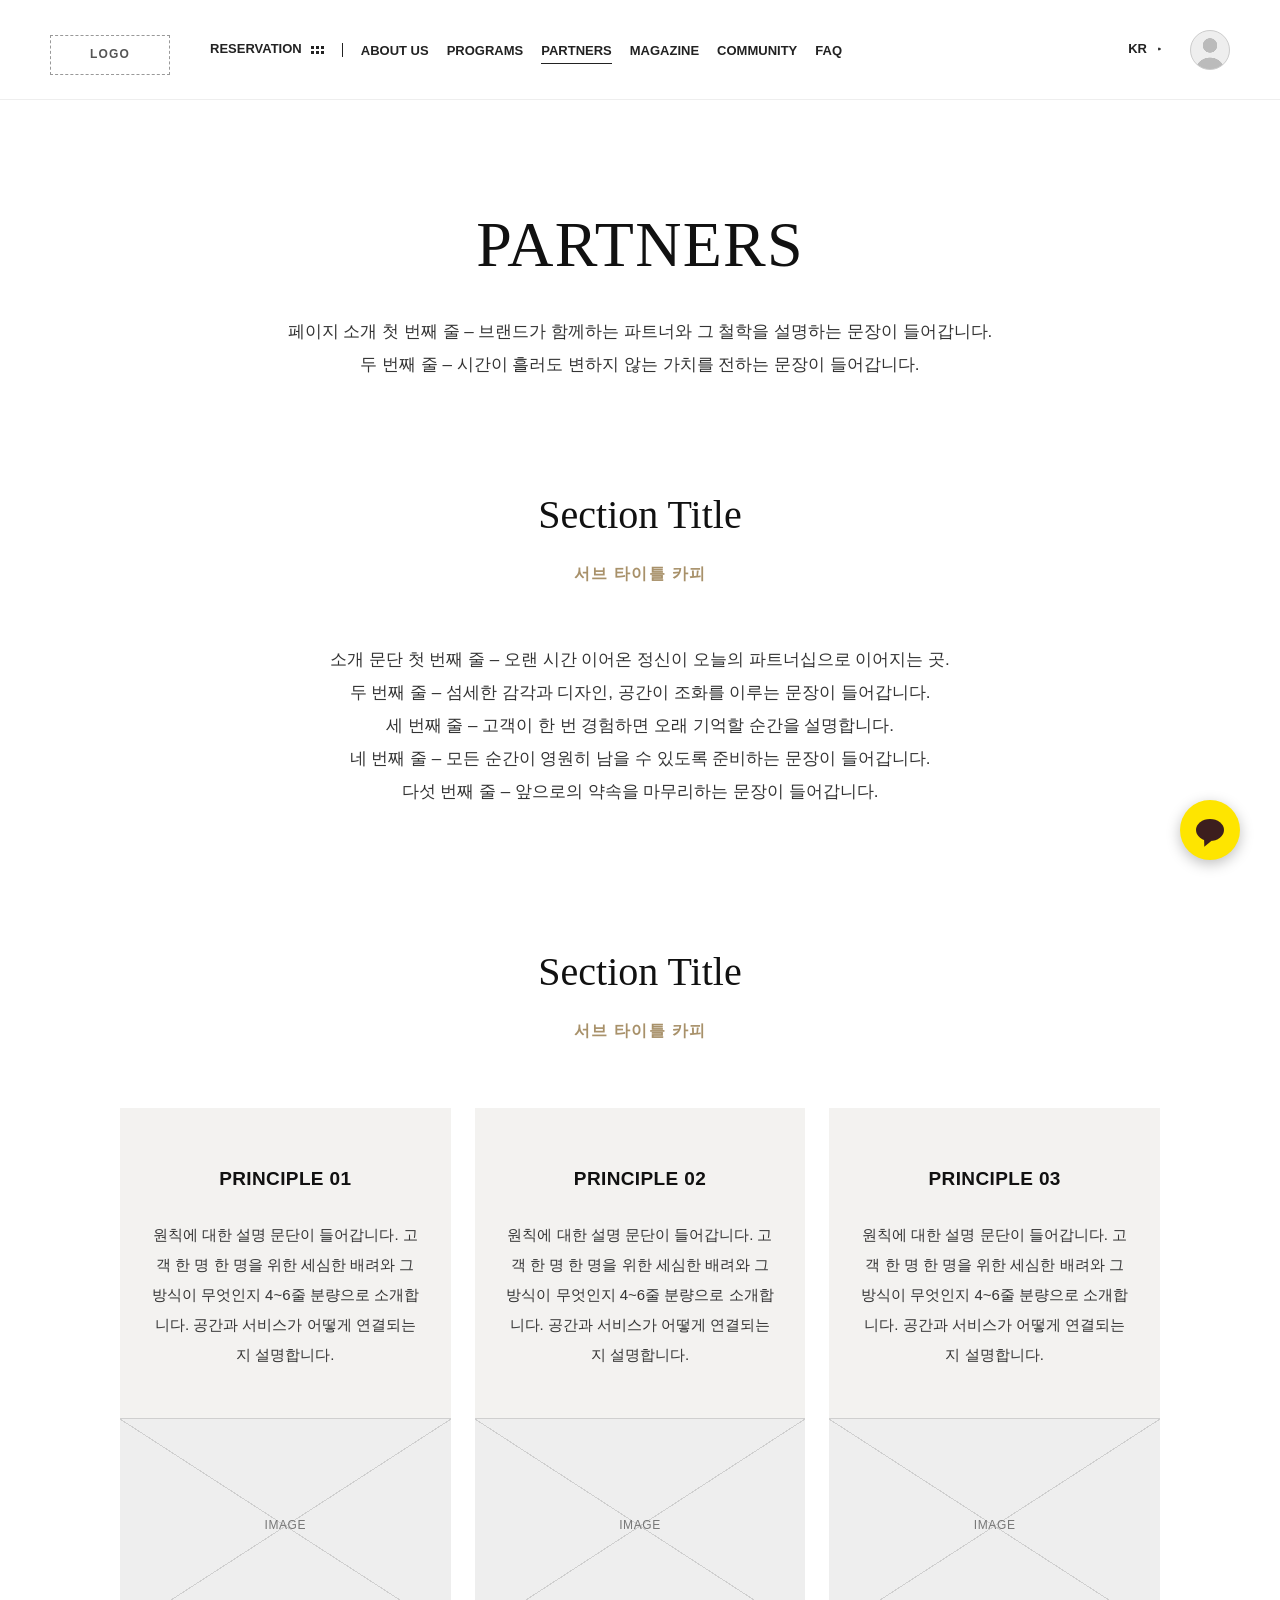
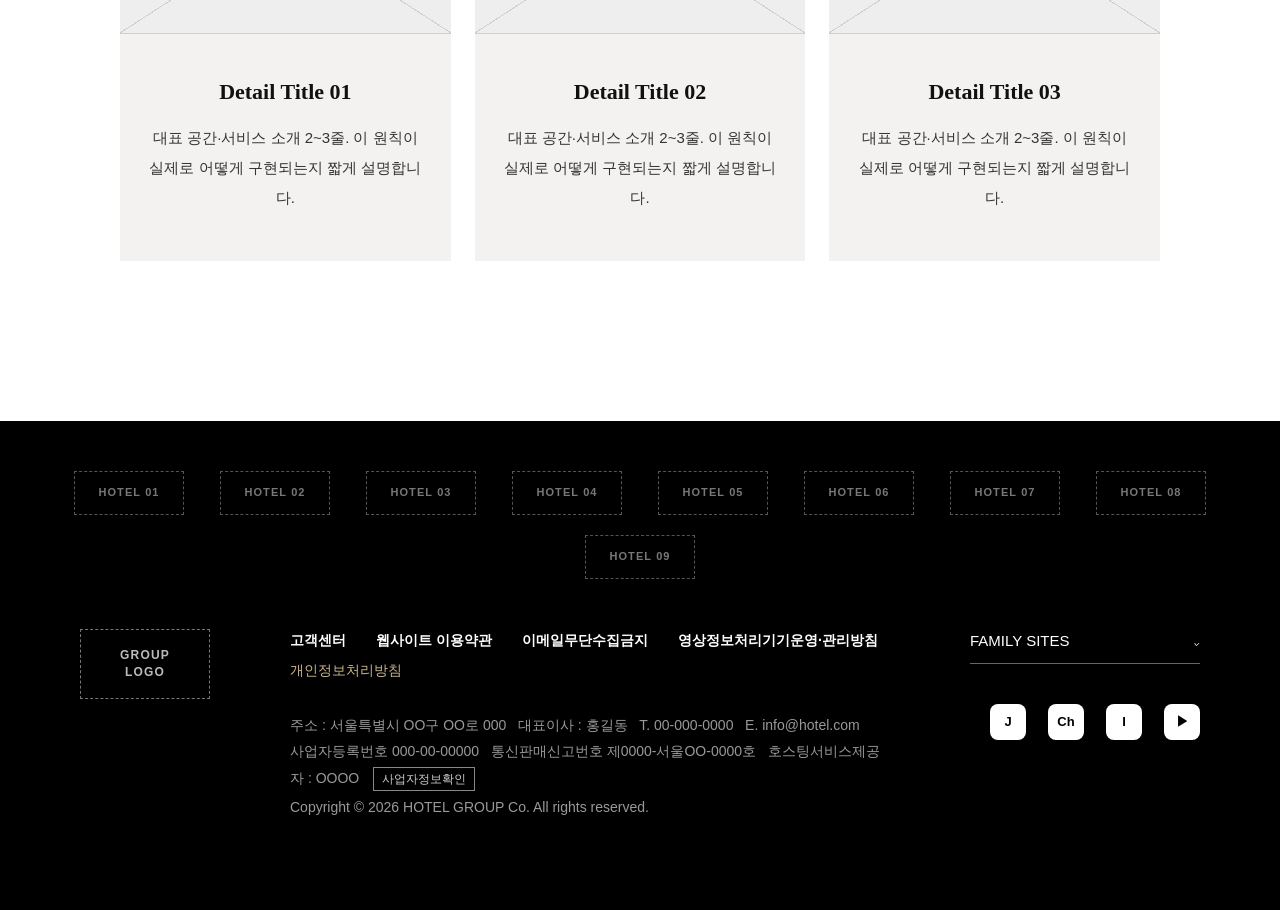
<file: partners.html>
<!DOCTYPE html>
<html lang="ko" class="is-content">
<head>
  <meta charset="UTF-8">
  <meta name="viewport" content="width=device-width, initial-scale=1.0">
  <title>PARTNERS – Low-fidelity Wireframe</title>
  <link rel="stylesheet" href="css/style.css">
  <link rel="stylesheet" href="css/sub.css">
  <link rel="stylesheet" href="css/partners.css">
</head>
<body>

<a href="#content" class="skip">본문 바로가기</a>

<!-- ============================================================
     HEADER
     - data-mode="default"    : 메인 영상 위 (햄버거 · 상품찾기 · KR, 투명)
     - data-mode="default" : 그 외 섹션 (GNB + KR · 프로필, 흰 배경)
============================================================ -->
<header class="header" id="header" data-mode="default">

  <!-- 히어로용 미니 헤더 -->
  <div class="hd-hero">
    <a href="index.html" class="hd-logo"><span class="ph-box">LOGO</span></a>
    <button type="button" class="btn-ham" aria-label="전체메뉴 열기" aria-expanded="false" aria-controls="allMenu">
      <span></span><span></span><span></span>
    </button>
    <a href="#" class="hd-link">상품찾기 <i class="ico-search" aria-hidden="true"></i></a>
    <button type="button" class="hd-lang">KR <i aria-hidden="true">▸</i></button>
  </div>

  <!-- 기본 헤더 -->
  <div class="hd-full">
    <div class="gnb-bar">
      <h1 class="logo"><a href="index.html"><span class="ph-box">LOGO</span></a></h1>
      <nav class="gnb" aria-label="주메뉴">
        <a href="reservation.html" class="reserv-btn">RESERVATION <i class="ico-grid" aria-hidden="true"></i></a>
        <span class="gnb-sep" aria-hidden="true"></span>
        <ul class="gnb-list">
          <li><a href="about.html">ABOUT US</a></li>
          <li><a href="programs.html">PROGRAMS</a></li>
          <li><a href="partners.html" class="on" aria-current="page">PARTNERS</a></li>
          <li><a href="magazine.html">MAGAZINE</a></li>
          <li><a href="community.html">COMMUNITY</a></li>
          <li><a href="faq.html">FAQ</a></li>
        </ul>
      </nav>
      <div class="gnb-side">
        <button type="button" class="hd-lang">KR <i aria-hidden="true">▸</i></button>
        <div class="profile">
          <button type="button" class="profile-btn" aria-expanded="false" aria-controls="profileMenu" aria-label="회원 메뉴">
            <span class="profile-img" aria-hidden="true"></span>
          </button>
          <ul class="profile-list" id="profileMenu">
            <li><a href="#">로그인</a></li>
            <li><a href="#">회원가입</a></li>
          </ul>
        </div>
      </div>
      <button type="button" class="btn-ham dark" aria-label="전체메뉴 열기" aria-expanded="false" aria-controls="allMenu">
        <span></span><span></span><span></span>
      </button>
    </div>

    <!-- 서브바 (스크롤 시 GNB 줄 대신 노출) -->
    <div class="sub-bar">
      <p class="sub-name"><a href="index.html">HOTEL NAME</a></p>
      <a href="reservation.html" class="sub-reserv">RESERVATION</a>
      <nav class="crumb" aria-label="현재 위치">
        <ol>
          <li><a href="index.html">HOME</a></li>
          <li class="dd">
            <button type="button" class="dd-btn" aria-expanded="false">PARTNERS <i class="caret" aria-hidden="true"></i></button>
            <ul class="dd-list">
              <li><a href="about.html">ABOUT</a></li>
              <li><a href="programs.html">PROGRAM</a></li>
              <li><a href="partners.html" aria-current="true">PARTNERS</a></li>
              <li><a href="magazine.html">MAGAZINE</a></li>
              <li><a href="community.html">COMMUNITY</a></li>
              <li><a href="faq.html">FAQ</a></li>
              <li><a href="reservation.html">RESERVATION</a></li>
            </ul>
          </li>
          <li class="dd">
            <button type="button" class="dd-btn" aria-expanded="false">PARTNERS <i class="caret" aria-hidden="true"></i></button>
            <ul class="dd-list">
              <li><a href="partners.html" aria-current="page">PARTNERS</a></li>
              <li><a href="#">Restaurant 01</a></li>
              <li><a href="#">Lounge &amp; Bar</a></li>
              <li><a href="#">Restaurant 02</a></li>
              <li><a href="#">Restaurant 03</a></li>
              <li><a href="#">Deli</a></li>
            </ul>
          </li>
        </ol>
      </nav>
    </div>
  </div>
</header>

<!-- ============================================================
     전체메뉴 (슬라이드 다운 / 슬라이드 업)
============================================================ -->
<div class="all-menu" id="allMenu" aria-hidden="true" inert data-fp-ignore>
  <div class="am-head">
    <span class="ph-box emblem">EMBLEM</span>
    <button type="button" class="am-close" aria-label="전체메뉴 닫기"><span></span><span></span></button>
  </div>

  <nav class="am-body" aria-label="전체메뉴">
    <ul class="am-menu">
      <li><a href="about.html">ABOUT US</a></li>
      <li><a href="programs.html">PROGRAMS</a></li>
      <li><a href="partners.html" aria-current="page">PARTNERS</a></li>
      <li><a href="magazine.html">MAGAZINE</a></li>
      <li><a href="community.html">COMMUNITY</a></li>
      <li><a href="faq.html">FAQ</a></li>
      <li><a href="reservation.html">RESERVATION</a></li>
    </ul>
    <div class="am-member">
      <a href="#" class="am-login">로그인</a>
      <a href="#" class="am-join">회원가입</a>
    </div>
  </nav>
</div>

<!-- 본문 (일반 스크롤 – 메인 영상 없음) -->
<main id="content" class="page-partners">

    <!-- 01 PAGE INTRO – 가운데 정렬 타이틀 + 소개 -->
    <section class="pt-intro">
      <h2 class="pt-page-tit">PARTNERS</h2>
      <p class="pt-page-txt">
        페이지 소개 첫 번째 줄 – 브랜드가 함께하는 파트너와 그 철학을 설명하는 문장이 들어갑니다.<br>
        두 번째 줄 – 시간이 흘러도 변하지 않는 가치를 전하는 문장이 들어갑니다.
      </p>
    </section>

    <!-- 02 STATEMENT – 섹션 제목 + 금색 부제 + 소개 문단 -->
    <section class="pt-statement">
      <div class="ab-head">
        <h2 class="ab-tit">Section Title</h2>
        <p class="ab-sub">서브 타이틀 카피</p>
        <p class="ab-txt">
          소개 문단 첫 번째 줄 – 오랜 시간 이어온 정신이 오늘의 파트너십으로 이어지는 곳.<br>
          두 번째 줄 – 섬세한 감각과 디자인, 공간이 조화를 이루는 문장이 들어갑니다.<br>
          세 번째 줄 – 고객이 한 번 경험하면 오래 기억할 순간을 설명합니다.<br>
          네 번째 줄 – 모든 순간이 영원히 남을 수 있도록 준비하는 문장이 들어갑니다.<br>
          다섯 번째 줄 – 앞으로의 약속을 마무리하는 문장이 들어갑니다.
        </p>
      </div>
    </section>

    <!-- 03 PRINCIPLES – 3열 카드 : 위 설명 패널 · 사진 · 아래 설명 패널 -->
    <section class="ab-sec pt-principles">
      <div class="ab-head">
        <h2 class="ab-tit">Section Title</h2>
        <p class="ab-sub">서브 타이틀 카피</p>
      </div>

      <ul class="pt-cards">
        <li class="pt-card">
          <div class="pc-top">
            <h3 class="pc-tit">PRINCIPLE 01</h3>
            <p>원칙에 대한 설명 문단이 들어갑니다. 고객 한 명 한 명을 위한 세심한 배려와 그 방식이 무엇인지 4~6줄 분량으로 소개합니다. 공간과 서비스가 어떻게 연결되는지 설명합니다.</p>
          </div>
          <div class="ph pc-img">IMAGE</div>
          <div class="pc-bottom">
            <h4 class="pc-sub">Detail Title 01</h4>
            <p>대표 공간·서비스 소개 2~3줄. 이 원칙이 실제로 어떻게 구현되는지 짧게 설명합니다.</p>
          </div>
        </li>
        <li class="pt-card">
          <div class="pc-top">
            <h3 class="pc-tit">PRINCIPLE 02</h3>
            <p>원칙에 대한 설명 문단이 들어갑니다. 고객 한 명 한 명을 위한 세심한 배려와 그 방식이 무엇인지 4~6줄 분량으로 소개합니다. 공간과 서비스가 어떻게 연결되는지 설명합니다.</p>
          </div>
          <div class="ph pc-img">IMAGE</div>
          <div class="pc-bottom">
            <h4 class="pc-sub">Detail Title 02</h4>
            <p>대표 공간·서비스 소개 2~3줄. 이 원칙이 실제로 어떻게 구현되는지 짧게 설명합니다.</p>
          </div>
        </li>
        <li class="pt-card">
          <div class="pc-top">
            <h3 class="pc-tit">PRINCIPLE 03</h3>
            <p>원칙에 대한 설명 문단이 들어갑니다. 고객 한 명 한 명을 위한 세심한 배려와 그 방식이 무엇인지 4~6줄 분량으로 소개합니다. 공간과 서비스가 어떻게 연결되는지 설명합니다.</p>
          </div>
          <div class="ph pc-img">IMAGE</div>
          <div class="pc-bottom">
            <h4 class="pc-sub">Detail Title 03</h4>
            <p>대표 공간·서비스 소개 2~3줄. 이 원칙이 실제로 어떻게 구현되는지 짧게 설명합니다.</p>
          </div>
        </li>
      </ul>
    </section>

</main>

<!-- FOOTER -->
      <footer class="footer" id="footer">
        <ul class="family-logos" aria-label="계열 호텔">
          <li><a href="#" class="ph-box">HOTEL 01</a></li>
          <li><a href="#" class="ph-box">HOTEL 02</a></li>
          <li><a href="#" class="ph-box">HOTEL 03</a></li>
          <li><a href="#" class="ph-box">HOTEL 04</a></li>
          <li><a href="#" class="ph-box">HOTEL 05</a></li>
          <li><a href="#" class="ph-box">HOTEL 06</a></li>
          <li><a href="#" class="ph-box">HOTEL 07</a></li>
          <li><a href="#" class="ph-box">HOTEL 08</a></li>
          <li><a href="#" class="ph-box">HOTEL 09</a></li>
        </ul>
        <div class="foot-main">
          <span class="ph-box foot-logo">GROUP<br>LOGO</span>
          <div class="foot-info">
            <ul class="policy">
              <li><a href="#">고객센터</a></li>
              <li><a href="#">웹사이트 이용약관</a></li>
              <li><a href="#">이메일무단수집금지</a></li>
              <li><a href="#">영상정보처리기기운영·관리방침</a></li>
              <li><a href="#" class="point">개인정보처리방침</a></li>
            </ul>
            <address>
              <p>주소 : 서울특별시 OO구 OO로 000 &nbsp; 대표이사 : 홍길동 &nbsp; T. 00-000-0000 &nbsp; E. info@hotel.com</p>
              <p>사업자등록번호 000-00-00000 &nbsp; 통신판매신고번호 제0000-서울OO-0000호 &nbsp; 호스팅서비스제공자 : OOOO <a href="#" class="btn-biz">사업자정보확인</a></p>
              <p class="copy">Copyright © 2026 HOTEL GROUP Co. All rights reserved.</p>
            </address>
          </div>
          <div class="foot-side">
            <div class="family">
              <button type="button" class="family-btn" aria-expanded="false" aria-controls="familyList">FAMILY SITES <i aria-hidden="true">⌄</i></button>
              <ul class="family-list" id="familyList">
                <li><a href="#">Family Site 01</a></li><li><a href="#">Family Site 02</a></li>
                <li><a href="#">Family Site 03</a></li><li><a href="#">Family Site 04</a></li>
                <li><a href="#">Family Site 05</a></li><li><a href="#">Family Site 06</a></li>
              </ul>
            </div>
            <ul class="sns">
              <li><a href="#" class="sns-ico" aria-label="공식 앱">J</a></li>
              <li><a href="#" class="sns-ico" aria-label="메신저 채널">Ch</a></li>
              <li><a href="#" class="sns-ico" aria-label="인스타그램">I</a></li>
              <li><a href="#" class="sns-ico" aria-label="유튜브">▶</a></li>
            </ul>
          </div>
        </div>
      </footer>

<!-- 카카오톡 채널 바로가기 (화면 오른쪽 아래 고정)
     TODO: href 를 채널 주소(https://pf.kakao.com/_채널ID/chat)로 바꾸고 target="_blank" rel="noopener" 추가 -->
<a href="#" class="kakao-fab" aria-label="카카오톡 채널 상담"><i aria-hidden="true"></i></a>

<script src="js/ui.js"></script>
<script src="js/sub.js"></script>
</body>
</html>
</file>
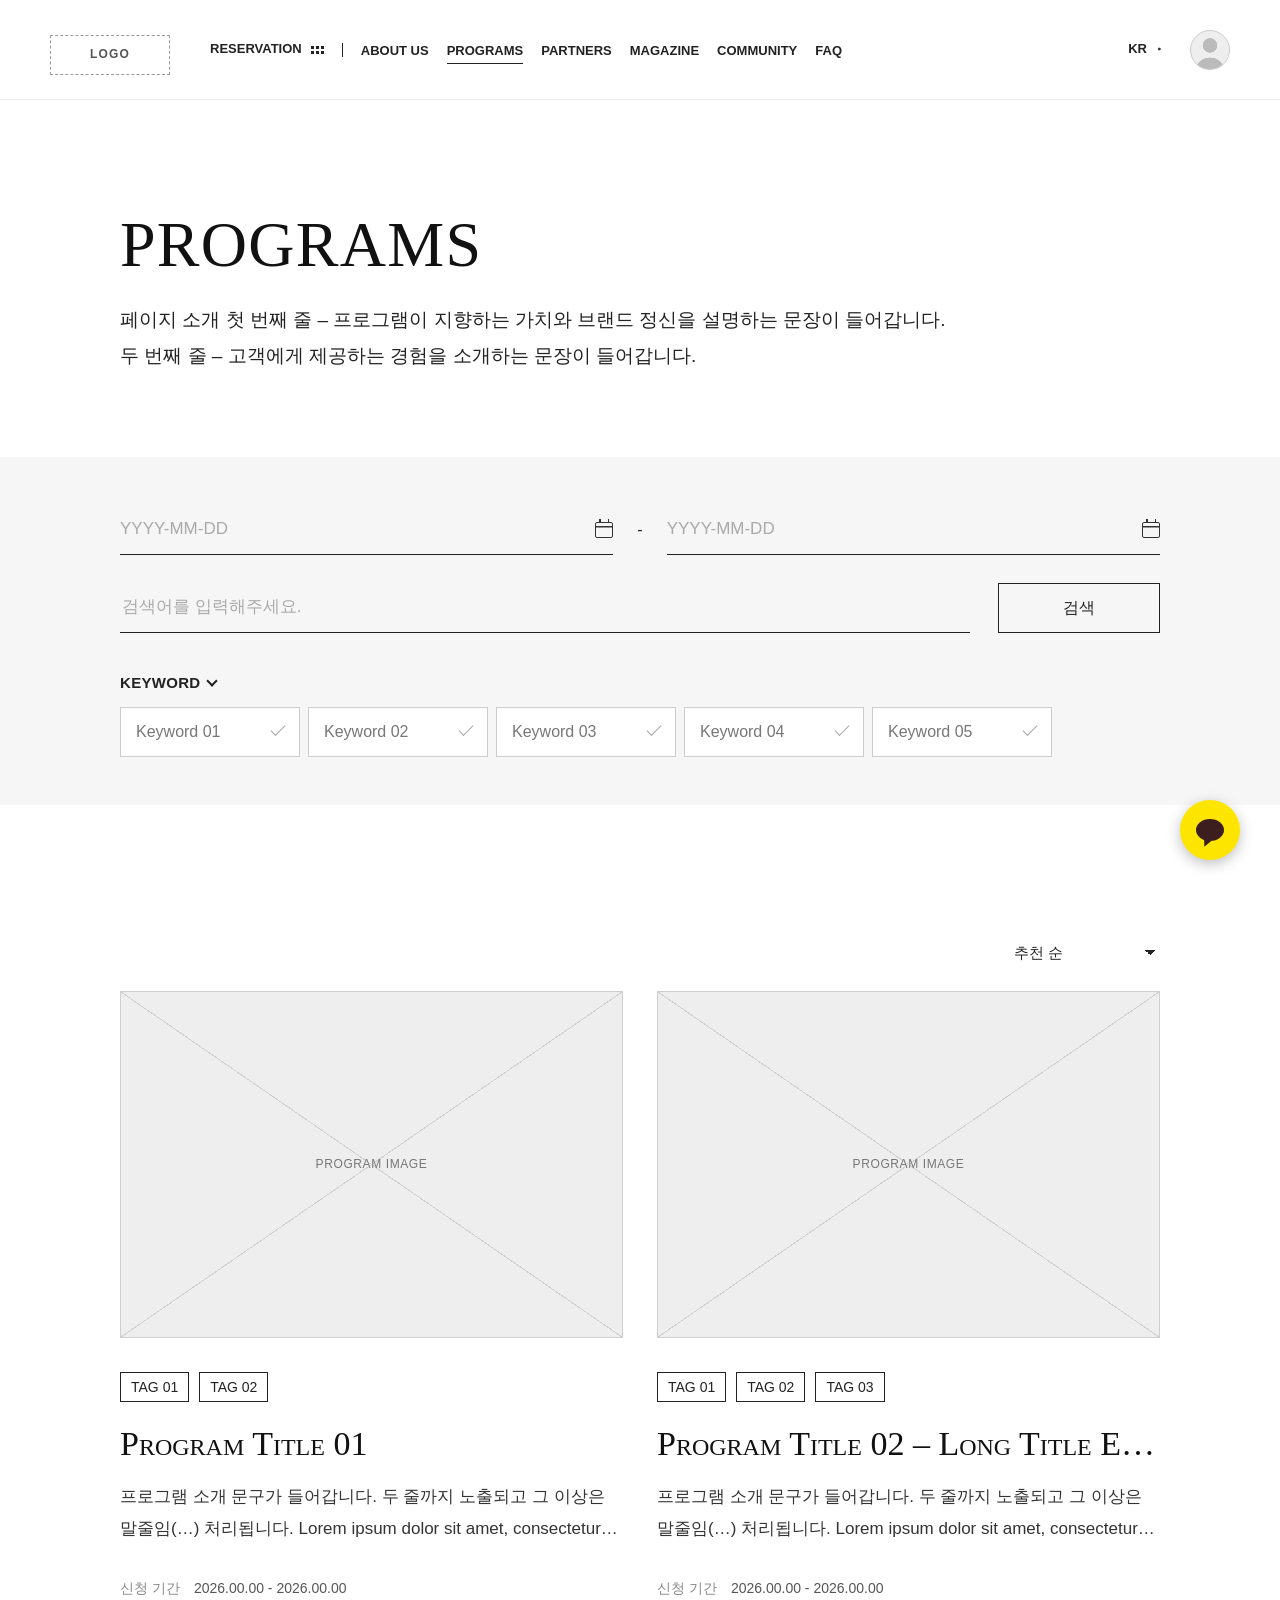
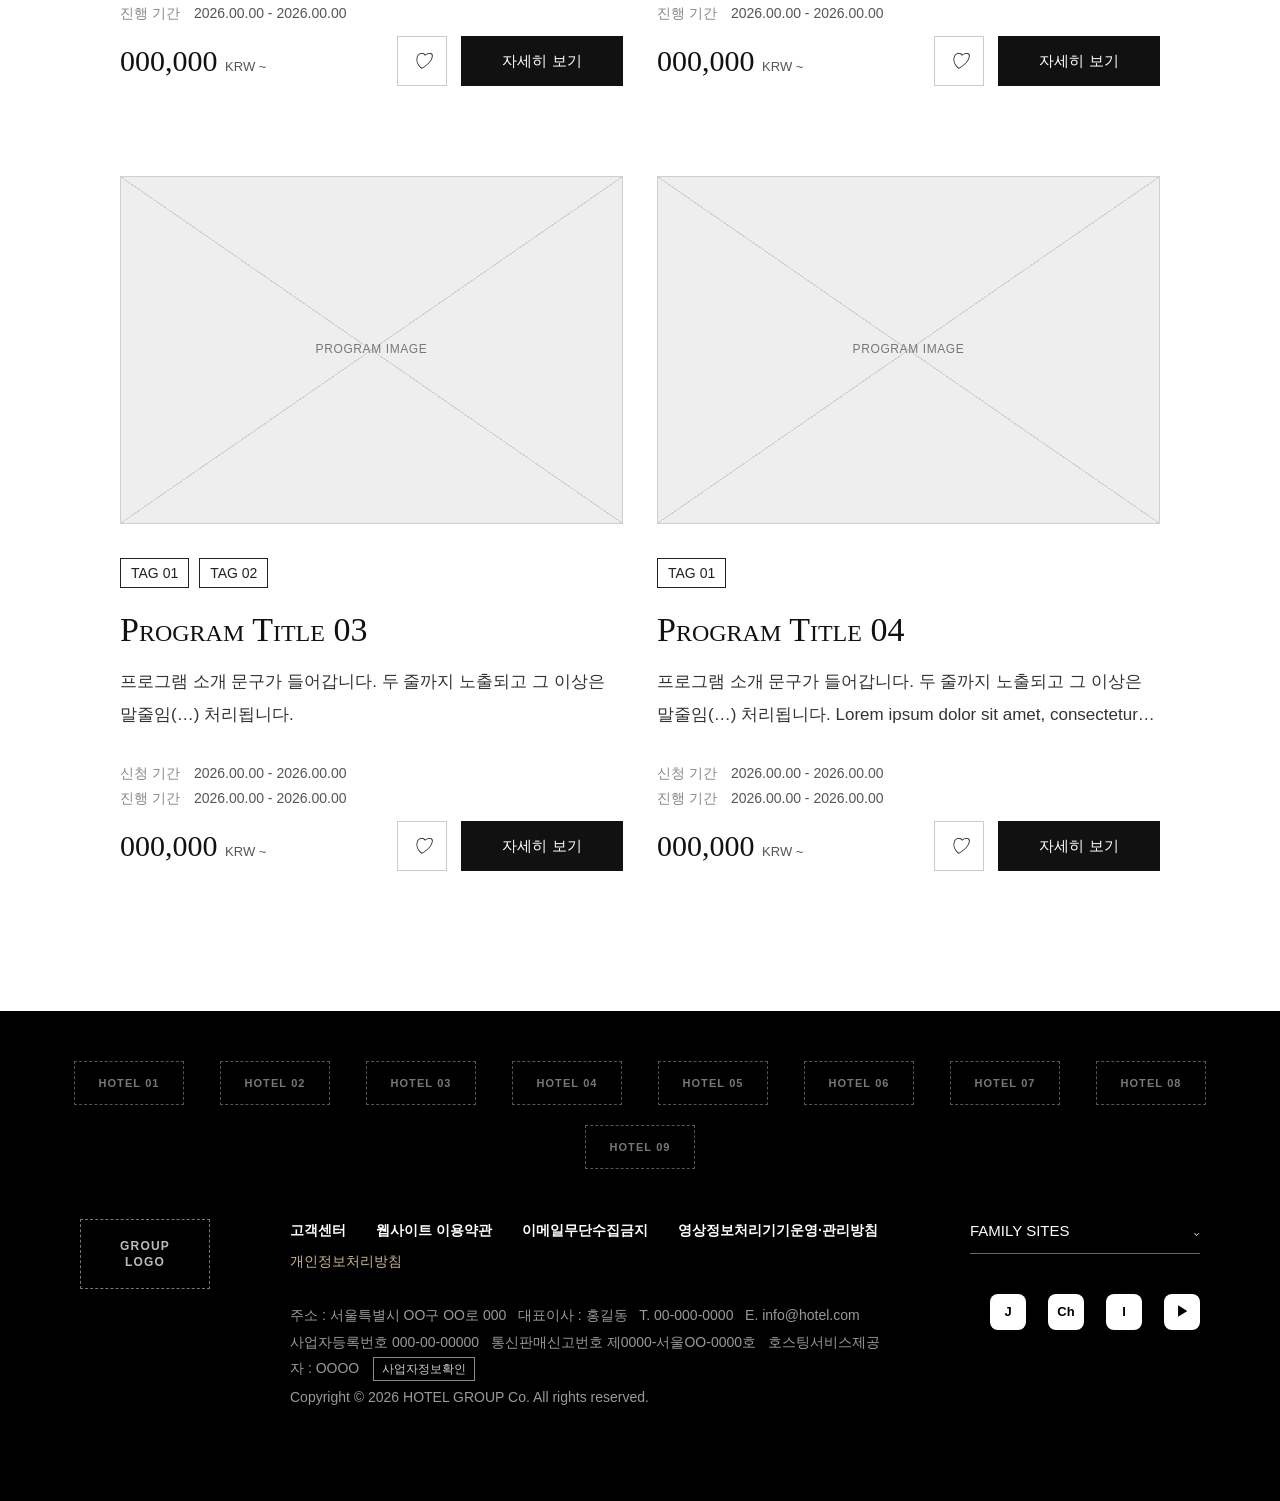
<file: programs.html>
<!DOCTYPE html>
<html lang="ko" class="is-content">
<head>
  <meta charset="UTF-8">
  <meta name="viewport" content="width=device-width, initial-scale=1.0">
  <title>PROGRAMS – Low-fidelity Wireframe</title>
  <link rel="stylesheet" href="css/style.css">
  <link rel="stylesheet" href="css/sub.css">
  <link rel="stylesheet" href="css/programs.css">
</head>
<body>

<a href="#content" class="skip">본문 바로가기</a>

<!-- ============================================================
     HEADER
     - data-mode="default"    : 메인 영상 위 (햄버거 · 상품찾기 · KR, 투명)
     - data-mode="default" : 그 외 섹션 (GNB + KR · 프로필, 흰 배경)
============================================================ -->
<header class="header" id="header" data-mode="default">

  <!-- 히어로용 미니 헤더 -->
  <div class="hd-hero">
    <a href="index.html" class="hd-logo"><span class="ph-box">LOGO</span></a>
    <button type="button" class="btn-ham" aria-label="전체메뉴 열기" aria-expanded="false" aria-controls="allMenu">
      <span></span><span></span><span></span>
    </button>
    <a href="#" class="hd-link">상품찾기 <i class="ico-search" aria-hidden="true"></i></a>
    <button type="button" class="hd-lang">KR <i aria-hidden="true">▸</i></button>
  </div>

  <!-- 기본 헤더 -->
  <div class="hd-full">
    <div class="gnb-bar">
      <h1 class="logo"><a href="index.html"><span class="ph-box">LOGO</span></a></h1>
      <nav class="gnb" aria-label="주메뉴">
        <a href="reservation.html" class="reserv-btn">RESERVATION <i class="ico-grid" aria-hidden="true"></i></a>
        <span class="gnb-sep" aria-hidden="true"></span>
        <ul class="gnb-list">
          <li><a href="about.html">ABOUT US</a></li>
          <li><a href="programs.html" class="on" aria-current="page">PROGRAMS</a></li>
          <li><a href="partners.html">PARTNERS</a></li>
          <li><a href="magazine.html">MAGAZINE</a></li>
          <li><a href="community.html">COMMUNITY</a></li>
          <li><a href="faq.html">FAQ</a></li>
        </ul>
      </nav>
      <div class="gnb-side">
        <button type="button" class="hd-lang">KR <i aria-hidden="true">▸</i></button>
        <div class="profile">
          <button type="button" class="profile-btn" aria-expanded="false" aria-controls="profileMenu" aria-label="회원 메뉴">
            <span class="profile-img" aria-hidden="true"></span>
          </button>
          <ul class="profile-list" id="profileMenu">
            <li><a href="#">로그인</a></li>
            <li><a href="#">회원가입</a></li>
          </ul>
        </div>
      </div>
      <button type="button" class="btn-ham dark" aria-label="전체메뉴 열기" aria-expanded="false" aria-controls="allMenu">
        <span></span><span></span><span></span>
      </button>
    </div>

    <!-- 서브바 (스크롤 시 GNB 줄 대신 노출) -->
    <div class="sub-bar">
      <p class="sub-name"><a href="index.html">HOTEL NAME</a></p>
      <a href="reservation.html" class="sub-reserv">RESERVATION</a>
      <nav class="crumb" aria-label="현재 위치">
        <ol>
          <li><a href="index.html">HOME</a></li>
          <li class="dd">
            <button type="button" class="dd-btn" aria-expanded="false">PROGRAM <i class="caret" aria-hidden="true"></i></button>
            <ul class="dd-list">
              <li><a href="about.html">ABOUT</a></li>
              <li><a href="programs.html" aria-current="true">PROGRAM</a></li>
              <li><a href="partners.html">PARTNERS</a></li>
              <li><a href="magazine.html">MAGAZINE</a></li>
              <li><a href="community.html">COMMUNITY</a></li>
              <li><a href="faq.html">FAQ</a></li>
              <li><a href="reservation.html">RESERVATION</a></li>
            </ul>
          </li>
          <li class="dd">
            <button type="button" class="dd-btn" aria-expanded="false">PROGRAMS <i class="caret" aria-hidden="true"></i></button>
            <ul class="dd-list">
              <li><a href="programs.html" aria-current="page">PROGRAMS</a></li>
              <li><a href="#">ROOM</a></li>
              <li><a href="#">SUITE</a></li>
              <li><a href="#">SPECIALTY SUITE</a></li>
            </ul>
          </li>
        </ol>
      </nav>
    </div>
  </div>
</header>

<!-- ============================================================
     전체메뉴 (슬라이드 다운 / 슬라이드 업)
============================================================ -->
<div class="all-menu" id="allMenu" aria-hidden="true" inert data-fp-ignore>
  <div class="am-head">
    <span class="ph-box emblem">EMBLEM</span>
    <button type="button" class="am-close" aria-label="전체메뉴 닫기"><span></span><span></span></button>
  </div>

  <nav class="am-body" aria-label="전체메뉴">
    <ul class="am-menu">
      <li><a href="about.html">ABOUT US</a></li>
      <li><a href="programs.html" aria-current="page">PROGRAMS</a></li>
      <li><a href="partners.html">PARTNERS</a></li>
      <li><a href="magazine.html">MAGAZINE</a></li>
      <li><a href="community.html">COMMUNITY</a></li>
      <li><a href="faq.html">FAQ</a></li>
      <li><a href="reservation.html">RESERVATION</a></li>
    </ul>
    <div class="am-member">
      <a href="#" class="am-login">로그인</a>
      <a href="#" class="am-join">회원가입</a>
    </div>
  </nav>
</div>

<!-- 본문 (일반 스크롤 – 메인 영상 없음) -->
<main id="content" class="page-programs">

    <!-- 01 PAGE INTRO – 왼쪽 정렬 타이틀 + 소개 -->
    <section class="sp-intro">
      <div class="sp-inner">
        <h2 class="sp-page-tit">PROGRAMS</h2>
        <p class="sp-page-txt">
          페이지 소개 첫 번째 줄 – 프로그램이 지향하는 가치와 브랜드 정신을 설명하는 문장이 들어갑니다.<br>
          두 번째 줄 – 고객에게 제공하는 경험을 소개하는 문장이 들어갑니다.
        </p>
      </div>
    </section>

    <!-- 02 SEARCH – 기간(달력) · 검색어 · 키워드 (회색 띠) -->
    <section class="sp-search" aria-label="프로그램 검색">
      <form class="sp-inner" id="pgSearch" action="#" onsubmit="return false;">
        <div class="search-row">
          <div class="date-range">
            <div class="date-field" data-role="start">
              <label class="blind" for="dateStart">시작일</label>
              <input type="text" id="dateStart" class="date-input" placeholder="YYYY-MM-DD" inputmode="numeric" maxlength="10" autocomplete="off">
              <button type="button" class="date-ico" aria-label="시작일 달력 열기" aria-expanded="false"></button>
            </div>
            <span class="date-dash" aria-hidden="true">-</span>
            <div class="date-field" data-role="end">
              <label class="blind" for="dateEnd">종료일</label>
              <input type="text" id="dateEnd" class="date-input" placeholder="YYYY-MM-DD" inputmode="numeric" maxlength="10" autocomplete="off">
              <button type="button" class="date-ico" aria-label="종료일 달력 열기" aria-expanded="false"></button>
            </div>
          </div>
          <label class="blind" for="pgKeyword">검색어</label>
          <input type="search" id="pgKeyword" class="search-input" placeholder="검색어를 입력해주세요.">
          <button type="submit" class="btn-search">검색</button>
          <!-- TODO 검색 기능: submit 시 기간(dateStart~dateEnd) · 검색어 · 선택된 키워드(input[name="kw"]:checked)로 목록 필터 -->
        </div>

        <div class="kw">
          <button type="button" class="kw-toggle" aria-expanded="false" aria-controls="kwList">KEYWORD <i class="kw-arrow" aria-hidden="true"></i></button>
          <!-- 접힘: 첫 5개만 / 펼침(.is-open): 전체 -->
          <ul class="kw-list" id="kwList">
            <li><label class="kw-chip"><input type="checkbox" name="kw" value="k01"><span>Keyword 01</span></label></li>
            <li><label class="kw-chip"><input type="checkbox" name="kw" value="k02"><span>Keyword 02</span></label></li>
            <li><label class="kw-chip"><input type="checkbox" name="kw" value="k03"><span>Keyword 03</span></label></li>
            <li><label class="kw-chip"><input type="checkbox" name="kw" value="k04"><span>Keyword 04</span></label></li>
            <li><label class="kw-chip"><input type="checkbox" name="kw" value="k05"><span>Keyword 05</span></label></li>
            <li><label class="kw-chip"><input type="checkbox" name="kw" value="k06"><span>Keyword 06</span></label></li>
            <li><label class="kw-chip"><input type="checkbox" name="kw" value="k07"><span>Keyword 07</span></label></li>
            <li><label class="kw-chip"><input type="checkbox" name="kw" value="k08"><span>Keyword 08</span></label></li>
            <li><label class="kw-chip"><input type="checkbox" name="kw" value="k09"><span>Keyword 09</span></label></li>
            <li><label class="kw-chip"><input type="checkbox" name="kw" value="k10"><span>Keyword 10</span></label></li>
            <li><label class="kw-chip"><input type="checkbox" name="kw" value="k11"><span>Keyword 11</span></label></li>
            <li><label class="kw-chip"><input type="checkbox" name="kw" value="k12"><span>Keyword 12</span></label></li>
          </ul>
        </div>
      </form>
    </section>

    <!-- 03 LIST – 정렬 + 2열 카드 -->
    <section class="pg-list" aria-label="프로그램 목록">
      <div class="sp-inner">
        <div class="pg-sort">
          <label class="blind" for="pgSort">정렬</label>
          <select id="pgSort">
            <option value="recommend">추천 순</option>
            <option value="popular">인기 순</option>
            <option value="latest">최신 순</option>
            <option value="priceAsc">가격 낮은 순</option>
            <option value="priceDesc">가격 높은 순</option>
          </select>
          <!-- TODO 정렬 기능: change 시 카드 순서 변경 (data-price, data-date 등 속성을 카드에 넣어두면 편함) -->
        </div>

        <ul class="pg-cards" id="pgCards">
          <li class="pg-card">
            <a href="#" class="ph pg-thumb">PROGRAM IMAGE</a>
            <ul class="pg-tags"><li>TAG 01</li><li>TAG 02</li></ul>
            <h3 class="pg-tit"><a href="#">Program Title 01</a></h3>
            <p class="pg-desc">프로그램 소개 문구가 들어갑니다. 두 줄까지 노출되고 그 이상은 말줄임(…) 처리됩니다. Lorem ipsum dolor sit amet, consectetur adipiscing elit, sed do eiusmod tempor.</p>
            <dl class="pg-period">
              <div><dt>신청 기간</dt><dd>2026.00.00 - 2026.00.00</dd></div>
              <div><dt>진행 기간</dt><dd>2026.00.00 - 2026.00.00</dd></div>
            </dl>
            <div class="pg-foot">
              <p class="pg-price"><strong>000,000</strong> KRW ~</p>
              <div class="pg-btns">
                <button type="button" class="btn-wish" aria-pressed="false" aria-label="관심 프로그램 담기"><i aria-hidden="true">♡</i></button>
                <a href="#" class="btn-detail">자세히 보기</a>
              </div>
            </div>
          </li>
          <li class="pg-card">
            <a href="#" class="ph pg-thumb">PROGRAM IMAGE</a>
            <ul class="pg-tags"><li>TAG 01</li><li>TAG 02</li><li>TAG 03</li></ul>
            <h3 class="pg-tit"><a href="#">Program Title 02 – Long Title Example Ellipsis</a></h3>
            <p class="pg-desc">프로그램 소개 문구가 들어갑니다. 두 줄까지 노출되고 그 이상은 말줄임(…) 처리됩니다. Lorem ipsum dolor sit amet, consectetur adipiscing elit, sed do eiusmod tempor.</p>
            <dl class="pg-period">
              <div><dt>신청 기간</dt><dd>2026.00.00 - 2026.00.00</dd></div>
              <div><dt>진행 기간</dt><dd>2026.00.00 - 2026.00.00</dd></div>
            </dl>
            <div class="pg-foot">
              <p class="pg-price"><strong>000,000</strong> KRW ~</p>
              <div class="pg-btns">
                <button type="button" class="btn-wish" aria-pressed="false" aria-label="관심 프로그램 담기"><i aria-hidden="true">♡</i></button>
                <a href="#" class="btn-detail">자세히 보기</a>
              </div>
            </div>
          </li>
          <li class="pg-card">
            <a href="#" class="ph pg-thumb">PROGRAM IMAGE</a>
            <ul class="pg-tags"><li>TAG 01</li><li>TAG 02</li></ul>
            <h3 class="pg-tit"><a href="#">Program Title 03</a></h3>
            <p class="pg-desc">프로그램 소개 문구가 들어갑니다. 두 줄까지 노출되고 그 이상은 말줄임(…) 처리됩니다.</p>
            <dl class="pg-period">
              <div><dt>신청 기간</dt><dd>2026.00.00 - 2026.00.00</dd></div>
              <div><dt>진행 기간</dt><dd>2026.00.00 - 2026.00.00</dd></div>
            </dl>
            <div class="pg-foot">
              <p class="pg-price"><strong>000,000</strong> KRW ~</p>
              <div class="pg-btns">
                <button type="button" class="btn-wish" aria-pressed="false" aria-label="관심 프로그램 담기"><i aria-hidden="true">♡</i></button>
                <a href="#" class="btn-detail">자세히 보기</a>
              </div>
            </div>
          </li>
          <li class="pg-card">
            <a href="#" class="ph pg-thumb">PROGRAM IMAGE</a>
            <ul class="pg-tags"><li>TAG 01</li></ul>
            <h3 class="pg-tit"><a href="#">Program Title 04</a></h3>
            <p class="pg-desc">프로그램 소개 문구가 들어갑니다. 두 줄까지 노출되고 그 이상은 말줄임(…) 처리됩니다. Lorem ipsum dolor sit amet, consectetur adipiscing elit, sed do eiusmod tempor.</p>
            <dl class="pg-period">
              <div><dt>신청 기간</dt><dd>2026.00.00 - 2026.00.00</dd></div>
              <div><dt>진행 기간</dt><dd>2026.00.00 - 2026.00.00</dd></div>
            </dl>
            <div class="pg-foot">
              <p class="pg-price"><strong>000,000</strong> KRW ~</p>
              <div class="pg-btns">
                <button type="button" class="btn-wish" aria-pressed="false" aria-label="관심 프로그램 담기"><i aria-hidden="true">♡</i></button>
                <a href="#" class="btn-detail">자세히 보기</a>
              </div>
            </div>
          </li>
          <!-- 카드 추가: 위 <li class="pg-card"> 블록을 복사해서 붙여넣기 -->
        </ul>

        <!-- ==========================================================
             MORE 버튼 (지금은 4개라 숨김)
             · 프로그램이 6개를 넘으면 아래 주석을 풀기만 하면 동작함
             · 처음 6개만 보이고, 누를 때마다 6개씩 추가 → 다 보이면 버튼 사라짐
             · 개수 변경: js/programs.js 의 PAGE_SIZE
        ===========================================================
        <div class="sp-more-wrap">
          <button type="button" class="sp-more" id="btnMore">MORE</button>
        </div>
        -->
      </div>
    </section>

</main>

<!-- FOOTER -->
      <footer class="footer" id="footer">
        <ul class="family-logos" aria-label="계열 호텔">
          <li><a href="#" class="ph-box">HOTEL 01</a></li>
          <li><a href="#" class="ph-box">HOTEL 02</a></li>
          <li><a href="#" class="ph-box">HOTEL 03</a></li>
          <li><a href="#" class="ph-box">HOTEL 04</a></li>
          <li><a href="#" class="ph-box">HOTEL 05</a></li>
          <li><a href="#" class="ph-box">HOTEL 06</a></li>
          <li><a href="#" class="ph-box">HOTEL 07</a></li>
          <li><a href="#" class="ph-box">HOTEL 08</a></li>
          <li><a href="#" class="ph-box">HOTEL 09</a></li>
        </ul>
        <div class="foot-main">
          <span class="ph-box foot-logo">GROUP<br>LOGO</span>
          <div class="foot-info">
            <ul class="policy">
              <li><a href="#">고객센터</a></li>
              <li><a href="#">웹사이트 이용약관</a></li>
              <li><a href="#">이메일무단수집금지</a></li>
              <li><a href="#">영상정보처리기기운영·관리방침</a></li>
              <li><a href="#" class="point">개인정보처리방침</a></li>
            </ul>
            <address>
              <p>주소 : 서울특별시 OO구 OO로 000 &nbsp; 대표이사 : 홍길동 &nbsp; T. 00-000-0000 &nbsp; E. info@hotel.com</p>
              <p>사업자등록번호 000-00-00000 &nbsp; 통신판매신고번호 제0000-서울OO-0000호 &nbsp; 호스팅서비스제공자 : OOOO <a href="#" class="btn-biz">사업자정보확인</a></p>
              <p class="copy">Copyright © 2026 HOTEL GROUP Co. All rights reserved.</p>
            </address>
          </div>
          <div class="foot-side">
            <div class="family">
              <button type="button" class="family-btn" aria-expanded="false" aria-controls="familyList">FAMILY SITES <i aria-hidden="true">⌄</i></button>
              <ul class="family-list" id="familyList">
                <li><a href="#">Family Site 01</a></li><li><a href="#">Family Site 02</a></li>
                <li><a href="#">Family Site 03</a></li><li><a href="#">Family Site 04</a></li>
                <li><a href="#">Family Site 05</a></li><li><a href="#">Family Site 06</a></li>
              </ul>
            </div>
            <ul class="sns">
              <li><a href="#" class="sns-ico" aria-label="공식 앱">J</a></li>
              <li><a href="#" class="sns-ico" aria-label="메신저 채널">Ch</a></li>
              <li><a href="#" class="sns-ico" aria-label="인스타그램">I</a></li>
              <li><a href="#" class="sns-ico" aria-label="유튜브">▶</a></li>
            </ul>
          </div>
        </div>
      </footer>

<!-- 카카오톡 채널 바로가기 (화면 오른쪽 아래 고정)
     TODO: href 를 채널 주소(https://pf.kakao.com/_채널ID/chat)로 바꾸고 target="_blank" rel="noopener" 추가 -->
<a href="#" class="kakao-fab" aria-label="카카오톡 채널 상담"><i aria-hidden="true"></i></a>

<script src="js/ui.js"></script>
<script src="js/sub.js"></script>
<script src="js/programs.js"></script>
</body>
</html>
</file>
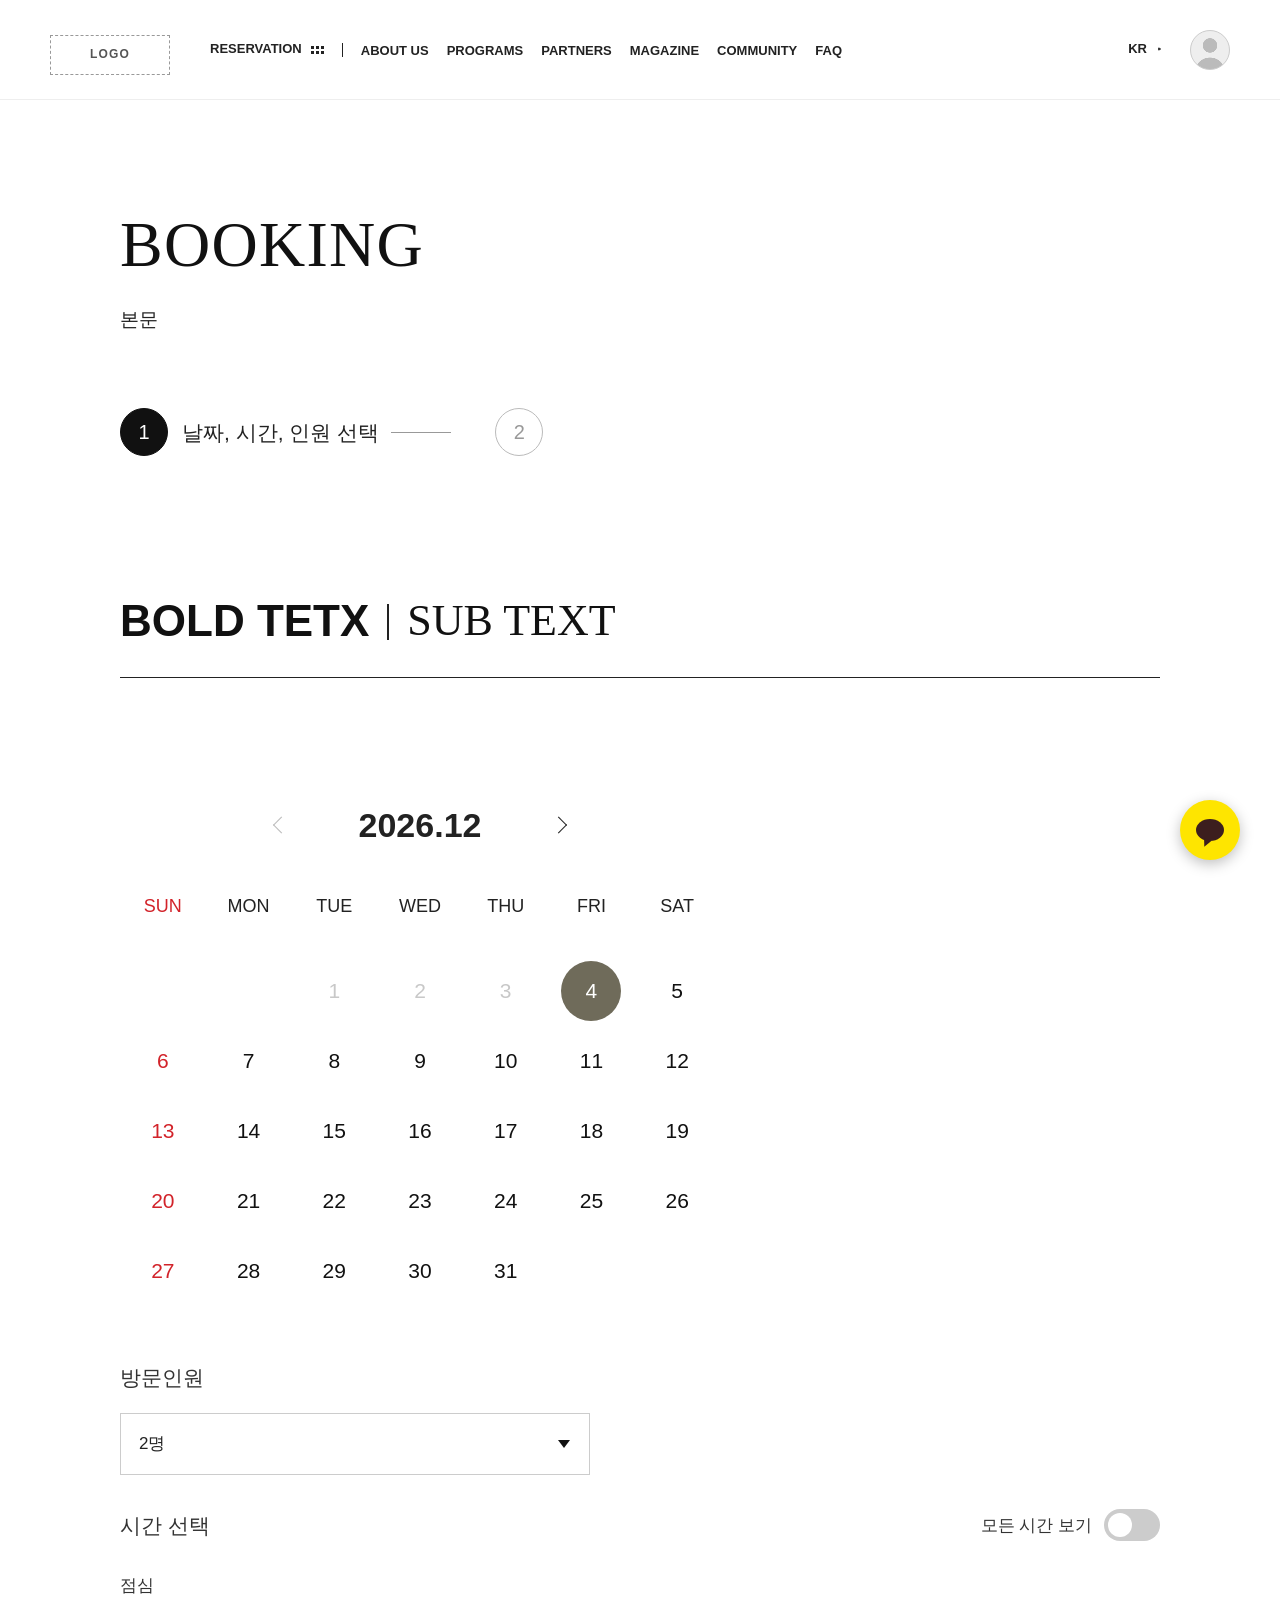
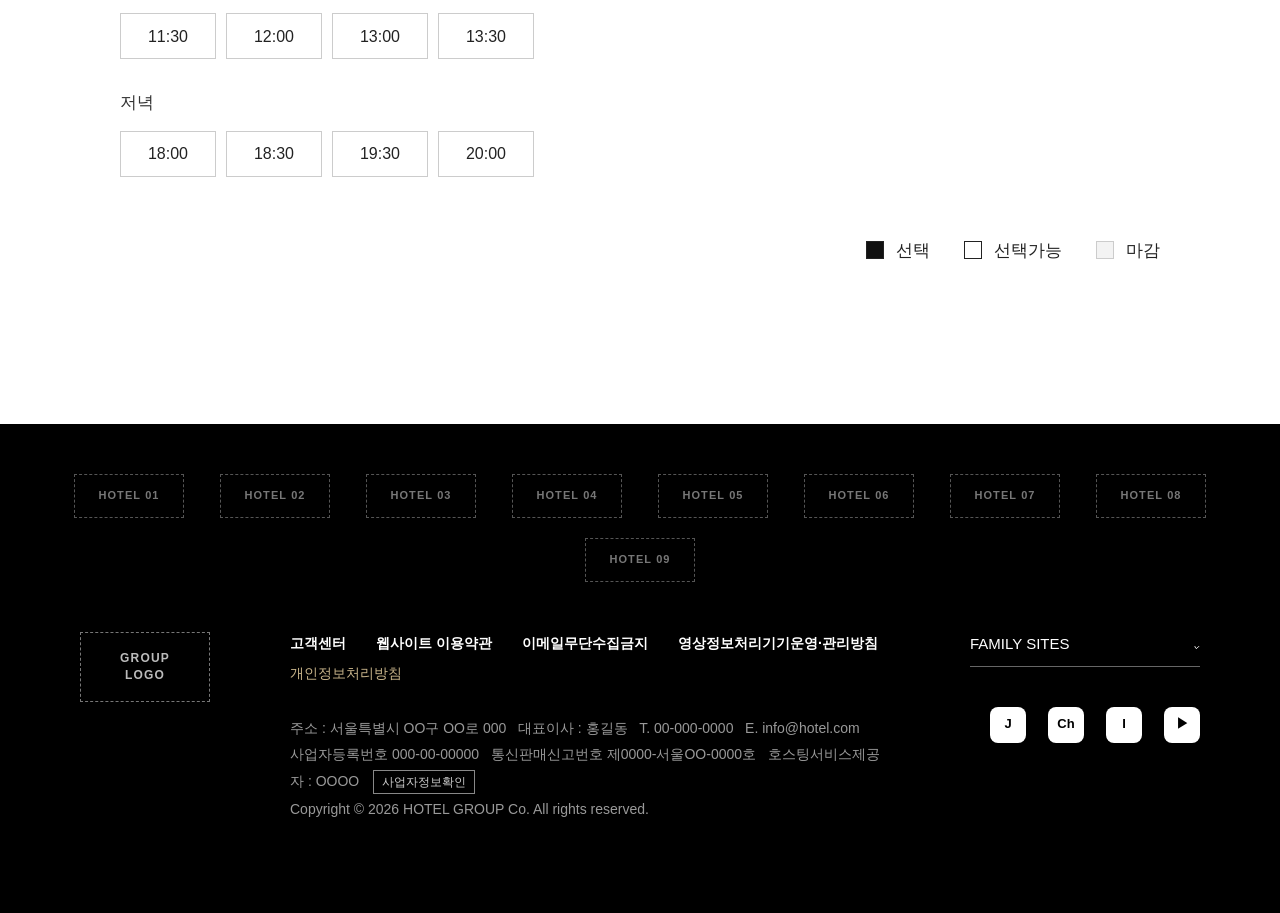
<file: reservation.html>
<!DOCTYPE html>
<html lang="ko" class="is-content">
<head>
  <meta charset="UTF-8">
  <meta name="viewport" content="width=device-width, initial-scale=1.0">
  <title>RESERVATION – Low-fidelity Wireframe</title>
  <link rel="stylesheet" href="css/style.css">
  <link rel="stylesheet" href="css/sub.css">
  <link rel="stylesheet" href="css/reservation.css">
</head>
<body>

<a href="#content" class="skip">본문 바로가기</a>

<!-- ============================================================
     HEADER
     - data-mode="default"    : 메인 영상 위 (햄버거 · 상품찾기 · KR, 투명)
     - data-mode="default" : 그 외 섹션 (GNB + KR · 프로필, 흰 배경)
============================================================ -->
<header class="header" id="header" data-mode="default">

  <!-- 히어로용 미니 헤더 -->
  <div class="hd-hero">
    <a href="index.html" class="hd-logo"><span class="ph-box">LOGO</span></a>
    <button type="button" class="btn-ham" aria-label="전체메뉴 열기" aria-expanded="false" aria-controls="allMenu">
      <span></span><span></span><span></span>
    </button>
    <a href="#" class="hd-link">상품찾기 <i class="ico-search" aria-hidden="true"></i></a>
    <button type="button" class="hd-lang">KR <i aria-hidden="true">▸</i></button>
  </div>

  <!-- 기본 헤더 -->
  <div class="hd-full">
    <div class="gnb-bar">
      <h1 class="logo"><a href="index.html"><span class="ph-box">LOGO</span></a></h1>
      <nav class="gnb" aria-label="주메뉴">
        <a href="reservation.html" class="reserv-btn" aria-current="page">RESERVATION <i class="ico-grid" aria-hidden="true"></i></a>
        <span class="gnb-sep" aria-hidden="true"></span>
        <ul class="gnb-list">
          <li><a href="about.html">ABOUT US</a></li>
          <li><a href="programs.html">PROGRAMS</a></li>
          <li><a href="partners.html">PARTNERS</a></li>
          <li><a href="magazine.html">MAGAZINE</a></li>
          <li><a href="community.html">COMMUNITY</a></li>
          <li><a href="faq.html">FAQ</a></li>
        </ul>
      </nav>
      <div class="gnb-side">
        <button type="button" class="hd-lang">KR <i aria-hidden="true">▸</i></button>
        <div class="profile">
          <button type="button" class="profile-btn" aria-expanded="false" aria-controls="profileMenu" aria-label="회원 메뉴">
            <span class="profile-img" aria-hidden="true"></span>
          </button>
          <ul class="profile-list" id="profileMenu">
            <li><a href="#">로그인</a></li>
            <li><a href="#">회원가입</a></li>
          </ul>
        </div>
      </div>
      <button type="button" class="btn-ham dark" aria-label="전체메뉴 열기" aria-expanded="false" aria-controls="allMenu">
        <span></span><span></span><span></span>
      </button>
    </div>

    <!-- 서브바 (스크롤 시 GNB 줄 대신 노출) -->
    <div class="sub-bar">
      <p class="sub-name"><a href="index.html">HOTEL NAME</a></p>
      <a href="reservation.html" class="sub-reserv" aria-current="page">RESERVATION</a>
      <nav class="crumb" aria-label="현재 위치">
        <ol>
          <li><a href="index.html">HOME</a></li>
          <li class="dd">
            <button type="button" class="dd-btn" aria-expanded="false">RESERVATION <i class="caret" aria-hidden="true"></i></button>
            <ul class="dd-list">
              <li><a href="about.html">ABOUT</a></li>
              <li><a href="programs.html">PROGRAM</a></li>
              <li><a href="partners.html">PARTNERS</a></li>
              <li><a href="magazine.html">MAGAZINE</a></li>
              <li><a href="community.html">COMMUNITY</a></li>
              <li><a href="faq.html">FAQ</a></li>
              <li><a href="reservation.html" aria-current="true">RESERVATION</a></li>
            </ul>
          </li>
          <li class="dd">
            <button type="button" class="dd-btn" aria-expanded="false">DINING <i class="caret" aria-hidden="true"></i></button>
            <ul class="dd-list">
              <li><a href="#">ROOM</a></li>
              <li><a href="reservation.html" aria-current="page">DINING</a></li>
              <li><a href="#">MEMBERSHIP</a></li>
            </ul>
          </li>
        </ol>
      </nav>
    </div>
  </div>
</header>

<!-- ============================================================
     전체메뉴 (슬라이드 다운 / 슬라이드 업)
============================================================ -->
<div class="all-menu" id="allMenu" aria-hidden="true" inert data-fp-ignore>
  <div class="am-head">
    <span class="ph-box emblem">EMBLEM</span>
    <button type="button" class="am-close" aria-label="전체메뉴 닫기"><span></span><span></span></button>
  </div>

  <nav class="am-body" aria-label="전체메뉴">
    <ul class="am-menu">
      <li><a href="about.html">ABOUT US</a></li>
      <li><a href="programs.html">PROGRAMS</a></li>
      <li><a href="partners.html">PARTNERS</a></li>
      <li><a href="magazine.html">MAGAZINE</a></li>
      <li><a href="community.html">COMMUNITY</a></li>
      <li><a href="faq.html">FAQ</a></li>
      <li><a href="reservation.html" aria-current="page">RESERVATION</a></li>
    </ul>
    <div class="am-member">
      <a href="#" class="am-login">로그인</a>
      <a href="#" class="am-join">회원가입</a>
    </div>
  </nav>
</div>

<!-- 본문 (일반 스크롤 – 메인 영상 없음) -->
<main id="content" class="page-reservation">

    <!-- BOOKING – 1단계: 날짜 · 시간 · 인원 선택 -->
    <section class="rv">
      <div class="sp-inner">
        <h2 class="sp-page-tit">BOOKING</h2>
        <p class="sp-page-txt">본문</p>

        <ol class="rv-steps" aria-label="예약 단계">
          <li class="is-on" aria-current="step"><span class="rv-step-no">1</span><span class="rv-step-txt">날짜, 시간, 인원 선택</span></li>
          <li><span class="rv-step-no">2</span><span class="blind">예약 정보 입력</span></li>
        </ol>

        <h3 class="rv-venue">BOLD TETX <i class="rv-venue-bar" aria-hidden="true"></i> <em>SUB TEXT</em></h3>

        <div class="rv-body">
          <!-- 달력 (js/reservation.js 가 날짜 칸 생성 · 오늘 이전은 선택 불가) -->
          <div class="rv-cal">
            <div class="rv-cal-head">
              <button type="button" class="rv-nav rv-prev" aria-label="이전 달"></button>
              <p class="rv-cal-title" id="rvCalTitle" aria-live="polite"></p>
              <button type="button" class="rv-nav rv-next" aria-label="다음 달"></button>
            </div>
            <div class="rv-cal-grid" id="rvCalGrid"></div>
          </div>

          <div class="rv-opts">
            <label class="rv-label" for="rvGuests">방문인원</label>
            <div class="rv-select">
              <select id="rvGuests">
                <option value="1">1명</option>
                <option value="2" selected>2명</option>
                <option value="3">3명</option>
                <option value="4">4명</option>
                <option value="5">5명</option>
                <option value="6">6명</option>
                <option value="7">7명</option>
                <option value="8">8명</option>
              </select>
            </div>

            <div class="rv-time-head">
              <p class="rv-label" id="rvTimeLabel">시간 선택</p>
              <label class="rv-switch">
                모든 시간 보기
                <input type="checkbox" id="rvAll" role="switch">
                <i aria-hidden="true"></i>
              </label>
            </div>
            <!-- 꺼짐: 선택 가능한 시간만 / 켜짐: 마감된 시간도 회색으로 -->
            <div class="rv-times" role="group" aria-labelledby="rvTimeLabel">
              <div class="rv-meal">
                <p class="rv-meal-tit">점심</p>
                <ul class="rv-slots" data-meal="lunch"></ul>
              </div>
              <div class="rv-meal">
                <p class="rv-meal-tit">저녁</p>
                <ul class="rv-slots" data-meal="dinner"></ul>
              </div>
            </div>

            <ul class="rv-legend">
              <li class="sel">선택</li>
              <li>선택가능</li>
              <li class="off">마감</li>
            </ul>
          </div>
        </div>
      </div>
    </section>

</main>

<!-- FOOTER -->
      <footer class="footer" id="footer">
        <ul class="family-logos" aria-label="계열 호텔">
          <li><a href="#" class="ph-box">HOTEL 01</a></li>
          <li><a href="#" class="ph-box">HOTEL 02</a></li>
          <li><a href="#" class="ph-box">HOTEL 03</a></li>
          <li><a href="#" class="ph-box">HOTEL 04</a></li>
          <li><a href="#" class="ph-box">HOTEL 05</a></li>
          <li><a href="#" class="ph-box">HOTEL 06</a></li>
          <li><a href="#" class="ph-box">HOTEL 07</a></li>
          <li><a href="#" class="ph-box">HOTEL 08</a></li>
          <li><a href="#" class="ph-box">HOTEL 09</a></li>
        </ul>
        <div class="foot-main">
          <span class="ph-box foot-logo">GROUP<br>LOGO</span>
          <div class="foot-info">
            <ul class="policy">
              <li><a href="#">고객센터</a></li>
              <li><a href="#">웹사이트 이용약관</a></li>
              <li><a href="#">이메일무단수집금지</a></li>
              <li><a href="#">영상정보처리기기운영·관리방침</a></li>
              <li><a href="#" class="point">개인정보처리방침</a></li>
            </ul>
            <address>
              <p>주소 : 서울특별시 OO구 OO로 000 &nbsp; 대표이사 : 홍길동 &nbsp; T. 00-000-0000 &nbsp; E. info@hotel.com</p>
              <p>사업자등록번호 000-00-00000 &nbsp; 통신판매신고번호 제0000-서울OO-0000호 &nbsp; 호스팅서비스제공자 : OOOO <a href="#" class="btn-biz">사업자정보확인</a></p>
              <p class="copy">Copyright © 2026 HOTEL GROUP Co. All rights reserved.</p>
            </address>
          </div>
          <div class="foot-side">
            <div class="family">
              <button type="button" class="family-btn" aria-expanded="false" aria-controls="familyList">FAMILY SITES <i aria-hidden="true">⌄</i></button>
              <ul class="family-list" id="familyList">
                <li><a href="#">Family Site 01</a></li><li><a href="#">Family Site 02</a></li>
                <li><a href="#">Family Site 03</a></li><li><a href="#">Family Site 04</a></li>
                <li><a href="#">Family Site 05</a></li><li><a href="#">Family Site 06</a></li>
              </ul>
            </div>
            <ul class="sns">
              <li><a href="#" class="sns-ico" aria-label="공식 앱">J</a></li>
              <li><a href="#" class="sns-ico" aria-label="메신저 채널">Ch</a></li>
              <li><a href="#" class="sns-ico" aria-label="인스타그램">I</a></li>
              <li><a href="#" class="sns-ico" aria-label="유튜브">▶</a></li>
            </ul>
          </div>
        </div>
      </footer>

<!-- 카카오톡 채널 바로가기 (화면 오른쪽 아래 고정)
     TODO: href 를 채널 주소(https://pf.kakao.com/_채널ID/chat)로 바꾸고 target="_blank" rel="noopener" 추가 -->
<a href="#" class="kakao-fab" aria-label="카카오톡 채널 상담"><i aria-hidden="true"></i></a>

<script src="js/ui.js"></script>
<script src="js/sub.js"></script>
<script src="js/reservation.js"></script>
</body>
</html>
</file>
<file: css/style.css>
@charset "UTF-8";
/* ==========================================================
   Low-fidelity Wireframe – Hotel Main (Fullpage)
   Grayscale / Placeholder
========================================================== */

/* ---------- Reset ---------- */
*, *::before, *::after { box-sizing: border-box; margin: 0; padding: 0; }
body {
  font-family: -apple-system, BlinkMacSystemFont, "Pretendard", "Apple SD Gothic Neo", "Noto Sans KR", "Malgun Gothic", sans-serif;
  font-size: 15px; line-height: 1.6; color: #222; background: #fff;
  -webkit-font-smoothing: antialiased;
}
/* 영상 화면일 때만 문서 스크롤 잠금 */
/* 스크롤바는 항상 표시(영상 화면에서도 같은 폭), 잠금은 body 높이를 화면에 맞춰 자름 */
html { overflow-y: scroll; }
html:not(.is-content) body, html.fp-lock body { height: var(--vh); overflow: hidden; }
ul, ol { list-style: none; }
a { color: inherit; text-decoration: none; }
button { font: inherit; color: inherit; background: none; border: 0; cursor: pointer; }
address { font-style: normal; }
[hidden] { display: none !important; }
:focus-visible { outline: 2px dashed #888; outline-offset: 2px; }
section[tabindex="-1"]:focus { outline: 0; } /* 앵커 이동 시 섹션 전체 테두리 방지 */

/* ---------- Tokens ---------- */
:root {
  --line: #cfcfcf;
  --ph: #eee;
  --sub: #777;
  --band: #eeecea;          /* 이미지 뒤 회색 띠 */
  --gnb-h: 100px;
  --header-h: var(--gnb-h);
  --vh: 100vh;
  --ease: cubic-bezier(.65, 0, .35, 1);
  --dur: 800ms;
  --serif: "Times New Roman", "Nanum Myeongjo", serif;
}
@supports (height: 100dvh) { :root { --vh: 100dvh; } }

.skip { position: absolute; left: -9999px; z-index: 999; background: #000; color: #fff; padding: 10px 16px; }
.skip:focus { left: 0; top: 0; }

/* ---------- Placeholder ---------- */
.ph {
  display: flex; flex-direction: column; align-items: center; justify-content: center; gap: 6px; text-align: center;
  background:
    linear-gradient(to top right, transparent calc(50% - .5px), var(--line) calc(50% - .5px), var(--line) calc(50% + .5px), transparent calc(50% + .5px)),
    linear-gradient(to bottom right, transparent calc(50% - .5px), var(--line) calc(50% - .5px), var(--line) calc(50% + .5px), transparent calc(50% + .5px)),
    var(--ph);
  border: 1px solid var(--line); color: var(--sub); font-size: 12px; letter-spacing: .05em;
}
.ph.dark {
  background:
    linear-gradient(to top right, transparent calc(50% - .5px), #555 calc(50% - .5px), #555 calc(50% + .5px), transparent calc(50% + .5px)),
    linear-gradient(to bottom right, transparent calc(50% - .5px), #555 calc(50% - .5px), #555 calc(50% + .5px), transparent calc(50% + .5px)),
    #3a3a3a;
  color: #aaa; border: 0;
}
.ph-box {
  display: inline-flex; align-items: center; justify-content: center; text-align: center;
  min-width: 120px; height: 40px; padding: 0 12px;
  border: 1px dashed #999; font-size: 12px; font-weight: 700; letter-spacing: .1em; color: #555;
}
.ph-box.lg { min-width: 200px; height: 72px; }

/* ---------- Typography ---------- */
.label { font-size: 15px; letter-spacing: .06em; color: #8a8a8a; margin-bottom: 18px; }
.h-serif { font-family: var(--serif); font-weight: 400; font-size: 44px; line-height: 1.25; color: #111; }
.h-serif.xl { font-size: 46px; }
.h-serif.sm { font-size: 20px; font-weight: 700; margin-bottom: 10px; }
.link-more { font-family: var(--serif); font-style: italic; font-size: 15px; color: #888; text-decoration: underline; text-underline-offset: 4px; }
.link-more:hover { color: #222; }

/* ==========================================================
   HEADER
========================================================== */
.header { position: fixed; inset: 0 0 auto; z-index: 100; }

/* 히어로 미니 헤더 */
.hd-hero {
  position: absolute; inset: 0 0 auto; height: var(--gnb-h);
  display: flex; align-items: center; gap: 36px; padding: 0 50px; color: #fff;
  transition: opacity .4s, transform .4s, visibility .4s;
}
.hd-logo { margin-right: 24px; }
.hd-logo .ph-box { color: #fff; border-color: rgba(255, 255, 255, .6); }   /* 어두운 영상 위라 흰색 */
html.menu-open .hd-logo { visibility: hidden; }   /* 전체메뉴엔 EMBLEM 이 따로 있음 */
.btn-ham { width: 32px; height: 24px; display: none; flex-direction: column; justify-content: space-between; }   /* PC: 숨김, 모바일에서만 표시 */
.btn-ham span { display: block; height: 2px; background: currentColor; }
.btn-ham span:nth-child(2) { width: 80%; }
.btn-ham span:nth-child(3) { width: 60%; }
.hd-link { font-size: 13px; display: inline-flex; align-items: center; gap: 4px; }
.hd-lang { font-size: 13px; font-weight: 700; display: inline-flex; gap: 10px; align-items: center; }
.hd-lang i { font-size: 9px; font-style: normal; }
.ico-search { display: inline-block; width: 10px; height: 10px; border: 1.5px solid currentColor; border-radius: 50%; position: relative; }
.ico-search::after { content: ""; position: absolute; width: 4px; height: 1.5px; background: currentColor; right: -4px; bottom: -2px; transform: rotate(45deg); }

/* 기본 헤더 */
.hd-full { transform: translateY(-100%); transition: transform .5s var(--ease); background: #fff; }
.gnb-bar { height: var(--gnb-h); display: flex; align-items: center; padding: 0 50px; gap: 60px; border-bottom: 1px solid #eee; }
.gnb { display: flex; align-items: center; gap: 0; flex: 1; }
.reserv-btn { font-size: 15px; font-weight: 700; display: inline-flex; align-items: center; gap: 8px; height: var(--gnb-h); }
.ico-grid { width: 14px; height: 10px; background:
  radial-gradient(circle, #222 1.6px, transparent 1.7px) 0 0 / 5px 5px; }
.gnb-sep { width: 1px; height: 14px; background: #222; margin: 0 54px; }
.gnb-list { display: flex; gap: 40px; }
.gnb-list a { font-size: 15px; font-weight: 700; white-space: nowrap; position: relative; }
.gnb-list a::after { content: ""; position: absolute; left: 0; right: 0; bottom: -6px; height: 1px; background: #222; transform: scaleX(0); transition: transform .25s; }
.gnb-list a:hover::after, .gnb-list a.on::after { transform: scaleX(1); }
.gnb-bar .btn-ham { color: #222; }

/* GNB 오른쪽: KR · 프로필 (hover / 클릭 · Enter → 로그인 · 회원가입) */
.gnb-side { display: flex; align-items: center; gap: 28px; margin-left: auto; }
.profile { position: relative; }
.profile-btn { display: flex; align-items: center; height: var(--gnb-h); }
.profile-img {   /* 사람 모양 자리표시 */
  width: 40px; height: 40px; border-radius: 50%; border: 1px solid #ccc;
  background: radial-gradient(circle at 50% 38%, #bbb 7px, transparent 7.5px), radial-gradient(circle at 50% 110%, #bbb 15px, transparent 15.5px), #eee;
}
.profile-list {
  position: absolute; right: 0; top: calc(100% - 14px); min-width: 140px; background: #fff; border: 1px solid #ddd; padding: 10px 0;
  opacity: 0; visibility: hidden; transform: translateY(-6px); transition: .2s;
}
.profile:hover .profile-list, .profile.open .profile-list { opacity: 1; visibility: visible; transform: none; }
.profile-list a { display: block; padding: 8px 20px; font-size: 13px; font-weight: 600; white-space: nowrap; }
.profile-list a:hover { background: #f3f3f3; }

/* 모드 전환 */
/* 전체메뉴 열림: 미니 헤더(햄버거 · 상품찾기 · KR)는 제자리에 그대로, 메뉴 위에 표시 */
html.menu-open .header { z-index: 400; pointer-events: none; } /* 투명한 헤더 상자가 메뉴(닫기 버튼)를 덮지 않게 – 미니 헤더만 아래에서 다시 켬 */
html.menu-open .header[data-mode] .hd-hero { opacity: 1; visibility: visible; transform: none; color: #fff; }
html.menu-open .hd-hero > * { pointer-events: auto; }  /* 미니 헤더 줄 전체가 아니라 버튼·링크만 클릭 받음 (모바일 X 버튼이 이 줄 안에 있음) */
html.menu-open .header[data-mode] .hd-full { transform: translateY(-100%); }
.header[data-mode="default"] .hd-hero { opacity: 0; visibility: hidden; transform: translateY(-20px); pointer-events: none; }   /* visibility: 숨은 링크에 Tab 이 멈추지 않게 */
.header[data-mode="default"] .hd-full { transform: none; }

/* ==========================================================
   ALL MENU – 슬라이드 다운 / 슬라이드 업
========================================================== */
.all-menu {
  position: fixed; inset: 0; z-index: 300; background: #111; color: #fff; overflow-y: auto;
  transform: translateY(-100%); visibility: hidden;
  transition: transform .6s var(--ease), visibility 0s linear .6s;
}
.all-menu.open { transform: none; visibility: visible; transition: transform .6s var(--ease), visibility 0s; }
/* 햄버거가 모바일에만 있으므로 전체메뉴도 모바일 기준 한 벌 */
.am-head { position: relative; height: 100px; display: flex; justify-content: center; padding-top: 18px; }
.emblem { border-color: #777; color: #999; width: 80px; height: 64px; }
.am-close { position: absolute; right: 20px; top: 20px; width: 28px; height: 28px; }
.am-close span { position: absolute; left: 0; top: 50%; width: 100%; height: 1.5px; background: #fff; }
.am-close span:first-child { transform: rotate(45deg); }
.am-close span:last-child { transform: rotate(-45deg); }

.am-body { padding: 0 20px 48px; }
.am-menu > li { border-bottom: 1px solid #333; }
.am-menu a { display: block; padding: 18px 0; font-size: 16px; font-weight: 700; letter-spacing: .04em; }
.am-menu a[aria-current] { color: #999; }
.am-member { display: flex; gap: 10px; margin-top: 36px; }
.am-member a { flex: 1; display: flex; align-items: center; justify-content: center; height: 48px; border: 1px solid #555; font-size: 14px; }
.am-member .am-join { background: #fff; border-color: #fff; color: #111; }

/* ==========================================================
   HERO LAYER – 첫 화면만 풀페이지 방식
   · 기본: 화면을 덮는 고정 레이어
   · html.is-content: 위로 올라가며 사라짐 → 본문 일반 스크롤
========================================================== */
.s-hero {
  position: fixed; inset: 0; z-index: 50; background: #000;
  transition: transform var(--dur) var(--ease), visibility 0s;
}
html.is-content .s-hero { transform: translateY(-100%); visibility: hidden; transition: transform var(--dur) var(--ease), visibility 0s linear var(--dur); }
html.no-anim .s-hero, html.no-anim .hd-full, html.no-anim .hd-hero { transition: none !important; }
#content { padding-top: var(--header-h); }
@media (prefers-reduced-motion: reduce) {
  .s-hero, .all-menu, .hd-full, .hd-hero { transition: none !important; }
}

/* ==========================================================
   SECTIONS
========================================================== */
/* 01 HERO */
.hero-media { position: absolute; inset: 0; font-size: 13px; }
.hero-ctrl { position: absolute; right: 44px; top: 50%; transform: translateY(-50%); display: flex; flex-direction: column; align-items: center; gap: 22px; }
.btn-ctrl { color: #fff; font-size: 20px; width: 44px; height: 44px; display: flex; align-items: center; justify-content: center; }
.btn-ctrl.circle { border: 1.5px solid #fff; border-radius: 50%; font-size: 14px; }

/* 02 INTRO */
.s-intro { min-height: calc(var(--vh) - var(--header-h)); display: flex; flex-direction: column; }
.intro-inner { flex: 1; display: flex; flex-direction: column; align-items: center; justify-content: center; gap: 44px; text-align: center; padding: 40px 24px; }
.sec-line { display: block; width: calc(100% - 450px); max-width: 1440px; height: 1px; background: #b9a684; margin: 0 auto; flex-shrink: 0; }

/* 03~05 FEATURE (통일된 섹션) */
.feat-head { max-width: 1440px; margin: 0 auto; padding: 100px 24px 40px; text-align: center; width: calc(100% - 450px); }
.feat-head .label { margin-bottom: 20px; }
.feat-txt { margin: 28px 0 36px; font-size: 17px; line-height: 1.9; color: #333; }
.feat-visual { position: relative; padding: 0 290px; }
.feat-visual::before { content: ""; position: absolute; left: 0; right: 0; top: 40%; bottom: 0; background: var(--band); }  /* 이미지 뒤 회색 띠 */
.feat-img { position: relative; width: 100%; max-width: 1312px; margin: 0 auto; aspect-ratio: 1312 / 488; }
.feat-story { background: var(--band); display: flex; justify-content: center; align-items: center; gap: 40px; padding: 40px 24px 50px; }
.feat-thumb { width: 336px; aspect-ratio: 336 / 207; flex-shrink: 0; position: relative; }
.feat-thumb small { position: absolute; left: 10px; bottom: 8px; font-size: 11px; }
.feat-desc { max-width: 520px; }
.feat-desc p { font-size: 16px; line-height: 2; color: #333; }

/* 06 APPLY – 모집 안내 (어두운 배경 + 가운데 정렬) */
.s-apply { position: relative; min-height: calc(var(--vh) - var(--header-h)); display: flex; align-items: center; justify-content: center; background: #111; color: #fff; overflow: hidden; }
.apply-bg { position: absolute; inset: 0; font-size: 12px; align-items: flex-start; justify-content: flex-start; padding: 24px 40px; }
.apply-bg::after { content: ""; position: absolute; inset: 0; background: rgba(0,0,0,.55); } /* 글씨 가독성용 */
.apply-inner { position: relative; z-index: 1; width: 100%; max-width: 680px; padding: 100px 24px; display: flex; flex-direction: column; align-items: center; text-align: center; }
.apply-label { font-size: 12px; letter-spacing: .3em; color: #ddd; margin-bottom: 18px; }
.apply-tit { font-family: var(--serif); font-weight: 400; font-size: 44px; letter-spacing: .02em; line-height: 1.3; }
.apply-line { display: block; width: 48px; height: 1px; background: rgba(255,255,255,.6); margin: 32px 0; }
.apply-txt { font-size: 15px; line-height: 2.1; color: #e6e6e6; }
.apply-btn { display: inline-flex; align-items: center; justify-content: center; margin-top: 48px; min-width: 200px; height: 50px; padding: 0 28px; border: 1px solid #fff; font-size: 13px; font-weight: 600; letter-spacing: .25em; transition: background .2s, color .2s; }
.apply-btn:hover { background: #fff; color: #111; }
.apply-contact { width: 100%; margin-top: 56px; padding-top: 36px; border-top: 1px solid rgba(255,255,255,.25); }
.contact-tit { font-size: 12px; letter-spacing: .3em; color: #ccc; margin-bottom: 18px; }
.apply-contact dl { display: flex; justify-content: center; flex-wrap: wrap; gap: 8px 48px; font-size: 14px; }
.apply-contact dl > div { display: flex; align-items: baseline; gap: 14px; }
.apply-contact dt { font-size: 11px; letter-spacing: .25em; color: #aaa; }
.apply-contact a { color: #fff; text-decoration: underline; text-underline-offset: 4px; }

/* 07 FOOTER */
.footer { background: #000; color: #aaa; padding: 50px 0 90px; font-size: 14px; }
.family-logos { display: flex; justify-content: center; flex-wrap: wrap; gap: 20px 36px; padding: 0 24px 50px; }
.family-logos .ph-box { min-width: 110px; height: 44px; border-color: #555; color: #777; font-size: 11px; }
.foot-main { display: flex; align-items: flex-start; gap: 100px; padding: 0 250px; }
.foot-logo { min-width: 130px; height: 70px; border-color: #777; color: #bbb; line-height: 1.4; }
.foot-info { flex: 1; }
.policy { display: flex; flex-wrap: wrap; gap: 8px 30px; margin-bottom: 30px; }
.policy a { color: #fff; font-weight: 600; }
.policy a.point { color: #c8b48a; font-weight: 400; }
.foot-info address p { line-height: 1.9; color: #999; }
.btn-biz { display: inline-block; border: 1px solid #888; padding: 0 8px; margin-left: 10px; font-size: 12px; color: #ccc; line-height: 22px; }
.copy { margin-top: 2px; }
.foot-side { width: 230px; flex-shrink: 0; }
.family { position: relative; }
.family-btn { width: 100%; display: flex; justify-content: space-between; color: #fff; font-size: 15px; padding-bottom: 10px; border-bottom: 1px solid #666; }
.family-list { position: absolute; left: 0; right: 0; bottom: 100%; background: #222; border: 1px solid #555; display: none; max-height: 220px; overflow-y: auto; }
.family.open .family-list { display: block; }
.family-list a { display: block; padding: 8px 14px; color: #ddd; }
.family-list a:hover { background: #333; }
.sns { display: flex; gap: 22px; margin-top: 40px; justify-content: flex-end; }
.sns-ico { display: flex; align-items: center; justify-content: center; width: 36px; height: 36px; background: #fff; color: #000; border-radius: 8px; font-size: 13px; font-weight: 700; }

/* 카카오톡 채널 바로가기 – 영상 레이어(50) · 헤더(100) 사이, 전체메뉴(300)에는 가려짐 */
.kakao-fab {
  position: fixed; right: 40px; bottom: 40px; z-index: 90; width: 60px; height: 60px; border-radius: 50%;
  display: flex; align-items: center; justify-content: center;
  background: #fee500; box-shadow: 0 4px 14px rgba(0, 0, 0, .25); transition: transform .2s;
}
.kakao-fab:hover { transform: translateY(-3px); }
.kakao-fab i { position: relative; width: 28px; height: 22px; border-radius: 50%; background: #3c1e1e; }   /* 말풍선 */
.kakao-fab i::after {
  content: ""; position: absolute; left: 6px; bottom: -6px; transform: rotate(25deg);
  border-left: 4px solid transparent; border-right: 4px solid transparent; border-top: 8px solid #3c1e1e;
}

/* ==========================================================
   RESPONSIVE
========================================================== */
@media (max-width: 1600px) {
  .gnb-bar { gap: 40px; }
  .gnb-sep { margin: 0 30px; }
  .gnb-list { gap: 28px; }
  .feat-visual { padding: 0 120px; }
  .foot-main { padding: 0 80px; gap: 80px; }
  .sec-line, .feat-head { width: calc(100% - 240px); }
}

@media (max-width: 1280px) {
  .gnb-list { gap: 18px; }
  .gnb-list a, .reserv-btn { font-size: 13px; }
  .gnb-sep { margin: 0 18px; }
}

@media (max-width: 1024px) {
  :root { --gnb-h: 64px; }
  .gnb, .profile { display: none; }   /* 모바일: 로그인 · 회원가입은 전체메뉴 안에 */
  .gnb-bar { padding: 0 20px; gap: 20px; }
  .btn-ham { display: flex; }
  .hd-hero .hd-lang { margin-left: auto; }   /* 오른쪽 끝: KR · 햄버거 */
  .hd-hero { padding: 0 20px; gap: 20px; }
  .hd-hero .btn-ham { order: 1; }
  .hd-hero .hd-link { display: none; }
  html.menu-open .hd-hero .btn-ham { visibility: hidden; }   /* 메뉴 열림: 같은 자리의 X(.am-close)만 보이게 */

  .hero-ctrl { right: 16px; }
  .kakao-fab { right: 16px; bottom: 16px; width: 52px; height: 52px; }
  .h-serif { font-size: 32px; }
  .h-serif.xl { font-size: 32px; }
  .intro-inner { gap: 28px; }
  .sec-line, .feat-head { width: calc(100% - 48px); }
  .feat-head { padding: 56px 0 28px; }
  .feat-txt { font-size: 15px; margin: 20px 0 24px; }
  .feat-txt br { display: none; }
  .feat-visual { padding: 0 24px; }
  .feat-img { aspect-ratio: 16 / 9; }
  .feat-story { flex-direction: column; align-items: stretch; gap: 20px; padding: 28px 24px 40px; }
  .feat-thumb { width: 100%; }
  .feat-desc p { font-size: 14px; line-height: 1.9; }

  .family-logos { gap: 12px; padding-bottom: 32px; }
  .family-logos .ph-box { min-width: 90px; height: 36px; }
  .foot-main { flex-direction: column; gap: 28px; padding: 0 24px; }
  .foot-side { width: 100%; }
  .sns { justify-content: flex-start; margin-top: 24px; }

  .apply-tit { font-size: 32px; }
  .apply-txt br { display: none; }
  .apply-inner { padding: 72px 24px; }
}


@media (max-width: 640px) {
  .h-serif, .h-serif.xl { font-size: 26px; }
  .label { font-size: 13px; }
  .policy { gap: 6px 16px; font-size: 13px; }
  .foot-info address p { font-size: 12px; }

  .apply-tit { font-size: 26px; }
  .apply-line { margin: 24px 0; }
  .apply-txt { font-size: 14px; line-height: 1.9; }
  .apply-btn { margin-top: 32px; }
  .apply-contact { margin-top: 40px; padding-top: 28px; }
  .apply-contact dl { flex-direction: column; align-items: center; gap: 10px; }
}
</file>
<file: css/sub.css>
@charset "UTF-8";
/* ==========================================================
   서브페이지 공통 (style.css 다음에 로드)
   about · programs · partners · magazine · faq
   · 헤더 서브바 : 스크롤 시 GNB 줄 → 페이지명 · RESERVATION · 브레드크럼 (js/sub.js)
   · 왼쪽 정렬 인트로 / 회색 검색 띠 / 가운데 정렬 섹션 헤드 / MORE 버튼
========================================================== */
:root {
  --gold: #a8916a;
  --inner: 1400px;
  --search-bg: #f6f6f6;
  --panel: #f3f2f0;          /* 연한 베이지 패널 */
}
.blind { position: absolute; width: 1px; height: 1px; margin: -1px; overflow: hidden; clip: rect(0 0 0 0); white-space: nowrap; }

/* ==========================================================
   HEADER – 서브바 (스크롤 시 GNB 줄 대신)
========================================================== */
.hd-full { position: relative; }
.gnb-bar, .sub-bar { transition: opacity .3s, visibility 0s linear .3s; }
.sub-bar {
  position: absolute; left: 0; right: 0; top: 0; height: var(--gnb-h);
  display: flex; align-items: center; gap: 90px; padding: 0 50px;
  background: #fff; border-bottom: 1px solid #eee;
  opacity: 0; visibility: hidden;
}
.header.is-sub .gnb-bar { opacity: 0; visibility: hidden; }
.header.is-sub .sub-bar { opacity: 1; visibility: visible; transition: opacity .3s, visibility 0s; }

.sub-name { font-size: 15px; font-weight: 700; letter-spacing: .02em; min-width: 120px; }
.sub-reserv { font-size: 15px; }
.crumb { margin-left: auto; }
.crumb ol { display: flex; align-items: center; }
.crumb ol > li + li::before { content: ""; display: inline-block; width: 1px; height: 12px; background: #ccc; margin: 0 20px; vertical-align: middle; }
.crumb ol > li > a, .dd-btn { font-size: 15px; }

/* 드롭다운 */
.dd { position: relative; display: inline-block; }
.dd-btn { display: inline-flex; align-items: center; gap: 10px; height: var(--gnb-h); }
.caret { width: 0; height: 0; border-left: 4px solid transparent; border-right: 4px solid transparent; border-top: 5px solid currentColor; transition: transform .2s; }
.dd-list {
  position: absolute; left: -16px; top: calc(100% - 20px); min-width: 200px; background: #fff; border: 1px solid #ddd; padding: 10px 0;
  opacity: 0; visibility: hidden; transform: translateY(-6px); transition: .2s;
}
.crumb .dd-list { left: auto; right: -16px; }
.dd:hover .dd-list, .dd:focus-within .dd-list, .dd.open .dd-list { opacity: 1; visibility: visible; transform: none; }
.dd:hover .caret, .dd.open .caret { transform: rotate(180deg); }
.dd-list a { display: block; padding: 8px 20px; font-size: 13px; font-weight: 600; white-space: nowrap; }
.dd-list a:hover { background: #f3f3f3; }
.dd-list a[aria-current] { color: var(--gold); }

/* ==========================================================
   왼쪽 정렬 인트로 (programs · magazine · faq)
========================================================== */
.sp-inner { width: calc(100% - 500px); max-width: var(--inner); margin: 0 auto; }
.sp-intro { padding: 110px 0 82px; }
.sp-page-tit { font-family: var(--serif); font-weight: 400; font-size: 64px; line-height: 1.1; letter-spacing: .02em; color: #111; }
.sp-page-txt { margin-top: 22px; font-size: 19px; line-height: 1.9; color: #222; }

/* ==========================================================
   회색 검색 띠 (programs · faq)
========================================================== */
.sp-search { background: var(--search-bg); padding: 48px 0; }
.search-row { display: flex; align-items: flex-end; gap: 28px; }
.search-input {
  flex: 1; min-width: 0; height: 50px; padding: 0 2px; border: 0; border-bottom: 1px solid #222; background: transparent;
  font: inherit; font-size: 17px; color: #222;
}
.search-input::placeholder { color: #aaa; }
.search-input:focus-visible { outline: 0; box-shadow: 0 1px 0 #222; }  /* 포커스: 밑줄 두껍게 */
.search-input::-webkit-search-cancel-button { display: none; }
.btn-search { flex-shrink: 0; width: 162px; height: 50px; margin-left: 12px; border: 1px solid #222; font-size: 16px; transition: background .2s, color .2s; }
.btn-search:hover { background: #222; color: #fff; }

/* ==========================================================
   가운데 정렬 섹션 헤드 (about · partners)
========================================================== */
.ab-sec { padding-top: 140px; }
.ab-head { max-width: var(--inner); margin: 0 auto; padding: 0 24px; text-align: center; }
.ab-tit { font-family: var(--serif); font-weight: 400; font-size: 40px; line-height: 1.2; color: #111; }
.ab-sub { margin-top: 22px; font-size: 16px; font-weight: 600; letter-spacing: .08em; color: var(--gold); }
.ab-txt { margin-top: 44px; font-size: 17px; line-height: 1.95; color: #333; }

/* ==========================================================
   MORE 버튼 (programs · magazine)
========================================================== */
.sp-more-wrap { text-align: center; margin-top: 140px; }
.sp-more-wrap[hidden] { display: none; }
.sp-more { font-size: 18px; letter-spacing: .03em; padding-bottom: 4px; border-bottom: 1.5px solid #222; }

/* ==========================================================
   RESPONSIVE
========================================================== */
@media (max-width: 1600px) {
  .sub-bar { gap: 50px; }
  .sp-inner { width: calc(100% - 240px); }
}
@media (max-width: 1280px) {
  .search-row { flex-wrap: wrap; }
  .btn-search { margin-left: 0; }
}
@media (max-width: 1024px) {
  /* 모바일: 서브바 없이 기본 헤더(로고 + 햄버거) 유지 */
  .sub-bar { display: none; }
  .header.is-sub .gnb-bar { opacity: 1; visibility: visible; }

  .sp-inner { width: calc(100% - 48px); }
  .sp-intro { padding: 64px 0 48px; }
  .sp-page-tit { font-size: 40px; }
  .sp-page-txt { font-size: 15px; }
  .sp-page-txt br { display: none; }

  .sp-search { padding: 32px 0; }
  .search-row { gap: 16px; }
  .search-input { flex: 1 1 100%; font-size: 15px; }
  .btn-search { width: 100%; }

  .ab-sec { padding-top: 80px; }
  .ab-tit { font-size: 30px; }
  .ab-sub { font-size: 14px; margin-top: 14px; }
  .ab-txt { margin-top: 24px; font-size: 15px; }
  .ab-txt br { display: none; }

  .sp-more-wrap { margin-top: 64px; }
}
@media (max-width: 640px) {
  .sp-page-tit { font-size: 32px; }
  .ab-tit { font-size: 26px; }
}
</file>
<file: css/about.css>
@charset "UTF-8";
/* ==========================================================
   ABOUT US – Low-fidelity Wireframe (style.css → sub.css 다음에 로드)
========================================================== */
/* 섹션 헤드(.ab-head/.ab-tit/.ab-sub/.ab-txt)는 sub.css */
.page-about .sec-line { width: calc(100% - 500px); max-width: var(--inner); }

/* ==========================================================
   01 PAGE INTRO
========================================================== */
.ab-intro { display: flex; flex-direction: column; align-items: center; text-align: center; padding: 110px 24px 0; }
.ab-page-tit { font-family: var(--serif); font-weight: 400; font-size: 64px; line-height: 1.1; letter-spacing: .02em; color: #111; }
.ab-page-txt { margin-top: 36px; font-size: 17px; line-height: 1.9; color: #333; }
.ab-emblem { width: 360px; aspect-ratio: 360 / 300; margin-top: 56px; }
.ab-emblem small, .crest-bg small { font-size: 11px; }

/* ==========================================================
   02 THE CREST – 3열 × 2행
========================================================== */
.ab-crest { padding-top: 70px; }
.crest-body { position: relative; max-width: var(--inner); margin: 60px auto 0; padding: 0 24px; }
.crest-bg {                 /* 하단에 깔린 흐린 건물 사진 */
  position: absolute; left: 50%; bottom: 0; transform: translateX(-50%);
  width: min(1320px, calc(100% - 48px)); height: 72%;
  opacity: .45; align-items: flex-end; justify-content: flex-end; padding: 0 0 16px;
}
.crest-grid {
  position: relative; z-index: 1;
  display: grid; grid-template-columns: repeat(3, 1fr); row-gap: 70px; column-gap: 40px;
  padding-bottom: 160px; text-align: center;
}
.crest-item { display: flex; flex-direction: column; justify-content: center; }
.crest-name { font-family: var(--serif); font-style: italic; font-weight: 400; font-size: 28px; color: #222; margin-bottom: 10px; }
.crest-item p { font-size: 16px; line-height: 1.9; color: #333; }
.crest-lead p { font-size: 16px; line-height: 2; }

/* ==========================================================
   03 THE HIGHEST LUXURY – 로고 패널 + 흑백 사진
========================================================== */
.ab-brand .sec-line { margin-top: 56px; }
.brand-row { display: flex; max-width: 1280px; margin: 12px auto 12px; padding: 0 24px; }
.brand-row > * { flex: 1 1 50%; }
.brand-panel { background: var(--panel); display: flex; flex-direction: column; align-items: center; justify-content: center; padding: 60px 40px; }
.brand-main { min-width: 160px; height: 160px; line-height: 1.5; }
.brand-logos { width: 100%; max-width: 380px; margin-top: 50px; display: grid; grid-template-columns: 1fr 1fr; border-top: 1px solid #bbb; }
.brand-logos li { display: flex; align-items: center; justify-content: center; height: 78px; border-bottom: 1px solid #bbb; }
.brand-logos li.full { grid-column: 1 / -1; height: 110px; border-bottom: 0; }
.brand-logos .ph-box { min-width: 110px; height: 34px; font-size: 11px; color: #888; border-color: #aaa; }
.brand-img { aspect-ratio: 640 / 850; }

/* ==========================================================
   04 LUXURY COLLECTION – 풀폭 흑백 + 반투명 밴드
========================================================== */
.ab-collection { position: relative; margin-top: 160px; padding: 180px 0 190px; overflow: hidden; }
.coll-bg { position: absolute; inset: 0; align-items: flex-start; justify-content: flex-start; padding: 20px 40px; font-size: 12px; }
.coll-band { position: relative; z-index: 1; background: rgba(240, 240, 240, .9); padding: 150px 24px 150px; text-align: center; }
.coll-logo { margin-top: 60px; min-width: 300px; height: 150px; line-height: 1.6; }

/* ==========================================================
   RESPONSIVE
========================================================== */
@media (max-width: 1600px) {
  .page-about .sec-line { width: calc(100% - 240px); }
}

@media (max-width: 1280px) {
  .crest-name { font-size: 24px; }
  .crest-item p { font-size: 15px; }
}

@media (max-width: 1024px) {
  .ab-page-txt br { display: none; }
  .page-about .sec-line { width: calc(100% - 48px); }

  .ab-intro { padding-top: 64px; }
  .ab-page-tit { font-size: 40px; }
  .ab-page-txt { margin-top: 20px; font-size: 15px; }
  .ab-emblem { width: 240px; margin-top: 36px; }

  .ab-crest { padding-top: 56px; }
  .crest-body { margin-top: 36px; }
  .crest-grid { grid-template-columns: 1fr; row-gap: 36px; padding-bottom: 260px; }
  .crest-lead { order: -1; }                 /* 설명 문단을 맨 위로 */
  .crest-lead p br { display: none; }
  .crest-bg { height: 240px; }

  .ab-brand .sec-line { margin-top: 36px; }
  .brand-row { flex-direction: column; margin: 24px auto; }
  .brand-panel { padding: 48px 24px; }
  .brand-main { min-width: 120px; height: 120px; }
  .brand-img { aspect-ratio: 4 / 3; }

  .ab-collection { margin-top: 80px; padding: 100px 0; }
  .coll-band { padding: 72px 24px; }
  .coll-logo { margin-top: 36px; min-width: 220px; height: 110px; }
}

@media (max-width: 640px) {
  .ab-page-tit { font-size: 32px; }
  .brand-logos li { height: 64px; }
}
</file>
<file: css/partners.css>
@charset "UTF-8";
/* ==========================================================
   PARTNERS – Low-fidelity Wireframe (style.css → sub.css 다음에 로드)
   섹션 헤드(.ab-head/.ab-tit/.ab-sub/.ab-txt)는 sub.css
========================================================== */

/* 01 INTRO – 가운데 정렬 */
.pt-intro { padding: 110px 24px 0; text-align: center; }
.pt-page-tit { font-family: var(--serif); font-weight: 400; font-size: 64px; line-height: 1.1; letter-spacing: .02em; color: #111; }
.pt-page-txt { margin-top: 36px; font-size: 17px; line-height: 1.9; color: #333; }

/* 02 STATEMENT */
.pt-statement { padding-top: 110px; }
.pt-statement .ab-txt { margin-top: 56px; }

/* 03 PRINCIPLES – 3열 카드 */
.pt-principles { padding-bottom: 160px; }
.pt-cards {
  display: grid; grid-template-columns: repeat(3, 1fr); gap: 24px;
  width: calc(100% - 500px); max-width: var(--inner); margin: 64px auto 0;
}
.pt-card { display: flex; flex-direction: column; background: var(--panel); text-align: center; }
.pc-top { flex: 1; padding: 56px 40px 48px; }
.pc-tit { font-size: 19px; font-weight: 700; letter-spacing: .02em; color: #111; margin-bottom: 26px; }
.pc-top p, .pc-bottom p { font-size: 15px; line-height: 2; color: #333; }
.pc-img { aspect-ratio: 460 / 300; border-left: 0; border-right: 0; }
.pc-bottom { padding: 40px 40px 48px; }
.pc-sub { font-family: var(--serif); font-weight: 700; font-size: 22px; color: #111; margin-bottom: 14px; }

/* RESPONSIVE */
@media (max-width: 1600px) {
  .pt-cards { width: calc(100% - 240px); }
  .pc-top, .pc-bottom { padding-left: 28px; padding-right: 28px; }
}
@media (max-width: 1024px) {
  .pt-intro { padding-top: 64px; }
  .pt-page-tit { font-size: 40px; }
  .pt-page-txt { margin-top: 20px; font-size: 15px; }
  .pt-page-txt br { display: none; }
  .pt-statement { padding-top: 72px; }
  .pt-statement .ab-txt { margin-top: 28px; }
  .pt-principles { padding-bottom: 80px; }
  .pt-cards { grid-template-columns: 1fr; width: calc(100% - 48px); margin-top: 36px; gap: 20px; }
  .pc-top { padding: 36px 24px 32px; }
  .pc-bottom { padding: 28px 24px 32px; }
  .pc-tit { font-size: 17px; margin-bottom: 16px; }
  .pc-top p, .pc-bottom p { font-size: 14px; line-height: 1.9; }
}
@media (max-width: 640px) {
  .pt-page-tit { font-size: 32px; }
}
</file>
<file: css/faq.css>
@charset "UTF-8";
/* ==========================================================
   FAQ – Low-fidelity Wireframe (style.css → sub.css 다음에 로드)
   인트로 · 검색 띠(.sp-search/.search-input/.btn-search)는 sub.css
========================================================== */

/* ---------- 카테고리 드롭다운 ---------- */
.fq-select { position: relative; width: 270px; flex-shrink: 0; margin-right: 14px; }
.fq-sel-btn {
  width: 100%; height: 50px; display: flex; align-items: center; justify-content: space-between;
  border-bottom: 1px solid #222; font-size: 17px; text-align: left; padding: 0 2px;
}
.fq-sel-arrow { width: 0; height: 0; border-left: 5px solid transparent; border-right: 5px solid transparent; border-top: 7px solid #222; transition: transform .2s; }
.fq-sel-btn[aria-expanded="true"] .fq-sel-arrow { transform: rotate(180deg); }
.fq-sel-list {
  position: absolute; left: 0; right: 0; top: 100%; z-index: 20;
  max-height: 200px; overflow-y: auto; background: #fff; border: 1px solid #222; border-top: 0;
}
.fq-sel-list[hidden] { display: none; }
.fq-sel-list li { padding: 0 20px; height: 50px; line-height: 50px; font-size: 16px; cursor: pointer; }
.fq-sel-list li:hover, .fq-sel-list li.is-active { background: #f3f3f3; }
.fq-sel-list li[aria-selected="true"] { font-weight: 700; }

/* ---------- 탭 ---------- */
.fq-list { padding: 120px 0 140px; }
.fq-tabs { display: grid; grid-template-columns: repeat(7, 1fr); }
.fq-tabs li + li { margin-left: -1px; }
.fq-tab {
  width: 100%; height: 60px; font-size: 18px; color: #999;
  border: 1px solid #ccc; border-bottom-color: #222; background: #fff; position: relative;
}
.fq-tab:hover { color: #444; }
.fq-tab[aria-pressed="true"] { color: #111; border-color: #222; border-bottom-color: transparent; z-index: 1; }

/* ---------- 아코디언 ---------- */
.fq-items { margin-top: 30px; }
.fq-item { border-bottom: 1px solid #ccc; }
.fq-item[hidden] { display: none; }
.fq-q { font-weight: 400; }   /* h3 기본 굵기 제거 */
.fq-q button {
  width: 100%; min-height: 72px; display: flex; align-items: center; gap: 24px; padding: 16px 30px 16px 0; text-align: left;
}
.fq-cat { width: 200px; flex-shrink: 0; text-align: center; font-size: 17px; color: #333; }
.fq-tit { flex: 1; font-size: 17px; color: #222; line-height: 1.6; }
.fq-q button:hover .fq-tit { text-decoration: underline; text-underline-offset: 4px; }
.fq-arrow { width: 18px; height: 18px; flex-shrink: 0; border-right: 1.5px solid #222; border-bottom: 1.5px solid #222; transform: translateY(-5px) rotate(45deg); transition: transform .25s; }
.fq-q button[aria-expanded="true"] .fq-arrow { transform: translateY(5px) rotate(-135deg); }
.fq-a { background: var(--search-bg); }
.fq-a-in { padding: 32px 60px 36px 224px; font-size: 16px; line-height: 1.9; color: #444; }
.fq-a-in p + p { margin-top: 16px; }
.fq-empty { padding: 80px 0; text-align: center; color: #888; border-bottom: 1px solid #ccc; }

/* ---------- 페이지 번호 ---------- */
.fq-paging ol { display: flex; justify-content: center; gap: 13px; margin-top: 60px; }
.fq-paging ol:empty { display: none; }
.fq-page { width: 50px; height: 50px; border: 1px solid #ddd; font-size: 17px; color: #888; }
.fq-page:hover { color: #222; }
.fq-page[aria-current="page"] { border-color: #222; color: #111; }

/* RESPONSIVE */
@media (max-width: 1280px) {
  .fq-tab { font-size: 15px; }
  .fq-cat { width: 140px; }
  .fq-a-in { padding-left: 164px; }
}
@media (max-width: 1024px) {
  .fq-select { width: 100%; margin-right: 0; }
  .fq-sel-btn { font-size: 15px; }
  .fq-list { padding: 48px 0 80px; }
  /* 탭: 가로 스크롤 */
  .fq-tabs { display: flex; overflow-x: auto; margin: 0 -24px; padding: 0 24px; scrollbar-width: none; }
  .fq-tabs::-webkit-scrollbar { display: none; }
  .fq-tabs li { flex: 0 0 auto; }
  .fq-tab { width: auto; height: 48px; padding: 0 18px; font-size: 14px; white-space: nowrap; }
  .fq-items { margin-top: 12px; }
  .fq-q button { flex-wrap: wrap; gap: 6px 12px; padding: 18px 36px 18px 0; position: relative; }
  .fq-cat { width: 100%; text-align: left; font-size: 13px; color: #888; }
  .fq-tit { font-size: 15px; }
  .fq-arrow { position: absolute; right: 6px; top: 50%; width: 12px; height: 12px; margin-top: -6px; }
  .fq-a-in { padding: 22px 20px 24px; font-size: 14px; }
  .fq-paging ol { margin-top: 40px; gap: 8px; }
  .fq-page { width: 42px; height: 42px; font-size: 15px; }
}
</file>
<file: css/magazine.css>
@charset "UTF-8";
/* ==========================================================
   MAGAZINE – Low-fidelity Wireframe (style.css → sub.css 다음에 로드)
   인트로 · MORE 버튼은 sub.css
========================================================== */
.page-magazine .sp-intro { padding-bottom: 80px; }
.mg-list { padding-bottom: 160px; }

/* 카테고리 필터 – 글자 탭 + 세로 구분선 */
.mg-filter { display: flex; flex-wrap: wrap; align-items: center; row-gap: 12px; margin-bottom: 44px; }
.mg-filter li { display: flex; align-items: center; }
.mg-filter li + li::before { content: ""; width: 1px; height: 14px; background: #bbb; margin: 0 20px; }
.mg-tab { font-size: 20px; letter-spacing: .02em; color: #bbb; transition: color .2s; }
.mg-tab:hover { color: #666; }
.mg-tab[aria-pressed="true"] { color: #111; font-weight: 600; }

/* 3열 그리드 */
.mg-grid { display: grid; grid-template-columns: repeat(3, 1fr); gap: 60px 59px; }
.mg-item[hidden] { display: none; }
.mg-link { position: relative; display: block; overflow: hidden; }
.mg-img { width: 100%; aspect-ratio: 427 / 296; transition: transform .4s; }
/* 마우스 올리면 제목 표시 */
.mg-cap {
  position: absolute; inset: 0; display: flex; flex-direction: column; align-items: center; justify-content: center; gap: 8px;
  background: rgba(0, 0, 0, .55); color: #fff; text-align: center; padding: 20px;
  opacity: 0; transition: opacity .3s;
}
.mg-cap strong { font-size: 18px; font-weight: 700; letter-spacing: .02em; }
.mg-cap em { font-style: normal; font-size: 12px; letter-spacing: .1em; color: #ddd; }
.mg-link:hover .mg-cap, .mg-link:focus-visible .mg-cap { opacity: 1; }
.mg-link:hover .mg-img { transform: scale(1.04); }
.mg-empty { padding: 80px 0; text-align: center; color: #888; }

/* RESPONSIVE */
@media (max-width: 1280px) {
  .mg-grid { gap: 40px 32px; }
  .mg-tab { font-size: 17px; }
  .mg-filter li + li::before { margin: 0 14px; }
}
@media (max-width: 1024px) {
  .page-magazine .sp-intro { padding-bottom: 40px; }
  .mg-list { padding-bottom: 80px; }
  /* 모바일 필터: 가로 스크롤 한 줄 */
  .mg-filter { flex-wrap: nowrap; overflow-x: auto; margin: 0 -24px 28px; padding: 0 24px 6px; scrollbar-width: none; }
  .mg-filter::-webkit-scrollbar { display: none; }
  .mg-filter li { flex-shrink: 0; }
  .mg-tab { font-size: 15px; white-space: nowrap; }
  .mg-grid { grid-template-columns: repeat(2, 1fr); gap: 16px; }
  .mg-cap { opacity: 1; inset: auto 0 0 0; background: linear-gradient(transparent, rgba(0,0,0,.6)); padding: 24px 10px 10px; align-items: flex-start; gap: 2px; }
  .mg-cap strong { font-size: 13px; }
  .mg-cap em { display: none; }
}
</file>
<file: css/programs.css>
@charset "UTF-8";
/* ==========================================================
   PROGRAMS – Low-fidelity Wireframe (style.css → sub.css 다음에 로드)
========================================================== */
:root { --red: #d2232a; }   /* 달력 일요일 */
/* 인트로 · 검색 띠 · MORE 는 sub.css */

/* ==========================================================
   02 SEARCH – 기간 · 키워드
========================================================== */

/* 기간 */
.date-range { display: flex; align-items: center; gap: 24px; flex-shrink: 0; }
.date-dash { font-size: 16px; }
.date-field { position: relative; width: 200px; }
.date-input {
  width: 100%; height: 50px; border: 0; border-bottom: 1px solid #222; background: transparent;
  font: inherit; font-size: 17px; color: #222; outline-offset: 2px;
}
.date-input { padding-right: 30px; }
.date-input::placeholder { color: #aaa; }
.date-input:focus-visible { outline: 0; box-shadow: 0 1px 0 #222; }  /* 포커스: 밑줄 두껍게 */
.date-ico {   /* 달력 아이콘 */
  position: absolute; right: 0; top: 50%; transform: translateY(-50%); width: 18px; height: 16px;
  border: 1.5px solid #333; border-radius: 2px;
  background: linear-gradient(#333, #333) 0 3px / 100% 1.5px no-repeat;
}
.date-ico::before, .date-ico::after { content: ""; position: absolute; top: -4px; width: 1.5px; height: 4px; background: #333; }
.date-ico::before { left: 3px; }
.date-ico::after { right: 3px; }

/* 키워드 */
.kw { margin-top: 38px; }
.kw-toggle { display: inline-flex; align-items: center; gap: 8px; font-size: 15px; font-weight: 700; letter-spacing: .02em; }
.kw-arrow { width: 8px; height: 8px; border-right: 2px solid #222; border-bottom: 2px solid #222; transform: translateY(-2px) rotate(45deg); transition: transform .2s; }
.kw-toggle[aria-expanded="true"] .kw-arrow { transform: translateY(2px) rotate(-135deg); }
.kw-list { display: flex; flex-wrap: wrap; gap: 8px; margin-top: 12px; }
.kw-list:not(.is-open) li:nth-child(n+6) { display: none; }   /* 접힘: 5개만 */
.kw-list li { width: 227px; }
.kw-chip { position: relative; display: flex; align-items: center; justify-content: space-between; height: 50px; padding: 0 14px 0 15px; background: #fff; border: 1px solid #ccc; color: #777; font-size: 16px; cursor: pointer; }
.kw-chip input { position: absolute; opacity: 0; pointer-events: none; }
.kw-chip::after {  /* 체크 표시 */
  content: ""; width: 14px; height: 7px; border-left: 1.5px solid #aaa; border-bottom: 1.5px solid #aaa; transform: translateY(-3px) rotate(-45deg);
}
.kw-chip:has(input:checked) { border-color: #222; color: #111; }
.kw-chip:has(input:checked)::after { border-color: #111; border-width: 0 0 2px 2px; }
.kw-chip:has(input:focus-visible) { outline: 2px dashed #888; outline-offset: 2px; }

/* ---------- 달력 (js/programs.js 가 .date-field 안에 생성) ---------- */
.cal {
  position: absolute; left: 0; bottom: calc(100% + 12px); z-index: 20; width: 344px; padding: 26px 26px 22px;
  background: #fff; border: 1px solid #222;
}
.cal[hidden] { display: none; }
.cal-head { display: flex; align-items: center; justify-content: center; gap: 34px; margin-bottom: 22px; }
.cal-title { font-size: 21px; font-weight: 600; min-width: 90px; text-align: center; }
.cal-nav { width: 28px; height: 28px; position: relative; }
.cal-nav::before { content: ""; position: absolute; left: 50%; top: 50%; width: 10px; height: 10px; border-left: 1.5px solid #222; border-bottom: 1.5px solid #222; }
.cal-prev::before { transform: translate(-30%, -50%) rotate(45deg); }
.cal-next::before { transform: translate(-70%, -50%) rotate(-135deg); }
.cal-grid { display: grid; grid-template-columns: repeat(7, 1fr); row-gap: 6px; text-align: center; }
.cal-dow { font-size: 14px; color: #333; padding-bottom: 10px; }
.cal-day { width: 36px; height: 36px; margin: 0 auto; border-radius: 50%; font-size: 16px; }
.cal-grid .sun { color: var(--red); }
.cal-day:hover:not(:disabled) { background: #eee; }
.cal-day.today { background: #e9e9e9; }
.cal-day.selected { background: #222; color: #fff; }
.cal-day:disabled { color: #ccc; cursor: default; }

/* ==========================================================
   03 LIST
========================================================== */
.pg-list { padding: 130px 0 140px; }
.pg-sort { display: flex; justify-content: flex-end; margin-bottom: 20px; }
.pg-sort select {
  appearance: none; -webkit-appearance: none; width: 150px; height: 36px; padding: 0 28px 0 4px;
  border: 0; background: transparent; font: inherit; font-size: 15px; color: #222; cursor: pointer;
  background-image: linear-gradient(45deg, transparent 50%, #222 50%), linear-gradient(-45deg, transparent 50%, #222 50%);
  background-size: 5px 5px, 5px 5px; background-position: right 10px center, right 5px center; background-repeat: no-repeat;
}
.pg-cards { display: grid; grid-template-columns: 1fr 1fr; gap: 90px 34px; }
.pg-card { min-width: 0; display: flex; flex-direction: column; }
.pg-card[hidden] { display: none; }
.pg-thumb { width: 100%; aspect-ratio: 680 / 470; }
.pg-tags { display: flex; flex-wrap: wrap; gap: 10px; margin-top: 34px; }
.pg-tags li { height: 30px; padding: 0 10px; border: 1px solid #222; font-size: 14px; line-height: 28px; text-transform: uppercase; }
.pg-tit { margin-top: 22px; font-family: var(--serif); font-weight: 400; font-size: 40px; line-height: 1.2; font-variant: small-caps; color: #111;
  white-space: nowrap; overflow: hidden; text-overflow: ellipsis; }
.pg-tit a:hover { text-decoration: underline; text-underline-offset: 6px; text-decoration-thickness: 1px; }
.pg-desc { margin-top: 16px; font-size: 17px; line-height: 1.9; color: #333; min-height: calc(1.9em * 2);
  display: -webkit-box; -webkit-line-clamp: 2; -webkit-box-orient: vertical; overflow: hidden; }
.pg-period { margin-top: 30px; font-size: 14px; line-height: 1.8; color: #555; }
.pg-period > div { display: flex; gap: 14px; }
.pg-period dt { color: #888; }
.pg-foot { display: flex; align-items: center; justify-content: space-between; gap: 16px; margin-top: 10px; }
.pg-price { font-size: 13px; color: #555; }
.pg-price strong { font-family: var(--serif); font-weight: 400; font-size: 30px; color: #111; margin-right: 4px; }
.pg-btns { display: flex; align-items: center; gap: 14px; flex-shrink: 0; }
.btn-wish { width: 50px; height: 50px; border: 1px solid #ccc; font-size: 20px; line-height: 1; }
.btn-wish[aria-pressed="true"] { border-color: #222; }
.btn-detail { display: inline-flex; align-items: center; justify-content: center; width: 162px; height: 50px; background: #111; color: #fff; font-size: 15px; }
.btn-detail:hover { background: #444; }

/* ==========================================================
   RESPONSIVE
========================================================== */
@media (max-width: 1600px) {
  .kw-list li { width: calc((100% - 8px * 5) / 6); min-width: 180px; }
  .pg-tit { font-size: 34px; }
}

@media (max-width: 1280px) {
  .date-range { width: 100%; }
  .date-field { flex: 1; width: auto; }
}

@media (max-width: 1024px) {
  .date-range { gap: 12px; }
  .kw { margin-top: 28px; }
  .kw-list li { width: calc((100% - 8px) / 2); min-width: 0; }
  .kw-chip { height: 44px; font-size: 14px; }
  .cal { width: 300px; padding: 20px 16px 16px; }
  .date-field[data-role="end"] .cal { left: auto; right: 0; }   /* 화면 밖으로 안 나가게 */

  .pg-list { padding: 56px 0 80px; }
  .pg-cards { grid-template-columns: 1fr; gap: 56px; }
  .pg-tags { margin-top: 20px; }
  .pg-tit { font-size: 28px; margin-top: 14px; }
  .pg-desc { font-size: 15px; }
  .pg-period { margin-top: 18px; }
  .pg-price strong { font-size: 24px; }
  .btn-wish { width: 44px; height: 44px; }
  .btn-detail { width: 120px; height: 44px; font-size: 14px; }
}

@media (max-width: 640px) {
  .date-input { font-size: 15px; }
  .pg-foot { flex-wrap: wrap; }
}
</file>
<file: css/reservation.css>
@charset "UTF-8";
/* ==========================================================
   RESERVATION – Low-fidelity Wireframe (style.css → sub.css 다음에 로드)
   타이틀 · 소개 문구는 sub.css 의 .sp-page-tit / .sp-page-txt
========================================================== */
:root { --red: #d2232a; --pick: #6f6b5a; }   /* 일요일 · 선택한 날짜 */

.rv { padding: 110px 0 160px; }

/* 단계 표시 */
.rv-steps { display: flex; align-items: center; margin-top: 70px; }
.rv-steps li { display: flex; align-items: center; gap: 14px; font-size: 21px; color: #222; }
.rv-steps li + li::before { content: ""; width: 60px; height: 1px; background: #999; margin: 0 30px 0 12px; }
.rv-step-no {
  display: inline-flex; align-items: center; justify-content: center; width: 48px; height: 48px;
  border: 1px solid #bbb; border-radius: 50%; font-size: 20px; color: #999;
}
.rv-steps .is-on .rv-step-no { background: #111; border-color: #111; color: #fff; }

/* 매장명 */
.rv-venue {
  display: flex; align-items: center; gap: 18px; margin-top: 130px; padding-bottom: 20px; border-bottom: 1px solid #222;
  font-size: 44px; font-weight: 700; color: #111;
}
.rv-venue-bar { width: 2px; height: 36px; background: #222; }
.rv-venue em { font-family: var(--serif); font-style: normal; font-weight: 400; }

.rv-body { display: grid; grid-template-columns: minmax(0, 600px) minmax(0, 1fr); gap: 60px 140px; margin-top: 120px; }

/* ---------- 달력 ---------- */
.rv-cal-head { display: flex; align-items: center; justify-content: center; gap: 60px; margin-bottom: 40px; }
.rv-cal-title { min-width: 130px; font-size: 34px; font-weight: 600; text-align: center; }
.rv-nav { position: relative; width: 32px; height: 32px; }
.rv-nav::before { content: ""; position: absolute; left: 50%; top: 50%; width: 12px; height: 12px; border-left: 1.5px solid #222; border-bottom: 1.5px solid #222; }
.rv-prev::before { transform: translate(-30%, -50%) rotate(45deg); }
.rv-next::before { transform: translate(-70%, -50%) rotate(-135deg); }
.rv-nav:disabled { opacity: .3; cursor: default; }
.rv-cal-grid { display: grid; grid-template-columns: repeat(7, 1fr); row-gap: 10px; text-align: center; }
.rv-dow { padding-bottom: 30px; font-size: 18px; color: #222; }
.rv-day { width: 74px; height: 74px; margin: 0 auto; border-radius: 50%; font-size: 21px; color: #111; }
.rv-cal-grid .sun { color: var(--red); }
.rv-day:hover:not(:disabled) { background: #eee; }
.rv-day:disabled { color: #c8c8c8; cursor: default; }
.rv-day[aria-pressed="true"] { background: var(--pick); color: #fff; }

/* ---------- 인원 · 시간 ---------- */
.rv-label { display: block; margin-bottom: 18px; font-size: 21px; color: #333; }
.rv-select { position: relative; width: 470px; max-width: 100%; }
.rv-select::after {   /* ▼ */
  content: ""; position: absolute; right: 20px; top: 50%; transform: translateY(-50%); pointer-events: none;
  border-left: 6px solid transparent; border-right: 6px solid transparent; border-top: 8px solid #111;
}
.rv-select select {
  appearance: none; -webkit-appearance: none; width: 100%; height: 62px; padding: 0 50px 0 18px;
  border: 1px solid #ccc; background: #fff; font: inherit; font-size: 17px; color: #222; cursor: pointer;
}
.rv-select select:focus-visible { outline: 2px solid #222; outline-offset: -1px; }

.rv-time-head { display: flex; align-items: center; justify-content: space-between; gap: 20px; margin-top: 34px; }
.rv-time-head .rv-label { margin-bottom: 0; }

/* 모든 시간 보기 스위치 */
.rv-switch { position: relative; display: inline-flex; align-items: center; gap: 12px; font-size: 17px; color: #333; cursor: pointer; }
.rv-switch input { position: absolute; width: 1px; height: 1px; opacity: 0; }
.rv-switch i { position: relative; width: 56px; height: 32px; border-radius: 16px; background: #ccc; transition: background .2s; }
.rv-switch i::after { content: ""; position: absolute; left: 4px; top: 4px; width: 24px; height: 24px; border-radius: 50%; background: #fff; transition: transform .2s; }
.rv-switch input:checked + i { background: #222; }
.rv-switch input:checked + i::after { transform: translateX(24px); }
.rv-switch input:focus-visible + i { outline: 2px dashed #888; outline-offset: 2px; }

.rv-meal { margin-top: 30px; }
.rv-meal-tit { margin-bottom: 14px; font-size: 17px; color: #333; }
.rv-slots { display: flex; flex-wrap: wrap; gap: 10px; }
.rv-slot { min-width: 96px; height: 46px; padding: 0 14px; border: 1px solid #ccc; background: #fff; font-size: 16px; color: #222; }
.rv-slot:hover:not(:disabled) { border-color: #222; }
.rv-slot[aria-pressed="true"] { background: #111; border-color: #111; color: #fff; }
.rv-slot:disabled { background: #f3f3f3; color: #bbb; text-decoration: line-through; cursor: default; }
.rv-none { font-size: 15px; color: #999; }

.rv-legend { display: flex; justify-content: flex-end; gap: 34px; margin-top: 60px; font-size: 17px; }
.rv-legend li { display: flex; align-items: center; gap: 12px; }
.rv-legend li::before { content: ""; width: 18px; height: 18px; border: 1px solid #222; }
.rv-legend .sel::before { background: #111; }
.rv-legend .off::before { background: #f3f3f3; border-color: #ccc; }

/* ==========================================================
   RESPONSIVE
========================================================== */
@media (max-width: 1600px) {
  .rv-body { gap: 60px 80px; }
  .rv-day { width: 60px; height: 60px; }
}
@media (max-width: 1280px) {
  .rv-body { grid-template-columns: 1fr; }
  .rv-cal { max-width: 600px; }
}
@media (max-width: 1024px) {
  .rv { padding: 64px 0 80px; }
  .rv-steps { margin-top: 40px; }
  .rv-steps li { font-size: 16px; gap: 10px; }
  .rv-steps li + li::before { width: 30px; margin: 0 16px 0 6px; }
  .rv-step-no { width: 36px; height: 36px; font-size: 16px; }
  .rv-venue { margin-top: 64px; font-size: 26px; gap: 12px; }
  .rv-venue-bar { height: 22px; }
  .rv-body { margin-top: 48px; }
  .rv-cal-head { gap: 30px; margin-bottom: 24px; }
  .rv-cal-title { font-size: 24px; }
  .rv-dow { padding-bottom: 14px; font-size: 13px; }
  .rv-day { width: 40px; height: 40px; font-size: 16px; }
  .rv-label { font-size: 17px; }
  .rv-select { width: 100%; }
  .rv-select select { height: 52px; font-size: 15px; }
  .rv-switch { font-size: 14px; }
  .rv-slots li { flex: 0 0 calc((100% - 20px) / 3); }   /* 한 줄에 3개 */
  .rv-slot { width: 100%; min-width: 0; }
  .rv-legend { margin-top: 36px; gap: 20px; font-size: 14px; }
}
</file>
